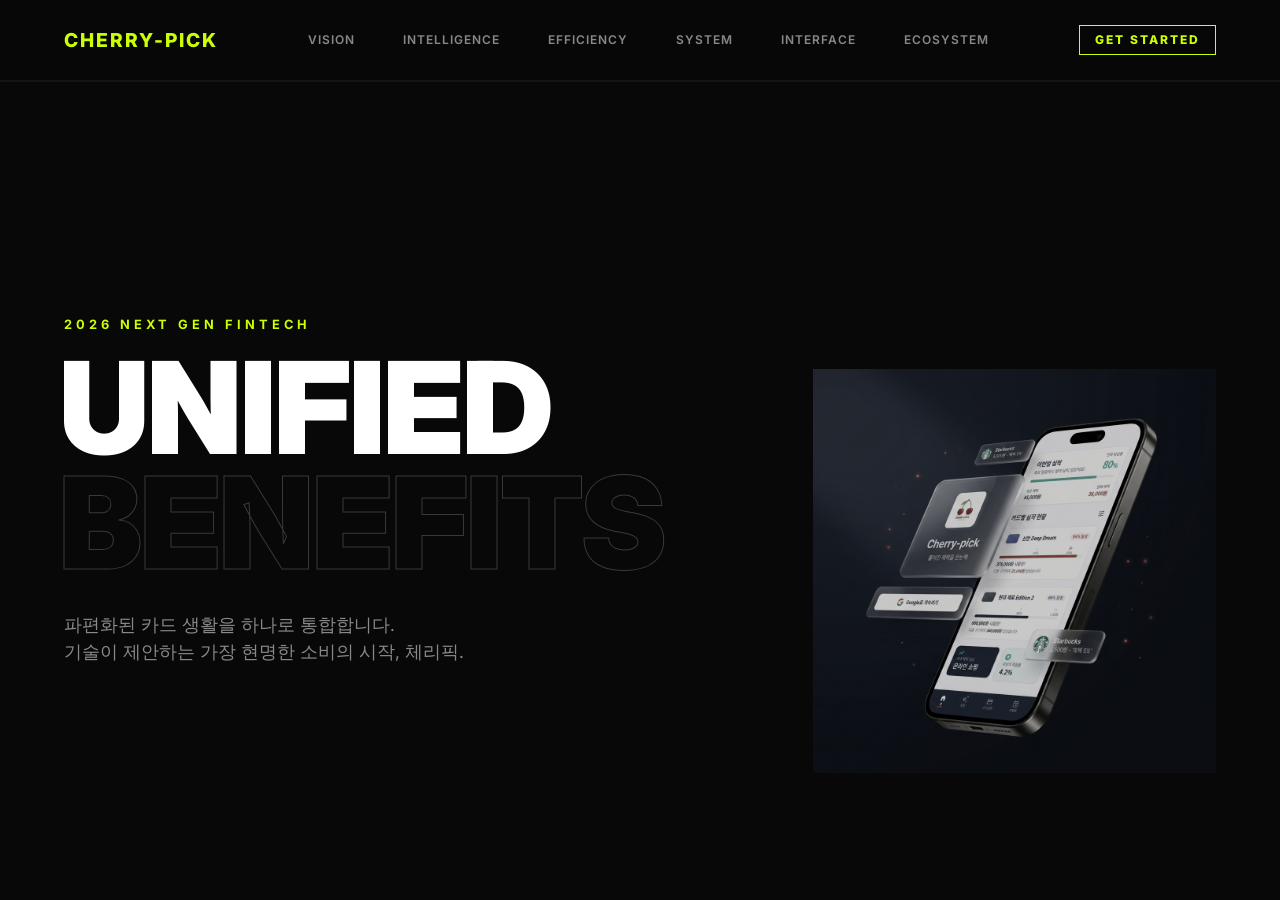
<file: cherry-pick/index.html>
<!DOCTYPE html>
<html lang="ko">

<head>
  <meta charset="UTF-8">
  <meta name="viewport" content="width=device-width, initial-scale=1.0">
  <title>CHERRY-PICK</title>
  <link rel="stylesheet" href="style.css">
  <link rel="preconnect" href="https://fonts.googleapis.com">
  <link rel="preconnect" href="https://fonts.gstatic.com" crossorigin>
  <link href="https://fonts.googleapis.com/css2?family=Inter:wght@400;700;900&display=swap" rel="stylesheet">
</head>

<body>
  <!-- PROGRESS -->
  <div class="progress-container">
    <div class="progress-bar" id="scroll-bar"></div>
  </div>

  <!-- NAVIGATION -->
  <nav class="main-nav">
    <div class="nav-logo">CHERRY-PICK</div>
    <div class="nav-links">
      <a href="#intro">Vision</a>
      <a href="#tech">Intelligence</a>
      <a href="#problem">Efficiency</a>
      <a href="#solution">System</a>
      <a href="#ai">Interface</a>
      <a href="#utilization">Ecosystem</a>
    </div>
    <a href="https://cherry-pick-ruby.vercel.app/" target="_blank" class="nav-logo"
      style="font-size: 0.75rem; text-decoration: none; border: 1px solid var(--primary); padding: 5px 15px;">GET
      STARTED</a>
  </nav>

  <!-- SCROLL CONTAINER -->
  <div class="scroll-container">

    <!-- 01: HERO -->
    <section id="intro" class="snap-section reveal">
      <div class="hero-inner">
        <div class="hero-text">
          <h4>2026 NEXT GEN FINTECH</h4>
          <h1>UNIFIED<span>BENEFITS</span></h1>
          <p class="section-desc" style="margin-top: 2rem;">파편화된 카드 생활을 하나로 통합합니다.<br>기술이 제안하는 가장 현명한 소비의 시작, 체리픽.</p>
        </div>
        <div class="hero-img-container">
          <div class="phone-stack">
            <!-- hero_left removed per request -->
            <div class="phone-wrapper p-right">
              <img src="hero_right.png" alt="App Interface Right">
            </div>
          </div>
        </div>
      </div>
    </section>

    <!-- 02: VISION (Technical Core) -->
    <section id="tech" class="snap-section reveal">
      <div class="side-left"
        style="background: transparent; color: white; display: flex; flex-direction: column; justify-content: center; padding: 0;">
        <div style="background: var(--primary); color: black; padding: 1.5rem 6rem; width: 100%; margin-bottom: 2rem;">
          <h2 class="section-title-large" style="font-size: 5rem; margin-bottom: 0.5rem;">SMART<br>ENGINE</h2> <br>
          <p style="font-weight: 800; letter-spacing: 2px;">ALGORITHMIC SPENDING GUIDE</p>
        </div>
        <div style="padding: 0 6rem;">
          <h2 class="section-title-large" style="font-size: 2.5rem; margin-bottom: 2rem; line-height: 1.2;">단순한 기록을
            넘어<br>지능적인 제안으로</h2>
          <p style="font-weight: 500; font-size: 1.1rem; line-height: 1.6; opacity: 0.8;">사용자의 소비 패턴을 실시간으로 분석하여 전월 실적과
            혜택 한도를 정밀하게 트래킹합니다. 당신의 지갑은 이제 데이터로 말합니다.</p>
        </div>
      </div>
      <div class="side-right">
        <div class="vision-img-box" style="margin-top: 3rem; display: flex; justify-content: center;">
          <img src="cherry.png" alt="Cherry Pick App"
            style="width: 70%; border-radius: 8px; filter: drop-shadow(0 20px 40px rgba(0,0,0,0.4));">
        </div>
      </div>
    </section>

    <!-- 03: EFFICIENCY (Automation) -->
    <section id="problem" class="snap-section reveal">
      <div class="side-left">
        <div class="bg-number">01</div>
        <div class="section-label">EFFICIENCY</div>
        <h2 class="section-title-large">ZERO<br>TOUCH</h2>
        <p class="section-desc">수동 입력의 시대는 끝났습니다. 자동화된 파싱 엔진이 모든 결제 내역을 즉각적으로 분류하고 반영합니다.</p>
      </div>
      <div class="side-right">
        <div class="card-stack">
          <div class="content-card">
            <span class="card-num">LOG</span>
            <div>
              <h3>실시간 파싱 엔진</h3>
              <p class="text-muted">SMS 및 앱 푸시 알림을 분석하여 즉시 데이터화</p>
            </div>
          </div>
          <div class="content-card">
            <span class="card-num">SYNC</span>
            <div>
              <h3>멀티 디바이스 동기화</h3>
              <p class="text-muted">클라우드 기반 실시간 지출 내역 업데이트</p>
            </div>
          </div>
          <div class="content-card">
            <span class="card-num">DATA</span>
            <div>
              <h3>카테고리 지능형 분류</h3>
              <p class="text-muted">소비 업종별 자동 통계 및 리포트 생성</p>
            </div>
          </div>
        </div>
      </div>
    </section>

    <!-- 04: SYSTEM (Features) -->
    <section id="solution" class="snap-section reveal">
      <div class="side-left" style="flex: 0.8;">
        <div class="bg-number">02</div>
        <div class="section-label">SYSTEM</div>
        <h2 class="section-title-large">CORE<br>FEATURES</h2>
        <p class="section-desc">사용자 경험을 최우선으로 설계된 체리픽의 핵심 기능을 확인해 보세요.</p>
      </div>
      <div class="side-right">
        <div class="feature-grid">
          <div class="feature-card-small" data-img="Main Dashboard.jpg">
            <div class="chat-role">VISUALIZE</div>
            <h3>실적 게이지</h3>
          </div>
          <div class="feature-card-small" data-img="Card Recommendation Tab.jpg">
            <div class="chat-role">REPLY</div>
            <h3>최적 카드 추천</h3>
          </div>
          <div class="feature-card-small" data-img="Spending Calendar View - Fixed Layout.jpg">
            <div class="chat-role">CALENDAR</div>
            <h3>소비 타임라인</h3>
          </div>
          <div class="feature-card-small" data-img="Transaction History Edit - Updated Layout.jpg">
            <div class="chat-role">EDIT</div>
            <h3>데이터 매니지먼트</h3>
          </div>
        </div>
      </div>
    </section>

    <!-- 05: INTERFACE (UI/UX) -->
    <section id="ai" class="snap-section reveal">
      <div class="side-left">
        <img src="ai_chat_new.png" alt="Interface" style="width: 100%; opacity: 0.8;">
      </div>
      <div class="side-right">
        <div class="bg-number" style="right: 2rem; left: auto;">03</div>
        <div class="section-label">INTERFACE</div>
        <h2 class="section-title-large">INTUITIVE<br>UX DESIGN</h2>
        <p class="section-desc">복잡한 금융 정보를 가장 직관적인 형태로 전달합니다. 한 번의 탭으로 모든 혜택을 제어하세요.</p>
        <div class="card-stack" style="margin-top: 2rem;">
          <div class="content-card" style="background: var(--primary); color: black;">
            <p style="font-weight: 800;">"가장 강력한 기술은 보이지 않아야 한다."</p>
          </div>
        </div>
      </div>
    </section>

    <!-- 06: ECOSYSTEM (Architecture) -->
    <section id="utilization" class="snap-section reveal">
      <div class="side-left">
        <div class="bg-number">04</div>
        <div class="section-label">ECOSYSTEM</div>
        <h2 class="section-title-large">ROBUST<br>ENGINE</h2>
        <div class="util-table">
          <div class="util-row">
            <div class="col-step">SECURITY</div>
            <div class="col-purpose">Firebase 기반의 안전한 데이터 아키텍처 및 권한 관리</div>
          </div>
          <div class="util-row">
            <div class="col-step">INTEGRATION</div>
            <div class="col-purpose">GAS와 Google Cloud 인프라를 통한 끊김 없는 시스템 연동</div>
          </div>
          <div class="util-row">
            <div class="col-step">ACCURACY</div>
            <div class="col-purpose">Vanillia JS SPA 구조를 통한 초고속 데이터 렌더링 및 무결성 보장</div>
          </div>
        </div>
      </div>
      <div class="side-right">
        <img src="flowchart.png" alt="System Architecture"
          style="width: 100%; border-radius: 12px; box-shadow: 0 30px 60px rgba(0,0,0,0.5);">
      </div>
    </section>

    <!-- FOOTER -->
    <footer class="snap-section reveal"
      style="background: #000; text-align: center; justify-content: center; flex-direction: column;">
      <h1 style="font-size: 6vw; font-weight: 900; line-height: 1; letter-spacing: -2px;">CHERRY-PICK</h1>
      <p style="color: var(--text-muted); margin-top: 2rem;">당신의 지갑에 마침표를 찍다. 지금 시작하세요.</p>
      <a href="https://cherry-pick-ruby.vercel.app/" target="_blank"
        style="margin-top: 3rem; color: var(--primary); text-decoration: none; font-weight: 900; font-size: 1.5rem; border-bottom: 2px solid var(--primary);">EXPLORE
        THE APP</a>
    </footer>

  </div>

  <!-- MODAL -->
  <div id="imageModal" class="modal">
    <img class="modal-content" id="modalImg">
  </div>

  <script>
    const observer = new IntersectionObserver((entries) => {
      entries.forEach(entry => {
        if (entry.isIntersecting) entry.target.classList.add('active');
      });
    }, { threshold: 0.1 });

    document.querySelectorAll('.reveal').forEach(el => observer.observe(el));

    const scrollContainer = document.querySelector('.scroll-container');
    scrollContainer.addEventListener('scroll', () => {
      const scrolled = scrollContainer.scrollTop;
      const total = scrollContainer.scrollHeight - scrollContainer.clientHeight;
      const bar = document.getElementById("scroll-bar");
      if (bar) bar.style.width = (scrolled / total * 100) + "%";
    });

    // SMOOTH SCROLL FOR NAV LINKS
    document.querySelectorAll('.nav-links a').forEach(link => {
      link.addEventListener('click', (e) => {
        e.preventDefault();
        const targetId = link.getAttribute('href');
        const targetSection = document.querySelector(targetId);
        if (targetSection) {
          scrollContainer.scrollTo({
            top: targetSection.offsetTop - 80,
            behavior: 'smooth'
          });
        }
      });
    });

    const modal = document.getElementById('imageModal');
    const modalImg = document.getElementById('modalImg');
    document.querySelectorAll('.feature-card-small').forEach(card => {
      card.addEventListener('click', () => {
        modalImg.src = card.getAttribute('data-img');
        modal.classList.add('active');
      });
    });
    modal.addEventListener('click', () => modal.classList.remove('active'));
  </script>
</body>

</html>
</file>
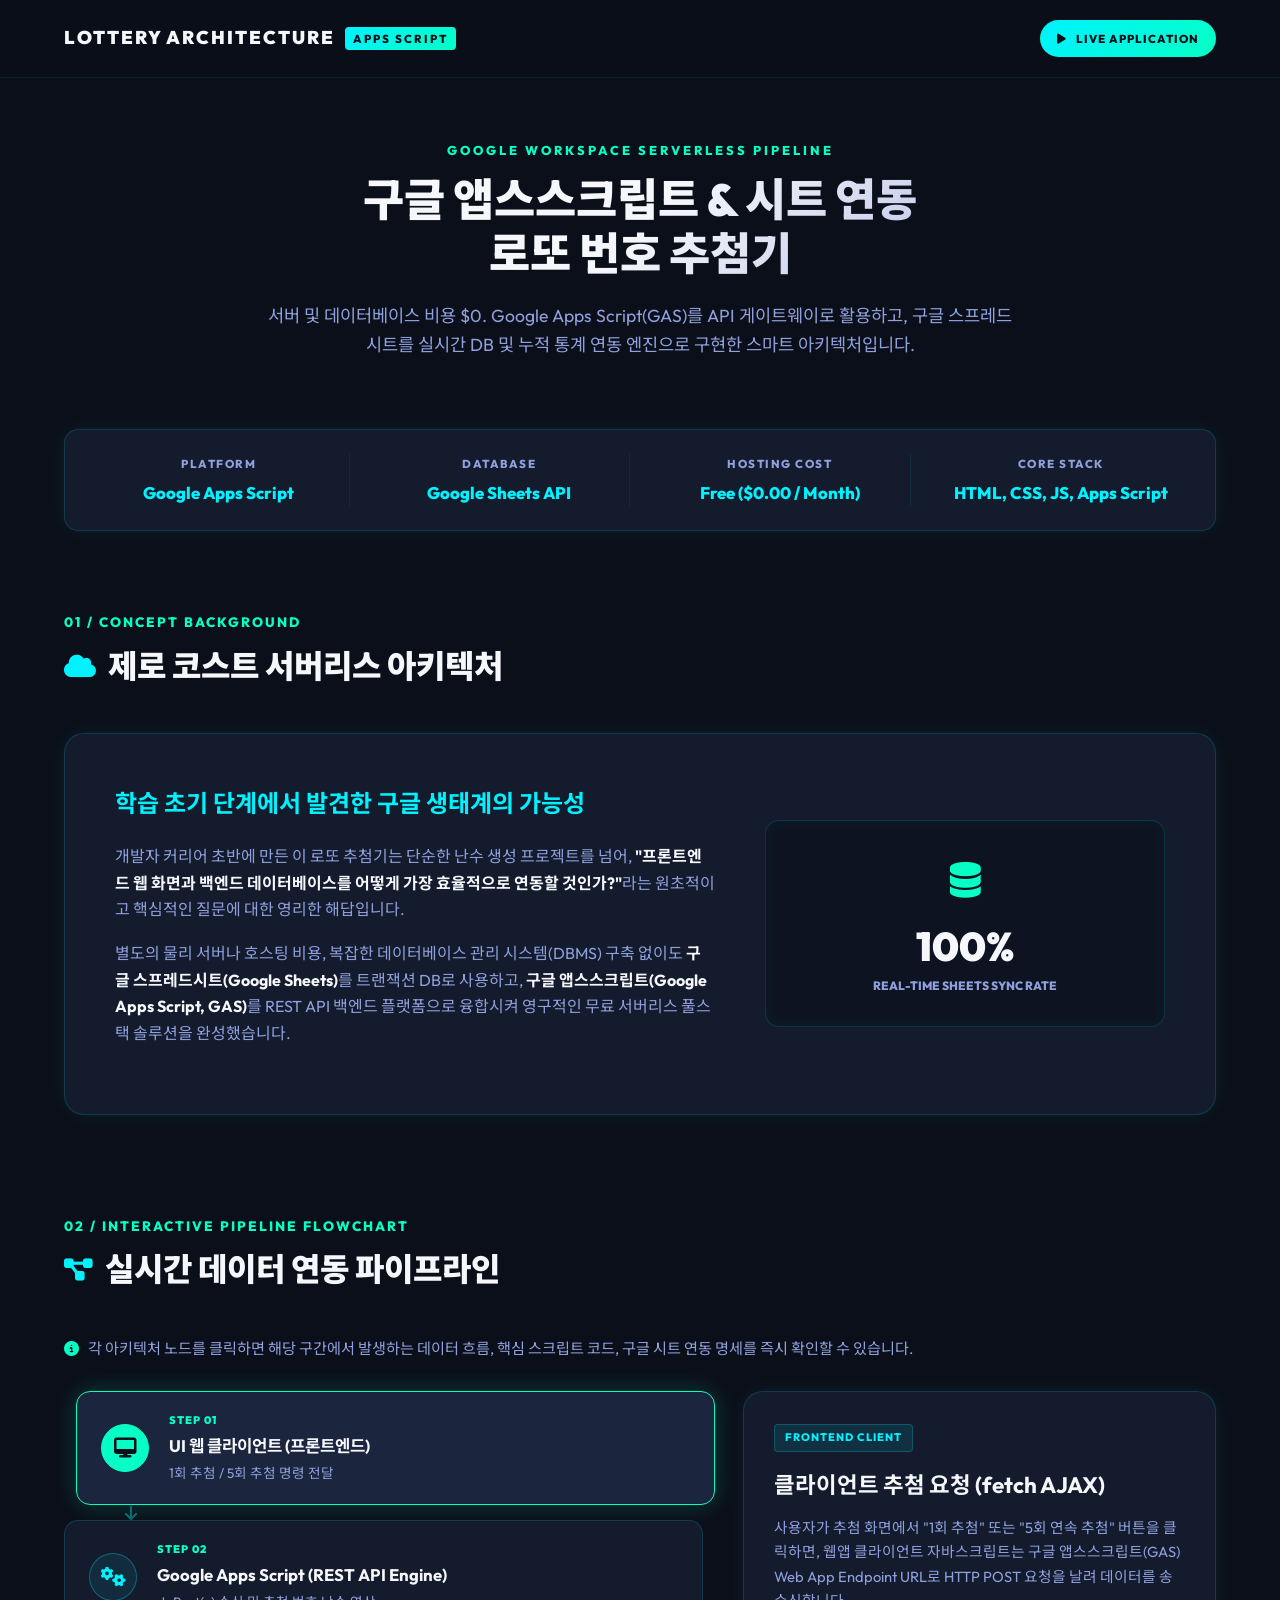
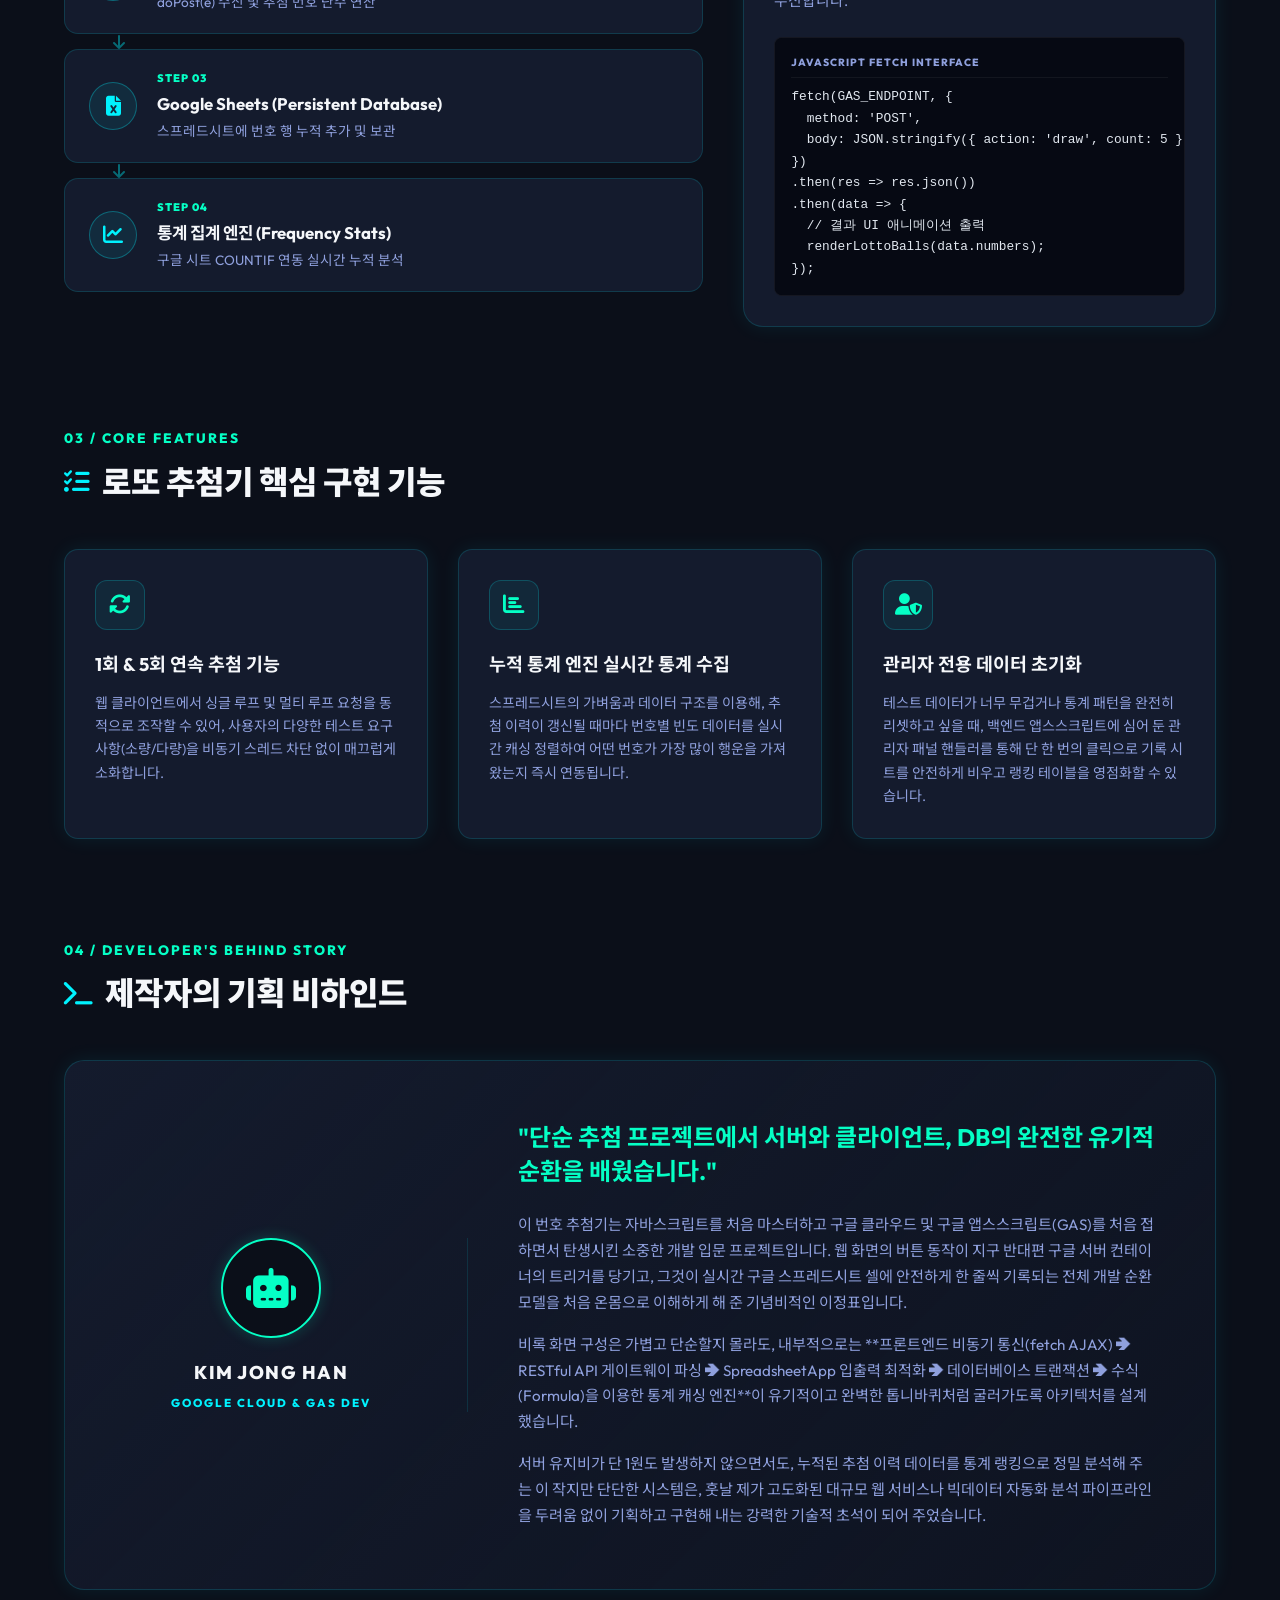
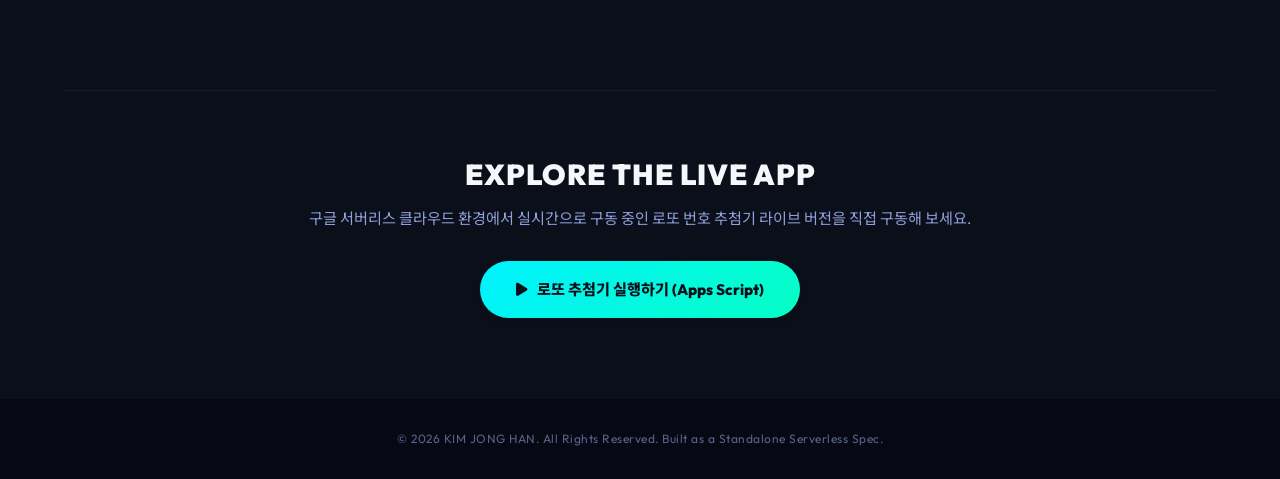
<file: lotto/index.html>
<!DOCTYPE html>
<html lang="ko">
<head>
    <meta charset="UTF-8">
    <meta name="viewport" content="width=device-width, initial-scale=1.0">
    <title>LOTTERY GENERATOR | Serverless Architecture Concept</title>
    <!-- Font Awesome for Icons -->
    <link rel="stylesheet" href="https://cdnjs.cloudflare.com/ajax/libs/font-awesome/6.4.0/css/all.min.css">
    <!-- Google Fonts: Outfit for Tech UI, Noto Sans KR for Korean -->
    <link href="https://fonts.googleapis.com/css2?family=Noto+Sans+KR:wght@300;400;500;700;900&family=Outfit:wght@300;400;500;700;900&display=swap" rel="stylesheet">
    
    <!-- Link to self-contained modular styling and script files -->
    <link rel="stylesheet" href="style.css">
    <script src="app.js" defer></script>
</head>
<body>

    <!-- --- Header --- -->
    <header>
        <div class="header-logo">
            LOTTERY ARCHITECTURE <span>APPS SCRIPT</span>
        </div>
        <div class="header-links">
            <a href="https://script.google.com/macros/s/AKfycbwIYuqZlQ1IR2JCyJi-JjCyit4s6SksnitHsQ32eutyaWWwFeSVYNaG0s9JSzFTWtA/exec" target="_blank" class="btn-header-link btn-header-accent">
                <i class="fa-solid fa-play" style="margin-right:6px;"></i> LIVE APPLICATION
            </a>
        </div>
    </header>

    <div class="wrapper">

        <!-- --- Project Hero --- -->
        <section class="project-hero">
            <div class="project-category">Google Workspace Serverless Pipeline</div>
            <h1 class="project-title">구글 앱스스크립트 & 시트 연동<br>로또 번호 추첨기</h1>
            <p class="project-subtitle">서버 및 데이터베이스 비용 $0. Google Apps Script(GAS)를 API 게이트웨이로 활용하고, 구글 스프레드시트를 실시간 DB 및 누적 통계 연동 엔진으로 구현한 스마트 아키텍처입니다.</p>
        </section>

        <!-- --- Metadata Cards --- -->
        <div class="meta-grid">
            <div class="meta-item">
                <div class="meta-lbl">Platform</div>
                <div class="meta-val">Google Apps Script</div>
            </div>
            <div class="meta-item">
                <div class="meta-lbl">Database</div>
                <div class="meta-val">Google Sheets API</div>
            </div>
            <div class="meta-item">
                <div class="meta-lbl">Hosting Cost</div>
                <div class="meta-val">Free ($0.00 / Month)</div>
            </div>
            <div class="meta-item">
                <div class="meta-lbl">Core Stack</div>
                <div class="meta-val">HTML, CSS, JS, Apps Script</div>
            </div>
        </div>

        <!-- --- Segment 1: Background & Vision --- -->
        <section>
            <div class="section-header">
                <span class="section-num">01 / CONCEPT BACKGROUND</span>
                <h2 class="section-title"><i class="fa-solid fa-cloud"></i> 제로 코스트 서버리스 아키텍처</h2>
            </div>
            <div class="tech-intro-box">
                <div class="intro-left">
                    <h3>학습 초기 단계에서 발견한 구글 생태계의 가능성</h3>
                    <p>개발자 커리어 초반에 만든 이 로또 추첨기는 단순한 난수 생성 프로젝트를 넘어, <strong>"프론트엔드 웹 화면과 백엔드 데이터베이스를 어떻게 가장 효율적으로 연동할 것인가?"</strong>라는 원초적이고 핵심적인 질문에 대한 영리한 해답입니다.</p>
                    <p>별도의 물리 서버나 호스팅 비용, 복잡한 데이터베이스 관리 시스템(DBMS) 구축 없이도 <strong>구글 스프레드시트(Google Sheets)</strong>를 트랜잭션 DB로 사용하고, <strong>구글 앱스스크립트(Google Apps Script, GAS)</strong>를 REST API 백엔드 플랫폼으로 융합시켜 영구적인 무료 서버리스 풀스택 솔루션을 완성했습니다.</p>
                </div>
                <div class="intro-right">
                    <div class="stats-card">
                        <div class="sc-icon"><i class="fa-solid fa-database"></i></div>
                        <div class="sc-number">100%</div>
                        <div class="sc-lbl">Real-time Sheets Sync Rate</div>
                    </div>
                </div>
            </div>
        </section>

        <!-- --- Segment 2: Interactive System Flowchart --- -->
        <section>
            <div class="section-header">
                <span class="section-num">02 / INTERACTIVE PIPELINE FLOWCHART</span>
                <h2 class="section-title"><i class="fa-solid fa-diagram-project"></i> 실시간 데이터 연동 파이프라인</h2>
            </div>
            <p style="color:var(--text-muted); margin-bottom:30px; font-size:0.95rem;">
                <i class="fa-solid fa-circle-info" style="color:var(--accent-cyan); margin-right:6px;"></i> 각 아키텍처 노드를 클릭하면 해당 구간에서 발생하는 데이터 흐름, 핵심 스크립트 코드, 구글 시트 연동 명세를 즉시 확인할 수 있습니다.
            </p>
            <div class="flowchart-grid">
                <!-- Left: Flowchart Nodes -->
                <div class="flowchart-nodes">
                    <!-- Node 1 -->
                    <div class="flow-node active" data-node="ui">
                        <div class="node-icon"><i class="fa-solid fa-desktop"></i></div>
                        <div class="node-details">
                            <span class="node-step">STEP 01</span>
                            <h4>UI 웹 클라이언트 (프론트엔드)</h4>
                            <p>1회 추첨 / 5회 추첨 명령 전달</p>
                        </div>
                        <div class="node-arrow"><i class="fa-solid fa-arrow-down"></i></div>
                    </div>

                    <!-- Node 2 -->
                    <div class="flow-node" data-node="gas">
                        <div class="node-icon"><i class="fa-solid fa-gears"></i></div>
                        <div class="node-details">
                            <span class="node-step">STEP 02</span>
                            <h4>Google Apps Script (REST API Engine)</h4>
                            <p>doPost(e) 수신 및 추첨 번호 난수 연산</p>
                        </div>
                        <div class="node-arrow"><i class="fa-solid fa-arrow-down"></i></div>
                    </div>

                    <!-- Node 3 -->
                    <div class="flow-node" data-node="sheet">
                        <div class="node-icon"><i class="fa-solid fa-file-excel"></i></div>
                        <div class="node-details">
                            <span class="node-step">STEP 03</span>
                            <h4>Google Sheets (Persistent Database)</h4>
                            <p>스프레드시트에 번호 행 누적 추가 및 보관</p>
                        </div>
                        <div class="node-arrow"><i class="fa-solid fa-arrow-down"></i></div>
                    </div>

                    <!-- Node 4 -->
                    <div class="flow-node" data-node="stats">
                        <div class="node-icon"><i class="fa-solid fa-chart-line"></i></div>
                        <div class="node-details">
                            <span class="node-step">STEP 04</span>
                            <h4>통계 집계 엔진 (Frequency Stats)</h4>
                            <p>구글 시트 COUNTIF 연동 실시간 누적 분석</p>
                        </div>
                    </div>
                </div>

                <!-- Right: Specifications Info Panel -->
                <div class="flowchart-info-panel">
                    <div class="panel-inner">
                        <!-- UI Detail Card -->
                        <div id="panel-ui" class="panel-card active">
                            <span class="panel-badge">FRONTEND CLIENT</span>
                            <h3>클라이언트 추첨 요청 (fetch AJAX)</h3>
                            <p class="panel-desc">사용자가 추첨 화면에서 "1회 추첨" 또는 "5회 연속 추첨" 버튼을 클릭하면, 웹앱 클라이언트 자바스크립트는 구글 앱스스크립트(GAS) Web App Endpoint URL로 HTTP POST 요청을 날려 데이터를 송수신합니다.</p>
                            <div class="code-box">
                                <span class="code-lbl">Javascript fetch Interface</span>
                                <pre><code>fetch(GAS_ENDPOINT, {
  method: 'POST',
  body: JSON.stringify({ action: 'draw', count: 5 })
})
.then(res => res.json())
.then(data => {
  // 결과 UI 애니메이션 출력
  renderLottoBalls(data.numbers);
});</code></pre>
                            </div>
                        </div>

                        <!-- GAS Detail Card -->
                        <div id="panel-gas" class="panel-card">
                            <span class="panel-badge badge-purple">APPS SCRIPT API</span>
                            <h3>구글 앱스스크립트 API 제어 컨트롤러</h3>
                            <p class="panel-desc">구글의 서버리스 컨테이너 환경에서 실행되는 Apps Script 코드는 `doPost(e)` 리스너로 들어오는 비동기 요청을 파싱하고, 서버 사이드 난수 로또 추첨 로직을 수행한 후 결과를 데이터베이스로 주입합니다.</p>
                            <div class="code-box">
                                <span class="code-lbl">doPost(e) Serverless Controller</span>
                                <pre><code>function doPost(e) {
  var request = JSON.parse(e.postData.contents);
  if (request.action === 'draw') {
    var drawnNumbers = generateLottoNumbers(request.count);
    saveToSheet(drawnNumbers);
    return ContentService.createTextOutput(
      JSON.stringify({ numbers: drawnNumbers })
    ).setMimeType(ContentService.MimeType.JSON);
  }
}</code></pre>
                            </div>
                        </div>

                        <!-- Sheet Detail Card -->
                        <div id="panel-sheet" class="panel-card class-sheet">
                            <span class="panel-badge badge-green">GOOGLE SHEETS DB</span>
                            <h3>구글 스프레드시트 트랜잭션 DB</h3>
                            <p class="panel-desc">앱스스크립트의 `SpreadsheetApp` 기본 패키지 API를 호출하여, 추첨된 난수 조합과 추첨 일시(Timestamp)를 구글 스프레드시트에 영구 레코드로 누적 저장합니다. 안정적이고 비용이 전혀 들지 않는 영구 보관소입니다.</p>
                            <div class="code-box">
                                <span class="code-lbl">Database Sheet Append Row</span>
                                <pre><code>function saveToSheet(numbersArray) {
  var ss = SpreadsheetApp.getActiveSpreadsheet();
  var sheet = ss.getSheetByName("DrawHistory");
  var timestamp = new Date();
  
  // 2차원 데이터 구조로 한번에 시트에 밀어넣어 I/O 속도 극대화
  numbersArray.forEach(function(row) {
    sheet.appendRow([timestamp, row[0], row[1], row[2], row[3], row[4], row[5]]);
  });
}</code></pre>
                            </div>
                        </div>

                        <!-- Stats Detail Card -->
                        <div id="panel-stats" class="panel-card class-stats">
                            <span class="panel-badge badge-gold">FREQUENCY ENGINE</span>
                            <h3>실시간 번호별 누적 통계 분석</h3>
                            <p class="panel-desc">구글 시트의 막강한 수식(Formula) 연산 기능인 `COUNTIF`를 별도의 통계 연산 테이블에 심어 둡니다. 데이터가 수집될 때마다 서버 부하가 전혀 없이 **1부터 45까지 각 번호의 전체 누적 출현 횟수와 백분율 빈도**가 실시간으로 수집됩니다.</p>
                            <div class="code-box">
                                <span class="code-lbl">Sheets Real-time Formula</span>
                                <pre><code>// 1번 번호의 누적 출현 빈도수 구하기
=COUNTIF(DrawHistory!B:G, 1)

// 45번 번호의 누적 출현 빈도수 구하기
=COUNTIF(DrawHistory!B:G, 45)

// 번호별 출현 빈도를 기준으로 정렬하여 가시적인 순위 랭킹 제공</code></pre>
                            </div>
                        </div>
                    </div>
                </div>
            </div>
        </section>

        <!-- --- Segment 3: Key Technical Features --- -->
        <section>
            <div class="section-header">
                <span class="section-num">03 / CORE FEATURES</span>
                <h2 class="section-title"><i class="fa-solid fa-list-check"></i> 로또 추첨기 핵심 구현 기능</h2>
            </div>
            <div class="tech-grid">
                <!-- Feature 1 -->
                <div class="tech-card">
                    <div class="tc-icon-wrap"><i class="fa-solid fa-rotate"></i></div>
                    <h3>1회 & 5회 연속 추첨 기능</h3>
                    <p>웹 클라이언트에서 싱글 루프 및 멀티 루프 요청을 동적으로 조작할 수 있어, 사용자의 다양한 테스트 요구사항(소량/다량)을 비동기 스레드 차단 없이 매끄럽게 소화합니다.</p>
                </div>

                <!-- Feature 2 -->
                <div class="tech-card">
                    <div class="tc-icon-wrap"><i class="fa-solid fa-chart-bar"></i></div>
                    <h3>누적 통계 엔진 실시간 통계 수집</h3>
                    <p>스프레드시트의 가벼움과 데이터 구조를 이용해, 추첨 이력이 갱신될 때마다 번호별 빈도 데이터를 실시간 캐싱 정렬하여 어떤 번호가 가장 많이 행운을 가져왔는지 즉시 연동됩니다.</p>
                </div>

                <!-- Feature 3 -->
                <div class="tech-card">
                    <div class="tc-icon-wrap"><i class="fa-solid fa-user-shield"></i></div>
                    <h3>관리자 전용 데이터 초기화</h3>
                    <p>테스트 데이터가 너무 무겁거나 통계 패턴을 완전히 리셋하고 싶을 때, 백엔드 앱스스크립트에 심어 둔 관리자 패널 핸들러를 통해 단 한 번의 클릭으로 기록 시트를 안전하게 비우고 랭킹 테이블을 영점화할 수 있습니다.</p>
                </div>
            </div>
        </section>

        <!-- --- Segment 4: Developer's Behind Story --- -->
        <section>
            <div class="section-header">
                <span class="section-num">04 / DEVELOPER'S BEHIND STORY</span>
                <h2 class="section-title"><i class="fa-solid fa-terminal"></i> 제작자의 기획 비하인드</h2>
            </div>
            <div class="story-container">
                <div class="story-left">
                    <div class="story-avatar-wrap">
                        <i class="fa-solid fa-robot"></i>
                    </div>
                    <h4>KIM JONG HAN</h4>
                    <p>Google Cloud & GAS Dev</p>
                </div>
                <div class="story-right">
                    <h3>"단순 추첨 프로젝트에서 서버와 클라이언트, DB의 완전한 유기적 순환을 배웠습니다."</h3>
                    <p>이 번호 추첨기는 자바스크립트를 처음 마스터하고 구글 클라우드 및 구글 앱스스크립트(GAS)를 처음 접하면서 탄생시킨 소중한 개발 입문 프로젝트입니다. 웹 화면의 버튼 동작이 지구 반대편 구글 서버 컨테이너의 트리거를 당기고, 그것이 실시간 구글 스프레드시트 셀에 안전하게 한 줄씩 기록되는 전체 개발 순환 모델을 처음 온몸으로 이해하게 해 준 기념비적인 이정표입니다.</p>
                    <p>비록 화면 구성은 가볍고 단순할지 몰라도, 내부적으로는 **프론트엔드 비동기 통신(fetch AJAX) ➔ RESTful API 게이트웨이 파싱 ➔ SpreadsheetApp 입출력 최적화 ➔ 데이터베이스 트랜잭션 ➔ 수식(Formula)을 이용한 통계 캐싱 엔진**이 유기적이고 완벽한 톱니바퀴처럼 굴러가도록 아키텍처를 설계했습니다.</p>
                    <p>서버 유지비가 단 1원도 발생하지 않으면서도, 누적된 추첨 이력 데이터를 통계 랭킹으로 정밀 분석해 주는 이 작지만 단단한 시스템은, 훗날 제가 고도화된 대규모 웹 서비스나 빅데이터 자동화 분석 파이프라인을 두려움 없이 기획하고 구현해 내는 강력한 기술적 초석이 되어 주었습니다.</p>
                </div>
            </div>
        </section>

        <!-- --- Bottom CTA --- -->
        <div class="bottom-cta">
            <h3 class="cta-title">EXPLORE THE LIVE APP</h3>
            <p class="cta-subtitle">구글 서버리스 클라우드 환경에서 실시간으로 구동 중인 로또 번호 추첨기 라이브 버전을 직접 구동해 보세요.</p>
            <div class="cta-btn-group">
                <a href="https://script.google.com/macros/s/AKfycbwIYuqZlQ1IR2JCyJi-JjCyit4s6SksnitHsQ32eutyaWWwFeSVYNaG0s9JSzFTWtA/exec" target="_blank" class="btn-cta-link btn-renewal">
                    <i class="fa-solid fa-play"></i> 로또 추첨기 실행하기 (Apps Script)
                </a>
            </div>
        </div>

    </div>

    <!-- --- Premium Cyber Footer Copyright --- -->
    <footer>
        <div class="footer-inner">
            <p>© 2026 KIM JONG HAN. All Rights Reserved. Built as a Standalone Serverless Spec.</p>
        </div>
    </footer>

</body>
</html>
</file>
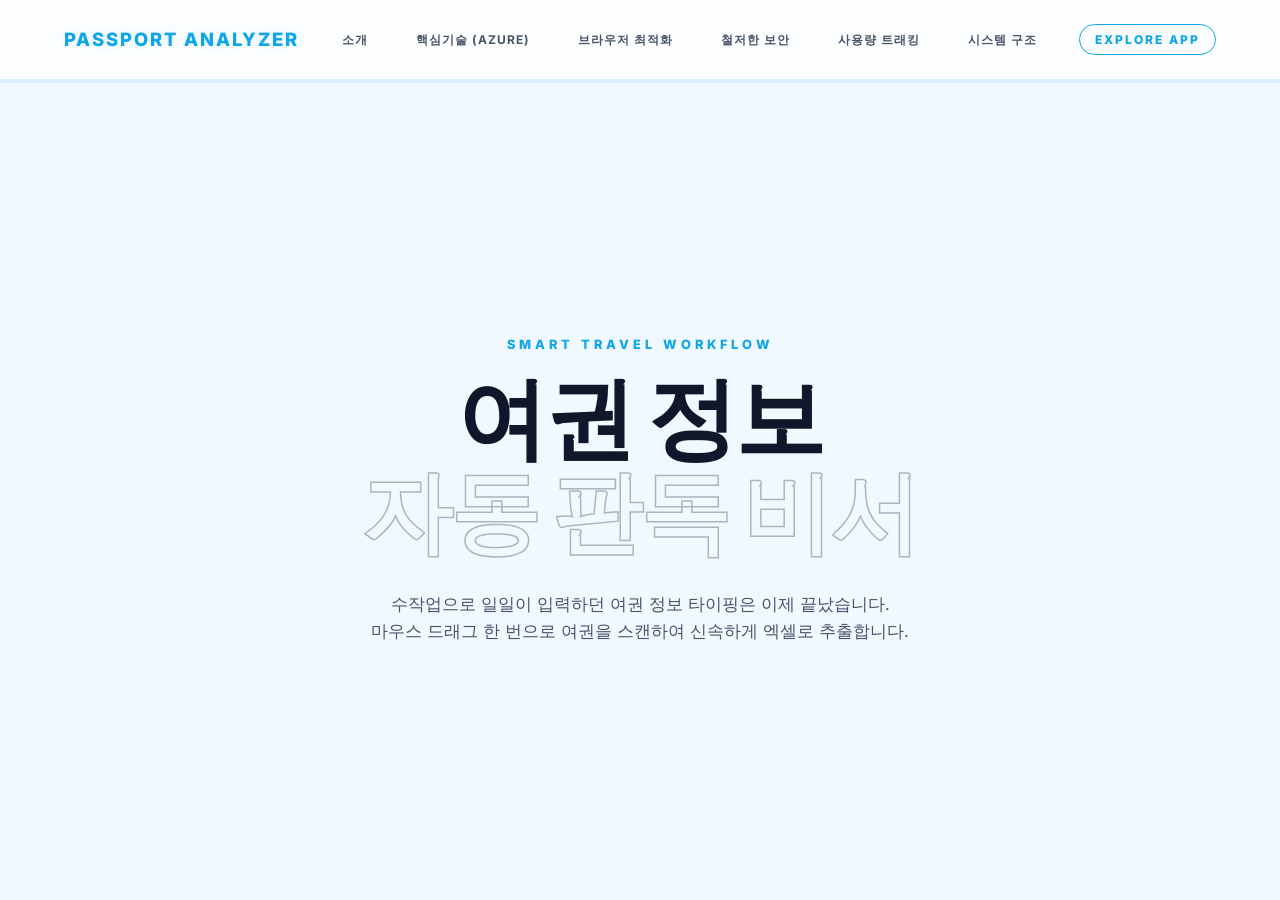
<file: passport/index.html>
<!DOCTYPE html>
<html lang="ko">

<head>
  <meta charset="UTF-8">
  <meta name="viewport" content="width=device-width, initial-scale=1.0">
  <title>PASSPORT ANALYZER CONCEPT</title>
  <link rel="stylesheet" href="style.css">
  <link rel="preconnect" href="https://fonts.googleapis.com">
  <link rel="preconnect" href="https://fonts.gstatic.com" crossorigin>
  <link href="https://fonts.googleapis.com/css2?family=Inter:wght@400;700;900&display=swap" rel="stylesheet">
</head>

<body>
  <!-- PROGRESS -->
  <div class="progress-container">
    <div class="progress-bar" id="scroll-bar"></div>
  </div>

  <!-- NAVIGATION -->
  <nav class="main-nav">
    <div class="nav-logo">PASSPORT ANALYZER</div>
    <div class="nav-links">
      <a href="#intro">소개</a>
      <a href="#tech">핵심기술 (Azure)</a>
      <a href="#optimization">브라우저 최적화</a>
      <a href="#security">철저한 보안</a>
      <a href="#stats">사용량 트래킹</a>
      <a href="#architecture">시스템 구조</a>
    </div>
    <a href="https://passport-analyzer.web.app/" target="_blank" class="nav-logo"
      style="font-size: 0.75rem; text-decoration: none; border: 1px solid var(--primary); padding: 5px 15px; border-radius: 20px;">EXPLORE APP</a>
  </nav>

  <!-- SCROLL CONTAINER -->
  <div class="scroll-container">

    <!-- 01: HERO -->
    <section id="intro" class="snap-section reveal">
      <div class="hero-inner" style="justify-content: center; text-align: center; width: 100%;">
        <div class="hero-text" style="max-width: 800px; margin: 0 auto; display: flex; flex-direction: column; align-items: center;">
          <h4>SMART TRAVEL WORKFLOW</h4>
          <h1>여권 정보<span>자동 판독 비서</span></h1>
          <p class="section-desc" style="margin-top: 2rem; max-width: 100%;">수작업으로 일일이 입력하던 여권 정보 타이핑은 이제 끝났습니다.<br>마우스 드래그 한 번으로 여권을 스캔하여 신속하게 엑셀로 추출합니다.</p>
        </div>
      </div>
    </section>

    <!-- 02: INTELLIGENT OCR (Azure Document Intelligence) -->
    <section id="tech" class="snap-section reveal">
      <div class="side-left"
        style="background: transparent; color: var(--text-main); display: flex; flex-direction: column; justify-content: center; padding: 0;">
        <div style="background: var(--primary); color: white; padding: 1.5rem 6rem; width: 100%; margin-bottom: 2rem;">
          <h2 class="section-title-large" style="font-size: 4rem; margin-bottom: 0.5rem; color: white;">Azure AI<br>OCR 기술이란?</h2> <br>
          <p style="font-weight: 800; letter-spacing: 2px;">MICROSOFT CLOUD COGNITIVE ENGINE</p>
        </div>
        <div style="padding: 0 6rem;">
          <h2 class="section-title-large" style="font-size: 2.2rem; margin-bottom: 2rem; line-height: 1.2;">눈으로 읽듯 정확한<br>텍스트 추출 및 판독</h2>
          <p style="font-weight: 500; font-size: 1.1rem; line-height: 1.6; opacity: 0.9;">
            <strong>Azure(애저)란?</strong> Microsoft가 제공하는 세계 최고 수준의 클라우드 플랫폼입니다.<br><br>
            이 시스템은 Azure의 최신 인공지능 엔진을 사용합니다. 업로드된 여권 이미지 속 영문 성명, 여권번호, 생년월일, 만료일 등 핵심 데이터를 인공지능이 눈으로 읽어내어 디지털 텍스트로 정확하게 변환합니다.
          </p>
        </div>
      </div>
      <div class="side-right">
        <div class="vision-img-box" style="margin-top: 3rem; display: flex; justify-content: center;">
          <img src="../img/azure_vision_ocr.png" alt="Azure Vision OCR Introduction"
            style="width: 90%; border-radius: 8px; filter: drop-shadow(0 20px 40px rgba(0,0,0,0.08)); border: 1px solid var(--glass-border);">
        </div>
      </div>
    </section>

    <!-- 03: OPTIMIZATION (Browser Compression & PDF Rendering) -->
    <section id="optimization" class="snap-section reveal">
      <div class="side-left">
        <div class="bg-number">01</div>
        <div class="section-label">OPTIMIZATION</div>
        <h2 class="section-title-large">브라우저 내<br>자동 전처리</h2>
        <p class="section-desc">무거운 원본 파일도 브라우저 내부에서 스스로 최적화하여 인공지능에 안전하고 빠르게 전송합니다.</p>
      </div>
      <div class="side-right">
        <div class="card-stack">
          <div class="content-card">
            <span class="card-num">압축</span>
            <div>
              <h3>5MB 초과 이미지 자동 압축</h3>
              <p class="text-muted">사용자 컴퓨터 리소스를 활용한 Canvas API를 통해 화질 저하 없이 원본 여권 사진을 분석에 최적화된 용량으로 자동 리사이징합니다.</p>
            </div>
          </div>
          <div class="content-card">
            <span class="card-num">PDF</span>
            <div>
              <h3>PDF 실시간 이미지 변환</h3>
              <p class="text-muted">별도의 서버 설치 없이 웹 브라우저 단에서 직접 PDF 문서 페이지를 JPG 이미지로 변환하여 분석 엔진에 다이렉트로 전달합니다.</p>
            </div>
          </div>
          <div class="content-card">
            <span class="card-num">포맷</span>
            <div>
              <h3>날짜 데이터 표준 정렬</h3>
              <p class="text-muted">해외 여권의 복잡하고 통일되지 않은 날짜 표기법을 `YYYY.MM.DD`의 한눈에 알기 쉬운 표준 형식으로 깔끔하게 포맷팅합니다.</p>
            </div>
          </div>
        </div>
      </div>
    </section>

    <!-- 04: SECURITY (Auth & Key Management) -->
    <section id="security" class="snap-section reveal">
      <div class="side-left" style="flex: 0.8;">
        <div class="bg-number">02</div>
        <div class="section-label">SECURITY & PRIVACY</div>
        <h2 class="section-title-large">완벽한 개인 정보<br>보안 설계</h2>
        <p class="section-desc">가장 민감한 개인 정보와 인증 정보를 최첨단 암호화 기술로 분리하여 철저히 지킵니다.</p>
      </div>
      <div class="side-right">
        <div class="feature-grid">
          <div class="feature-card-small">
            <div class="chat-role">구글 로그인</div>
            <h3>간편하고 안전한 권한 제어</h3>
            <p style="color: var(--text-muted); font-size: 0.85rem; margin-top: 0.5rem; line-height: 1.4;">인가된 사용자만 서비스를 이용할 수 있도록 친숙하고 강력한 구글 소셜 인증을 통해 안전한 접속 환경을 유지합니다.</p>
          </div>
          <div class="feature-card-small">
            <div class="chat-role">개인 API 키 보안</div>
            <h3>본인 외 열람 불가 암호화</h3>
            <p style="color: var(--text-muted); font-size: 0.85rem; margin-top: 0.5rem; line-height: 1.4;">각 사용자의 Azure API 접근키를 웹표준 최고 수준(AES-GCM)으로 브라우저 단에서 암호화한 뒤 보관하므로, 시스템 운영자나 데이터베이스가 유출되어도 절대 안전합니다.</p>
          </div>
          <div class="feature-card-small">
            <div class="chat-role">역할 기반 관리자 제어</div>
            <h3>비인가 계정 즉시 통제</h3>
            <p style="color: var(--text-muted); font-size: 0.85rem; margin-top: 0.5rem; line-height: 1.4;">관리자는 무분별한 접근을 실시간 모니터링하며, 비인가자 혹은 퇴사자의 권한을 대시보드에서 원클릭으로 활성화/차단할 수 있습니다.</p>
          </div>
          <div class="feature-card-small">
            <div class="chat-role">서버 미저장 방식</div>
            <h3>원천 차단된 정보 유출</h3>
            <p style="color: var(--text-muted); font-size: 0.85rem; margin-top: 0.5rem; line-height: 1.4;">사용자가 올리는 여권 원본 파일은 그 어떤 중간 서버에도 저장되지 않으며, 브라우저 메모리 안에서 즉각 처리되고 휘발됩니다.</p>
          </div>
        </div>
      </div>
    </section>

    <!-- 05: METRICS (Firestore Session Logging) -->
    <section id="stats" class="snap-section reveal">
      <div class="side-left">
        <div class="bg-number">03</div>
        <div class="section-label">METRICS</div>
        <h2 class="section-title-large">사용량 파악 및<br>비용 모니터링</h2>
        <p class="section-desc">사용자별 작업 통계를 실시간 수집하여, 서버 오남용을 줄이고 효율적인 비용 관리를 돕습니다.</p>
        <div class="card-stack" style="margin-top: 2rem;">
          <div class="content-card" style="background: var(--primary); color: white;">
            <p style="font-weight: 800; color: white;">"과도한 통신 요금이 부과되는 것을 사전에 예방하기 위해, 실사용 횟수와 작업 로그를 안전하게 로깅 및 대시보드화합니다."</p>
          </div>
        </div>
      </div>
      <div class="side-right">
        <div class="card-stack">
          <div class="content-card">
            <span class="card-num">직원용</span>
            <div>
              <h3>개인 스캔 통계</h3>
              <p class="text-muted">오늘 / 이번 달 / 누적 총계 분석 횟수를 자신의 대시보드에서 직관적으로 한눈에 확인 가능합니다.</p>
            </div>
          </div>
          <div class="content-card">
            <span class="card-num">관리자용</span>
            <div>
              <h3>통합 기간 검색 통계</h3>
              <p class="text-muted">전체 임직원의 스캔 요청 현황을 이번 달, 지난 달 또는 임의 날짜 지정을 통해 투명하게 조회하고 엑셀 분석용 리포트를 뽑아냅니다.</p>
            </div>
          </div>
        </div>
      </div>
    </section>

    <!-- 06: ARCHITECTURE (Serverless Architecture) -->
    <section id="architecture" class="snap-section reveal">
      <div class="side-left" style="flex: 1; padding: 0 8rem; max-width: 1000px; margin: 0 auto;">
        <div class="bg-number">04</div>
        <div class="section-label">SYSTEM ARCHITECTURE</div>
        <h2 class="section-title-large">구조의 경량성 및<br>서버리스 시스템</h2>
        <div class="util-table" style="margin-top: 2rem;">
          <div class="util-row">
            <div class="col-step">프론트엔드</div>
            <div class="col-purpose">서버 없이 웹 브라우저 단에서 직접 구동되어 로딩 속도가 빠르고 쾌적한 화면 구성</div>
          </div>
          <div class="util-row">
            <div class="col-step">인프라 및 DB</div>
            <div class="col-purpose">Firebase 인프라를 채택하여 별도의 데이터베이스 관리 서버 유지 비용이 일절 들지 않는 경제성</div>
          </div>
          <div class="util-row">
            <div class="col-step">AI 엔진</div>
            <div class="col-purpose">검증된 Microsoft Azure ID OCR 인공지능 엔진을 직결하여 신뢰성 있는 높은 판독 성공률 보장</div>
          </div>
          <div class="util-row">
            <div class="col-step">CI / CD 배포</div>
            <div class="col-purpose">GitHub Actions 클라우드 연동을 구축하여 코드를 올리는 즉시 실서버 배포 자동화</div>
          </div>
        </div>
      </div>
    </section>

    <!-- FOOTER -->
    <footer class="snap-section reveal"
      style="background: var(--primary-light); text-align: center; justify-content: center; flex-direction: column;">
      <h1 style="font-size: 6vw; font-weight: 900; line-height: 1; letter-spacing: -2px; color: var(--primary);">PASSPORT ANALYZER</h1>
      <p style="color: var(--text-muted); margin-top: 2rem; font-weight: 700;">비즈니스 효율을 극대화하는 스마트 여권 스캐닝 엔진</p>
      <a href="https://passport-analyzer.web.app/" target="_blank"
        style="margin-top: 3rem; color: var(--primary); text-decoration: none; font-weight: 900; font-size: 1.5rem; border-bottom: 2px solid var(--primary); text-shadow: var(--glow);">EXPLORE
        THE APP</a>
    </footer>

  </div>

  <script>
    const observer = new IntersectionObserver((entries) => {
      entries.forEach(entry => {
        if (entry.isIntersecting) entry.target.classList.add('active');
      });
    }, { threshold: 0.1 });

    document.querySelectorAll('.reveal').forEach(el => observer.observe(el));

    const scrollContainer = document.querySelector('.scroll-container');
    scrollContainer.addEventListener('scroll', () => {
      const scrolled = scrollContainer.scrollTop;
      const total = scrollContainer.scrollHeight - scrollContainer.clientHeight;
      const bar = document.getElementById("scroll-bar");
      if (bar) bar.style.width = (scrolled / total * 100) + "%";
    });

    // SMOOTH SCROLL FOR NAV LINKS
    document.querySelectorAll('.nav-links a').forEach(link => {
      link.addEventListener('click', (e) => {
        e.preventDefault();
        const targetId = link.getAttribute('href');
        const targetSection = document.querySelector(targetId);
        if (targetSection) {
          scrollContainer.scrollTo({
            top: targetSection.offsetTop - 80,
            behavior: 'smooth'
          });
        }
      });
    });
  </script>
</body>

</html>
</file>
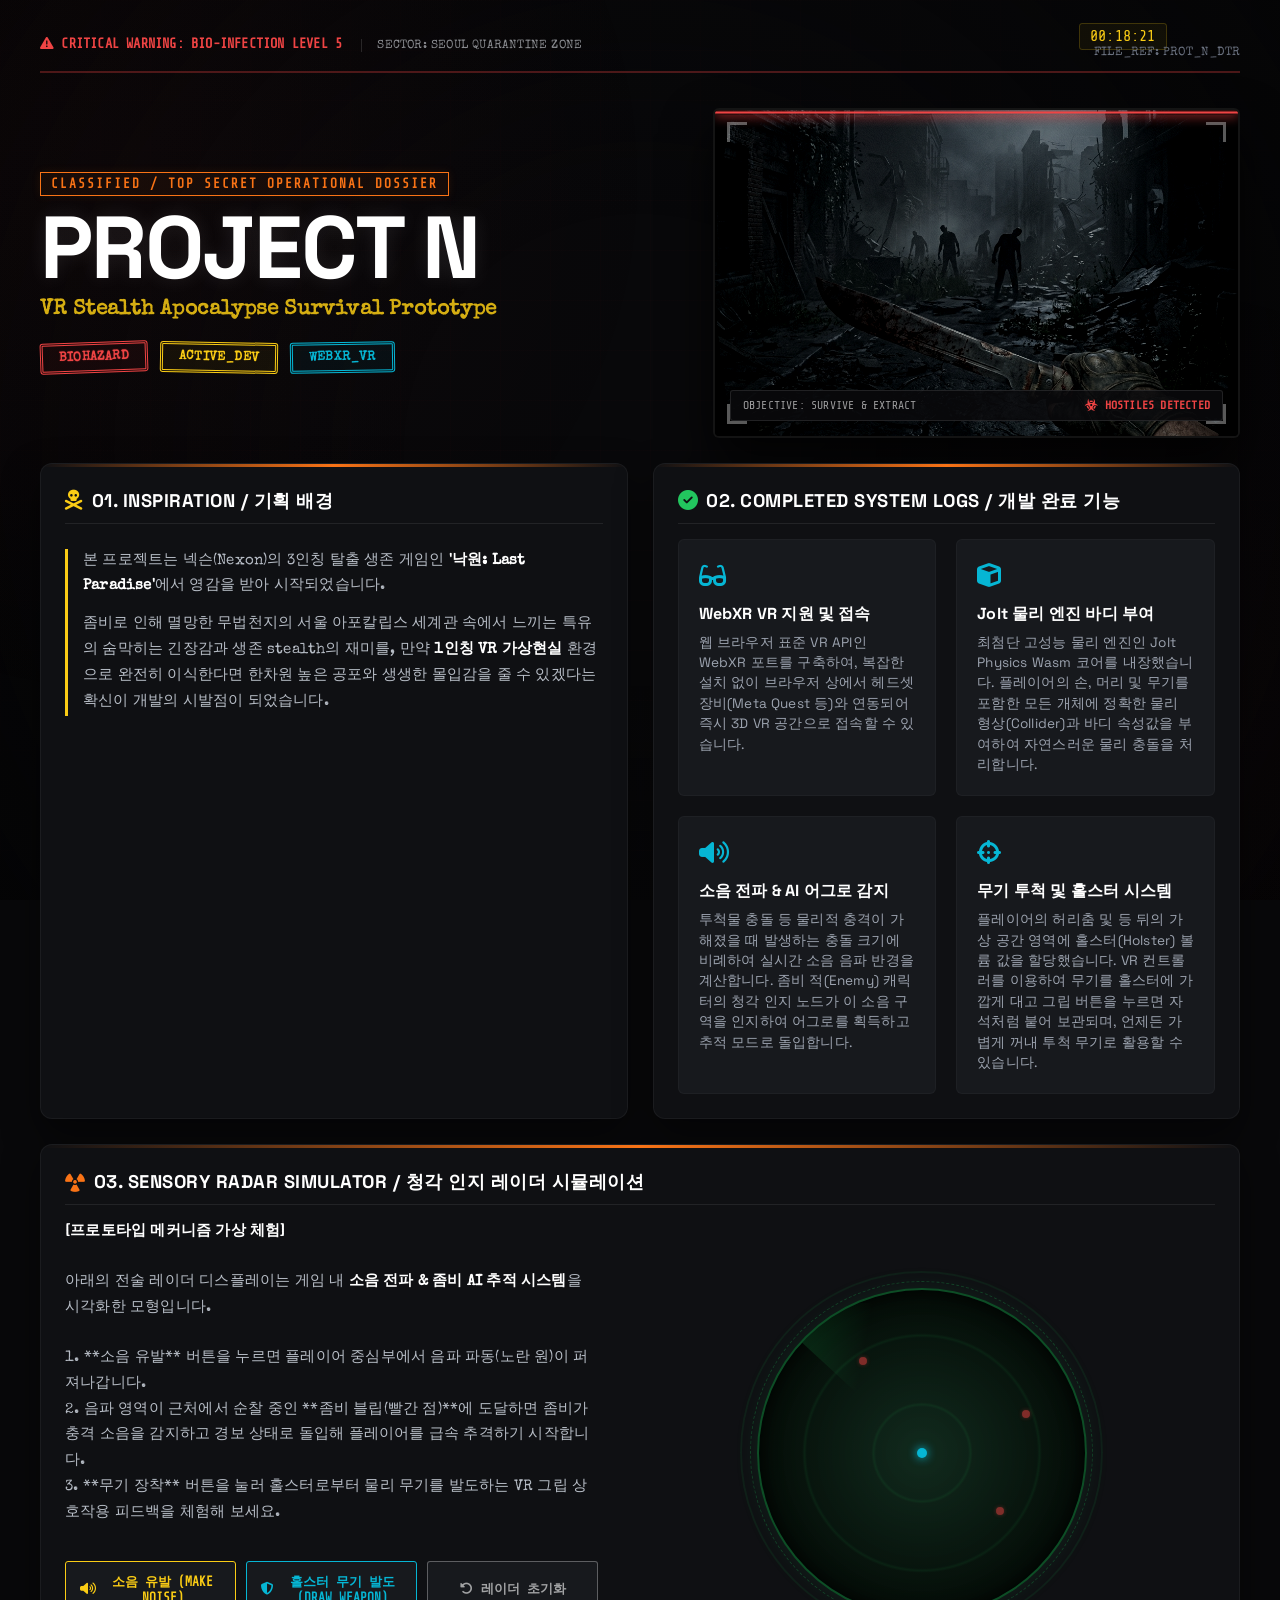
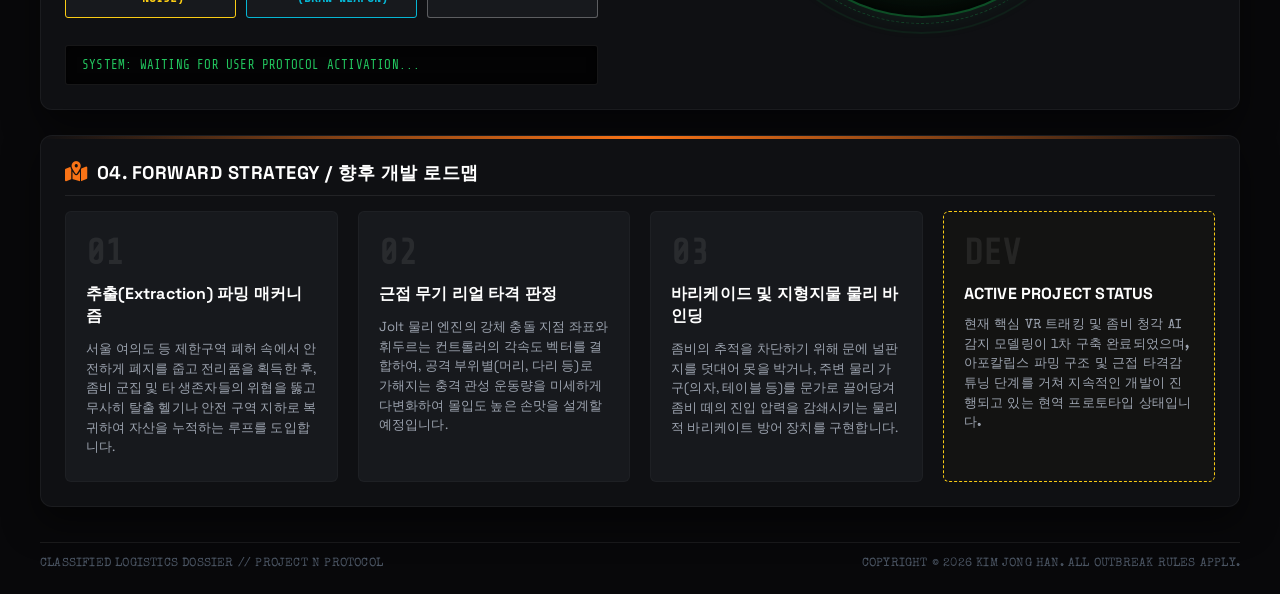
<file: projectN/index.html>
<!DOCTYPE html>
<html lang="ko">

<head>
    <meta charset="UTF-8">
    <meta name="viewport" content="width=device-width, initial-scale=1.0">
    <title>PROJECT N - VR Apocalypse Stealth Survival Protocol</title>
    <!-- Google Fonts: Space Grotesk for technical text, Special Elite for typewriter dossier feel, Share Tech Mono for the HUD -->
    <link rel="preconnect" href="https://fonts.googleapis.com">
    <link rel="preconnect" href="https://fonts.gstatic.com" crossorigin>
    <link href="https://fonts.googleapis.com/css2?family=Special+Elite&family=Space+Grotesk:wght@300;400;500;600;700&family=Share+Tech+Mono&family=Outfit:wght@300;400;600;800&display=swap" rel="stylesheet">
    <!-- FontAwesome for post-apocalyptic icons -->
    <link rel="stylesheet" href="https://cdnjs.cloudflare.com/ajax/libs/font-awesome/6.4.0/css/all.min.css">
    <link rel="stylesheet" href="style.css">
</head>

<body>
    <!-- Zombie Apocalypse Atmosphere Elements -->
    <div class="biohazard-grid"></div>
    <div class="blood-splatter-overlay"></div>
    <div class="vignette"></div>

    <div class="container">
        <!-- ==================== BIOHAZARD HAZARD HEADER ==================== -->
        <header class="tactical-header">
            <div class="header-left">
                <span class="warning-ticker"><i class="fa-solid fa-triangle-exclamation"></i> CRITICAL WARNING: BIO-INFECTION LEVEL 5</span>
                <span class="dossier-tag">SECTOR: SEOUL QUARANTINE ZONE</span>
            </div>
            
            <div class="header-right">
                <span class="clock-display" id="system-clock">00:00:00</span>
                <div class="dossier-ver">FILE_REF: PROT_N_DTR</div>
            </div>
        </header>

        <!-- ==================== HERO DOSSIER BRANDING ==================== -->
        <section class="hero-dossier">
            <div class="dossier-branding">
                <div class="dossier-badge">CLASSIFIED / TOP SECRET OPERATIONAL DOSSIER</div>
                <h1 class="stencil-title">PROJECT N</h1>
                <h2 class="dossier-subtitle">VR Stealth Apocalypse Survival Prototype</h2>
                <div class="stamps-row">
                    <span class="stamp stamp-red">BIOHAZARD</span>
                    <span class="stamp stamp-yellow">ACTIVE_DEV</span>
                    <span class="stamp stamp-cyan">WEBXR_VR</span>
                </div>
            </div>

            <!-- Gritty Tactical Scanner Frame -->
            <div class="scanner-frame">
                <div class="scan-line"></div>
                <img src="./project_n_preview.png" alt="Tactical Survival HUD Preview" class="scanner-visual">
                <div class="hud-marks">
                    <span class="bracket tl"></span>
                    <span class="bracket tr"></span>
                    <span class="bracket bl"></span>
                    <span class="bracket br"></span>
                </div>
                <div class="hud-overlay-text">
                    <div>OBJECTIVE: SURVIVE & EXTRACT</div>
                    <div class="warning-text"><i class="fa-solid fa-biohazard"></i> HOSTILES DETECTED</div>
                </div>
            </div>
        </section>

        <!-- ==================== DOSSIER CORE SECTIONS ==================== -->
        <main class="dossier-content">
            
            <!-- SECTION 1: INSPIRATION & BACKGROUND -->
            <section class="dossier-panel panel-dark">
                <div class="panel-header">
                    <h3><i class="fa-solid fa-skull-crossbones text-yellow"></i> 01. INSPIRATION / 기획 배경</h3>
                </div>
                <div class="panel-body">
                    <div class="inspiration-box">
                        <p class="typewriter-text">
                            본 프로젝트는 넥슨(Nexon)의 3인칭 탈출 생존 게임인 <strong>'낙원: Last Paradise'</strong>에서 영감을 받아 시작되었습니다. 
                        </p>
                        <p class="typewriter-text">
                            좀비로 인해 멸망한 무법천지의 서울 아포칼립스 세계관 속에서 느끼는 특유의 숨막히는 긴장감과 생존 stealth의 재미를, 
                            만약 <strong>1인칭 VR 가상현실</strong> 환경으로 완전히 이식한다면 한차원 높은 공포와 생생한 몰입감을 줄 수 있겠다는 확신이 개발의 시발점이 되었습니다.
                        </p>
                    </div>
                </div>
            </section>

            <!-- SECTION 2: OPERATIONAL LOGISTICS (WHAT WE BUILT - 개발 완료 기능) -->
            <section class="dossier-panel panel-dark">
                <div class="panel-header">
                    <h3><i class="fa-solid fa-circle-check text-green"></i> 02. COMPLETED SYSTEM LOGS / 개발 완료 기능</h3>
                </div>
                <div class="panel-body specs-deck">
                    <!-- Feature 1 -->
                    <div class="spec-card">
                        <div class="spec-icon text-cyan"><i class="fa-solid fa-glasses"></i></div>
                        <h4>WebXR VR 지원 및 접속</h4>
                        <p>웹 브라우저 표준 VR API인 WebXR 포트를 구축하여, 복잡한 설치 없이 브라우저 상에서 헤드셋 장비(Meta Quest 등)와 연동되어 즉시 3D VR 공간으로 접속할 수 있습니다.</p>
                    </div>

                    <!-- Feature 2 -->
                    <div class="spec-card">
                        <div class="spec-icon text-cyan"><i class="fa-solid fa-cube"></i></div>
                        <h4>Jolt 물리 엔진 바디 부여</h4>
                        <p>최첨단 고성능 물리 엔진인 Jolt Physics Wasm 코어를 내장했습니다. 플레이어의 손, 머리 및 무기를 포함한 모든 개체에 정확한 물리 형상(Collider)과 바디 속성값을 부여하여 자연스러운 물리 충돌을 처리합니다.</p>
                    </div>

                    <!-- Feature 3 -->
                    <div class="spec-card">
                        <div class="spec-icon text-cyan"><i class="fa-solid fa-volume-high"></i></div>
                        <h4>소음 전파 & AI 어그로 감지</h4>
                        <p>투척물 충돌 등 물리적 충격이 가해졌을 때 발생하는 충돌 크기에 비례하여 실시간 소음 음파 반경을 계산합니다. 좀비 적(Enemy) 캐릭터의 청각 인지 노드가 이 소음 구역을 인지하여 어그로를 획득하고 추적 모드로 돌입합니다.</p>
                    </div>

                    <!-- Feature 4 -->
                    <div class="spec-card">
                        <div class="spec-icon text-cyan"><i class="fa-solid fa-crosshairs"></i></div>
                        <h4>무기 투척 및 홀스터 시스템</h4>
                        <p>플레이어의 허리춤 및 등 뒤의 가상 공간 영역에 홀스터(Holster) 볼륨 값을 할당했습니다. VR 컨트롤러를 이용하여 무기를 홀스터에 가깝게 대고 그립 버튼을 누르면 자석처럼 붙어 보관되며, 언제든 가볍게 꺼내 투척 무기로 활용할 수 있습니다.</p>
                    </div>
                </div>
            </section>

            <!-- SECTION 3: SYSTEM RADAR SIMULATOR (INTERACTIVE BIOHAZARD HUD) -->
            <section class="dossier-panel panel-dark full-width">
                <div class="panel-header">
                    <h3><i class="fa-solid fa-radiation text-orange"></i> 03. SENSORY RADAR SIMULATOR / 청각 인지 레이더 시뮬레이션</h3>
                </div>
                <div class="panel-body radar-sandbox">
                    <div class="radar-explanation">
                        <p class="typewriter-text">
                            <strong>[프로토타입 메커니즘 가상 체험]</strong>
                        </p>
                        <p class="typewriter-text">
                            아래의 전술 레이더 디스플레이는 게임 내 <strong>소음 전파 & 좀비 AI 추적 시스템</strong>을 시각화한 모형입니다.
                        </p>
                        <p class="typewriter-text">
                            1. **소음 유발** 버튼을 누르면 플레이어 중심부에서 음파 파동(노란 원)이 퍼져나갑니다.<br>
                            2. 음파 영역이 근처에서 순찰 중인 **좀비 블립(빨간 점)**에 도달하면 좀비가 충격 소음을 감지하고 경보 상태로 돌입해 플레이어를 급속 추격하기 시작합니다.<br>
                            3. **무기 장착** 버튼을 눌러 홀스터로부터 물리 무기를 발도하는 VR 그립 상호작용 피드백을 체험해 보세요.
                        </p>
                        <div class="radar-controls">
                            <button class="btn-radar btn-noise" id="radar-btn-noise">
                                <i class="fa-solid fa-volume-high"></i> 소음 유발 (MAKE NOISE)
                            </button>
                            <button class="btn-radar btn-weapon" id="radar-btn-weapon">
                                <i class="fa-solid fa-shield-halved"></i> 홀스터 무기 발도 (DRAW WEAPON)
                            </button>
                            <button class="btn-radar btn-reset" id="radar-btn-reset">
                                <i class="fa-solid fa-rotate-left"></i> 레이더 초기화
                            </button>
                        </div>
                        <div class="console-sub-log" id="radar-log">
                            SYSTEM: WAITING FOR USER PROTOCOL ACTIVATION...
                        </div>
                    </div>

                    <!-- Gritty Circular Radar Display -->
                    <div class="radar-display">
                        <div class="radar-screen">
                            <div class="radar-sweep-bar"></div>
                            <!-- Player center blip -->
                            <div class="blip player-blip"></div>
                            <!-- Hostile blips -->
                            <div class="blip zombie-blip zb-1" id="zb-1"></div>
                            <div class="blip zombie-blip zb-2" id="zb-2"></div>
                            <div class="blip zombie-blip zb-3" id="zb-3"></div>
                            <!-- Sound Wave concentric ring -->
                            <div class="radar-soundwave-ring" id="radar-ring"></div>
                        </div>
                        <div class="radar-hud-ring-1"></div>
                        <div class="radar-hud-ring-2"></div>
                    </div>
                </div>
            </section>

            <!-- SECTION 4: DEVELOPMENT ROADMAP (WHAT WE WILL BUILD - 개발 예정 기능) -->
            <section class="dossier-panel panel-dark full-width">
                <div class="panel-header">
                    <h3><i class="fa-solid fa-map-location-dot text-orange"></i> 04. FORWARD STRATEGY / 향후 개발 로드맵</h3>
                </div>
                <div class="panel-body roadmap-deck">
                    <div class="roadmap-card">
                        <div class="num">01</div>
                        <h4>추출(Extraction) 파밍 매커니즘</h4>
                        <p>서울 여의도 등 제한구역 폐허 속에서 안전하게 폐지를 줍고 전리품을 획득한 후, 좀비 군집 및 타 생존자들의 위협을 뚫고 무사히 탈출 헬기나 안전 구역 지하로 복귀하여 자산을 누적하는 루프를 도입합니다.</p>
                    </div>

                    <div class="roadmap-card">
                        <div class="num">02</div>
                        <h4>근접 무기 리얼 타격 판정</h4>
                        <p>Jolt 물리 엔진의 강체 충돌 지점 좌표와 휘두르는 컨트롤러의 각속도 벡터를 결합하여, 공격 부위별(머리, 다리 등)로 가해지는 충격 관성 운동량을 미세하게 다변화하여 몰입도 높은 손맛을 설계할 예정입니다.</p>
                    </div>

                    <div class="roadmap-card">
                        <div class="num">03</div>
                        <h4>바리케이드 및 지형지물 물리 바인딩</h4>
                        <p>좀비의 추적을 차단하기 위해 문에 널판지를 덧대어 못을 박거나, 주변 물리 가구(의자, 테이블 등)를 문가로 끌어당겨 좀비 떼의 진입 압력을 감쇄시키는 물리적 바리케이트 방어 장치를 구현합니다.</p>
                    </div>

                    <div class="roadmap-card text-yellow-border">
                        <div class="num text-yellow">DEV</div>
                        <h4 class="text-yellow">ACTIVE PROJECT STATUS</h4>
                        <p class="typewriter-text text-yellow">
                            현재 핵심 VR 트래킹 및 좀비 청각 AI 감지 모델링이 1차 구축 완료되었으며, 아포칼립스 파밍 구조 및 근접 타격감 튜닝 단계를 거쳐 지속적인 개발이 진행되고 있는 현역 프로토타입 상태입니다.
                        </p>
                    </div>
                </div>
            </section>

        </main>

        <!-- ==================== TACTICAL HAZARD FOOTER ==================== -->
        <footer class="tactical-footer">
            <div class="footer-left">
                <span>CLASSIFIED LOGISTICS DOSSIER // PROJECT N PROTOCOL</span>
            </div>
            <div class="footer-right">
                <span>COPYRIGHT &copy; 2026 KIM JONG HAN. ALL OUTBREAK RULES APPLY.</span>
            </div>
        </footer>
    </div>

    <!-- JavaScript simulation logic -->
    <script src="app.js"></script>
</body>

</html>
</file>
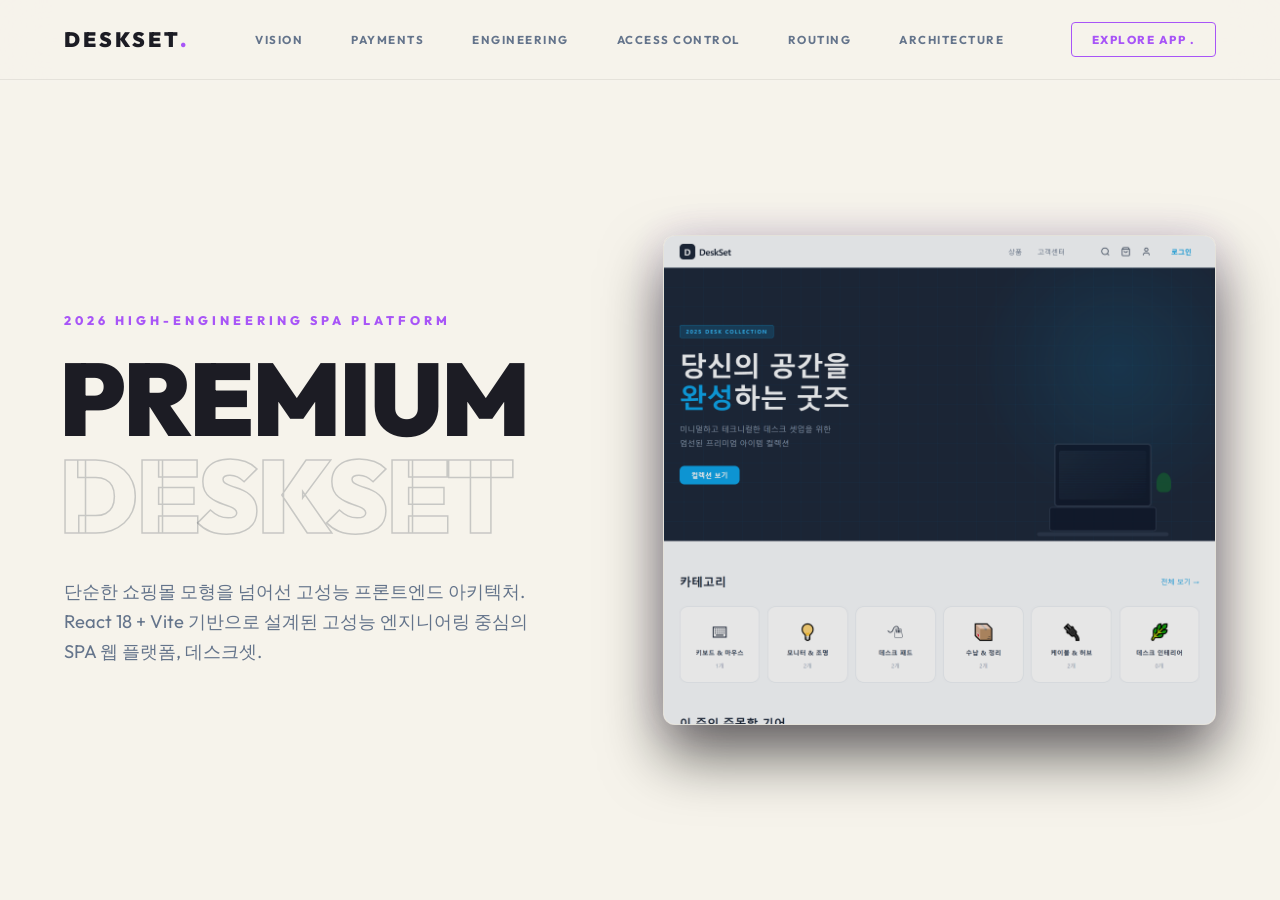
<file: shop/index.html>
<!DOCTYPE html>
<html lang="ko">

<head>
  <meta charset="UTF-8">
  <meta name="viewport" content="width=device-width, initial-scale=1.0">
  <title>DESKSET - Concept Design</title>
  <link rel="stylesheet" href="style.css">
  <link rel="preconnect" href="https://fonts.googleapis.com">
  <link rel="preconnect" href="https://fonts.gstatic.com" crossorigin>
  <link
    href="https://fonts.googleapis.com/css2?family=Inter:wght@300;400;500;700;800;900&family=Outfit:wght@300;400;600;800;900&display=swap"
    rel="stylesheet">
  <!-- FontAwesome for icons -->
  <link rel="stylesheet" href="https://cdnjs.cloudflare.com/ajax/libs/font-awesome/6.4.0/css/all.min.css">
</head>

<body>
  <!-- PROGRESS -->
  <div class="progress-container">
    <div class="progress-bar" id="scroll-bar"></div>
  </div>

  <!-- NAVIGATION -->
  <nav class="main-nav">
    <div class="nav-logo">DESKSET</div>
    <div class="nav-links">
      <a href="#intro">Vision</a>
      <a href="#payment">Payments</a>
      <a href="#sns-auth">Engineering</a>
      <a href="#rbac">Access Control</a>
      <a href="#security">Routing</a>
      <a href="#architecture">Architecture</a>
    </div>
    <a href="https://gaegi95.github.io/shop/" target="_blank" class="nav-logo btn-explore-top">
      EXPLORE APP
    </a>
  </nav>

  <!-- SCROLL CONTAINER -->
  <div class="scroll-container">

    <!-- 01: HERO -->
    <section id="intro" class="snap-section reveal">
      <div class="hero-inner">
        <div class="hero-text">
          <div class="tech-tag">2026 HIGH-ENGINEERING SPA PLATFORM</div>
          <h1>PREMIUM<span>DESKSET</span></h1>
          <p class="section-desc">
            단순한 쇼핑몰 모형을 넘어선 고성능 프론트엔드 아키텍처.<br>
            React 18 + Vite 기반으로 설계된 고성능 엔지니어링 중심의 SPA 웹 플랫폼, 데스크셋.
          </p>
        </div>
        <div class="hero-img-container">
          <div class="phone-stack">
            <div class="phone-wrapper p-right">
              <img src="shop.png" alt="DeskSet Storefront Mockup">
            </div>
          </div>
        </div>
      </div>
    </section>

    <!-- 02: AUTONOMIC PAYMENT (Toss Payments v2) -->
    <section id="payment" class="snap-section reveal">
      <div class="side-left">
        <div class="bg-number">01</div>
        <div class="section-label">PAYMENT SYSTEMS</div>
        <h2 class="section-title-large">REAL-TIME<br>CHECKOUT</h2>
        <p class="section-desc">
          토스페이먼츠 v2 공식 SDK 연동을 완료했습니다.<br>
          고도의 샌드박스 보안 설계로 개인 정보와 인증 정보를 격리하여 실제 카드 결제와 승인/실패 콜백을 정밀하게 트래킹합니다.
        </p>
      </div>
      <div class="side-right">
        <div class="card-stack">
          <div class="content-card">
            <span class="card-num"><i class="fa-solid fa-credit-card"></i></span>
            <div>
              <h3>Toss Payments SDK v2</h3>
              <p class="text-muted">카드/가상계좌 결제창 실시간 호출 및 처리 모듈 완벽 탑재</p>
            </div>
          </div>
          <div class="content-card">
            <span class="card-num"><i class="fa-solid fa-shield-halved"></i></span>
            <div>
              <h3>Public Sandbox Credentials</h3>
              <p class="text-muted">보안 인증 자격증명을 완전 가상화하여 안전하고 견고한 결제망 테스트 완료</p>
            </div>
          </div>
          <div class="content-card">
            <span class="card-num"><i class="fa-solid fa-arrows-spin"></i></span>
            <div>
              <h3>완성형 주문 상태 동기화</h3>
              <p class="text-muted">결제 승인 결과 및 콜백 데이터를 파싱하여 실시간으로 주문 성공 처리 흐름 검증</p>
            </div>
          </div>
        </div>
      </div>
    </section>

    <!-- 02: HIGH-END FRONTEND ENGINEERING (SNS Auth & SDK Hardening) -->
    <section id="sns-auth" class="snap-section reveal">
      <div class="side-left">
        <div class="bg-number">02</div>
        <div class="section-label">ENGINEERING CORE</div>
        <h2 class="section-title-large">HIGH-END<br>ENGINEERING</h2>
        <p class="section-desc">
          3대 간편 로그인(네이버, 카카오, 구글) 연동하고 데이터를 저장하지 않는 구조를 구현했습니다. <br>외부 SDK의 기능적 한계와 브라우저 렌더링 부작용을 극복하며 완성한 차세대 프론트엔드
          엔지니어링
          핵심 성과입니다.
        </p>
      </div>
      <div class="side-right">
        <div class="card-stack">
          <!-- 3대 간편 로그인 및 휘발성 세션 -->
          <div class="content-card">
            <span class="card-num"><i class="fa-solid fa-key"></i></span>
            <div>
              <h3>3대 간편 로그인 & 휘발성 세션</h3>
              <p class="text-muted">Google JWT 디코딩, Kakao 및 Naver SDK 완벽 통합 및 실시간 아바타 매핑. 특히 보안 극대화를 위해 의도적으로 백엔드 데이터베이스
                연동을 배제하고, 세션 종료 및 캐시 소멸 시 사용자 식별 정보의 흔적이 전혀 남지 않는 고보안성 휘발성(Ephemeral) 세션을 실현했습니다.</p>
            </div>
          </div>
          <!-- RouteSyncer 무한루프 해결 -->
          <div class="content-card">
            <span class="card-num"><i class="fa-solid fa-rotate"></i></span>
            <div>
              <h3>useRef 기반 RouteSyncer & Zero-Flicker 라우팅</h3>
              <p class="text-muted">React 상태 렌더링 업데이트와 브라우저 History API의 상호 트리거로 인한 무한 루프 경쟁 상태(Race Condition)를 useRef
                참조 동기화 설계로 완벽히 해결하여, 단 1프레임의 깜빡임이나 딜레이도 발생하지 않는 완전무결한 Zero-Flicker 주소 바인딩을 달성했습니다.</p>
            </div>
          </div>
          <!-- 글로벌 은닉형 컨테이너 아키텍처 -->
          <div class="content-card">
            <span class="card-num"><i class="fa-solid fa-shield-halved"></i></span>
            <div>
              <h3>Naver SDK 글로벌 은닉형 컨테이너</h3>
              <p class="text-muted">네이버 로그인 SDK 마운트 시점의 React 가상 DOM 불일치로 초래되는 런타임 Null 참조 크래시를 방어하기 위해, React 라이프사이클
                외부에 전역 은닉형 컨테이너(Hidden Global Container) 우회 프록시 아키텍처를 구축하여 100%의 가용성을 확보했습니다.</p>
            </div>
          </div>
        </div>
      </div>
    </section>

    <!-- 03: ACCESS CONTROL (3-Tier Dashboard) -->
    <section id="rbac" class="snap-section reveal">
      <div class="side-left" style="flex: 0.8;">
        <div class="bg-number">03</div>
        <div class="section-label">ACCESS SYSTEM</div>
        <h2 class="section-title-large">3-TIER<br>DASHBOARD</h2>
        <p class="section-desc">
          사용자의 역할(Consumer, Seller, Admin)에 맞춰 인터페이스와 권한 장벽을 완벽하게 제어합니다.
        </p>
      </div>
      <div class="side-right">
        <div class="feature-grid">
          <!-- Consumer Info -->
          <div class="feature-card-small">
            <div class="feature-icon-box"><i class="fa-solid fa-user-tag text-cyan"></i></div>
            <div class="chat-role text-cyan">CONSUMER</div>
            <h3>소비자 페이지</h3>
            <p class="text-muted">데스크 매트 등 상품 필터링, 장바구니 관리, Toss 실시간 결제, 1:1 고객 문의, 리뷰 작성</p>
          </div>
          <!-- Partner Info -->
          <div class="feature-card-small">
            <div class="feature-icon-box"><i class="fa-solid fa-chart-line text-green"></i></div>
            <div class="chat-role text-green">SELLER</div>
            <h3>입점 파트너 포털</h3>
            <p class="text-muted">네온 스타일 대시보드 매출 차트 분석, 상품 등록/관리, 입점 승인 추적</p>
          </div>
          <!-- System Admin -->
          <div class="feature-card-small" style="grid-column: span 2;">
            <div class="feature-icon-box"><i class="fa-solid fa-user-shield text-purple"></i></div>
            <div class="chat-role text-purple">SYSTEM ADMIN</div>
            <h3>최상위 관리자 포털</h3>
            <p class="text-muted">독립적인 로그인 장벽 우회 보호, 회원 상태 복구/차단, 입점 파트너 승인 심사 및 전체 통계 제어</p>
          </div>
        </div>
      </div>
    </section>

    <!-- 04: SECURITY ROUTING (Administrative Protection) -->
    <section id="security" class="snap-section reveal">
      <div class="side-left">
        <div class="bg-number">04</div>
        <div class="section-label">SECURITY & ROUTING</div>
        <h2 class="section-title-large">URL<br>CLEAN-UP</h2>
        <p class="section-desc">
          브라우저 History API를 전역 라우터와 연동하여 독립적인 주소 공간을 관리합니다.
        </p>
      </div>
      <div class="side-right">
        <div class="card-stack">
          <div class="content-card">
            <span class="card-num"><i class="fa-solid fa-lock"></i></span>
            <div>
              <h3>독립 로그인 차단 벽 (Security Interceptor)</h3>
              <p class="text-muted">주소창에 직접 `/admin`을 기입하여 접근 시 인증이 만료되었거나 비인증된 유저를 즉각 강제 퇴출</p>
            </div>
          </div>
          <div class="content-card">
            <span class="card-num"><i class="fa-solid fa-broom"></i></span>
            <div>
              <h3>실시간 URL 클린업 동기화</h3>
              <p class="text-muted">로그아웃 또는 복귀 시 불필요한 URL 잔여 파라미터나 상태값을 실시간으로 제거하여 깔끔한 주소 라우팅 보장</p>
            </div>
          </div>
        </div>
      </div>
    </section>

    <!-- 05: SPA ROUTING TRICK & ARCHITECTURE -->
    <section id="architecture" class="snap-section reveal">
      <div class="side-left">
        <div class="bg-number">05</div>
        <div class="section-label">SPA ECOSYSTEM</div>
        <h2 class="section-title-large">404 SPA<br>BYPASS</h2>
        <div class="util-table">
          <div class="util-row">
            <div class="col-step">REDIRECT TRICK</div>
            <div class="col-purpose">GitHub Pages 정적 호스팅의 한계를 극복하기 위해, 404 에러 주소를 쿼리 스트링으로 실시간 치환하여 index.html로 우회 중계
            </div>
          </div>
          <div class="util-row">
            <div class="col-step">HISTORY RESTORE</div>
            <div class="col-purpose">리액트 컴포넌트 마운팅 시 replaceState를 구동하여 지저분한 해시 기법(#) 없이 도메인 주소창을 깔끔하게 복원 로드</div>
          </div>
          <div class="util-row">
            <div class="col-step">PERFORMANCE</div>
            <div class="col-purpose">Vite와 React 18 HMR 인프라를 채택하여 즉각적인 데이터 파싱과 무결성이 확보된 렌더링 스피드 구현</div>
          </div>
        </div>
      </div>
      <div class="side-right">
        <div class="tech-stack-panel">
          <h3>CORE STACK INFO</h3>
          <div class="stack-list">
            <span>React 18</span>
            <span>Vite</span>
            <span>Context API</span>
            <span>Toss Payments v2</span>
            <span>Google GSI</span>
            <span>Kakao SDK</span>
            <span>Naver SDK</span>
            <span>Vanilla CSS</span>
            <span>History API</span>
            <span>GitHub Pages</span>
          </div>
        </div>
      </div>
    </section>

    <!-- FOOTER -->
    <footer class="snap-section reveal"
      style="background: #0f172a; text-align: center; justify-content: center; flex-direction: column;">
      <h1 style="font-size: 6vw; font-weight: 900; line-height: 1; letter-spacing: -2px; color: var(--primary);">DESKSET
      </h1>
      <p style="color: #94a3b8; margin-top: 2rem;">완벽한 오피스 라이프스타일을 구현합니다. 지금 경험하세요.</p>
      <a href="https://gaegi95.github.io/shop/" target="_blank"
        style="margin-top: 3rem; color: var(--primary); text-decoration: none; font-weight: 900; font-size: 1.5rem; border-bottom: 2px solid var(--primary); padding-bottom: 5px;">
        EXPLORE THE STOREFRONT
      </a>
    </footer>

  </div>

  <script>
    const observer = new IntersectionObserver((entries) => {
      entries.forEach(entry => {
        if (entry.isIntersecting) entry.target.classList.add('active');
      });
    }, { threshold: 0.1 });

    document.querySelectorAll('.reveal').forEach(el => observer.observe(el));

    const scrollContainer = document.querySelector('.scroll-container');
    scrollContainer.addEventListener('scroll', () => {
      const scrolled = scrollContainer.scrollTop;
      const total = scrollContainer.scrollHeight - scrollContainer.clientHeight;
      const bar = document.getElementById("scroll-bar");
      if (bar) bar.style.width = (scrolled / total * 100) + "%";
    });

    // SMOOTH SCROLL FOR NAV LINKS
    document.querySelectorAll('.nav-links a').forEach(link => {
      link.addEventListener('click', (e) => {
        e.preventDefault();
        const targetId = link.getAttribute('href');
        const targetSection = document.querySelector(targetId);
        if (targetSection) {
          scrollContainer.scrollTo({
            top: targetSection.offsetTop - 80,
            behavior: 'smooth'
          });
        }
      });
    });
  </script>
</body>

</html>
</file>
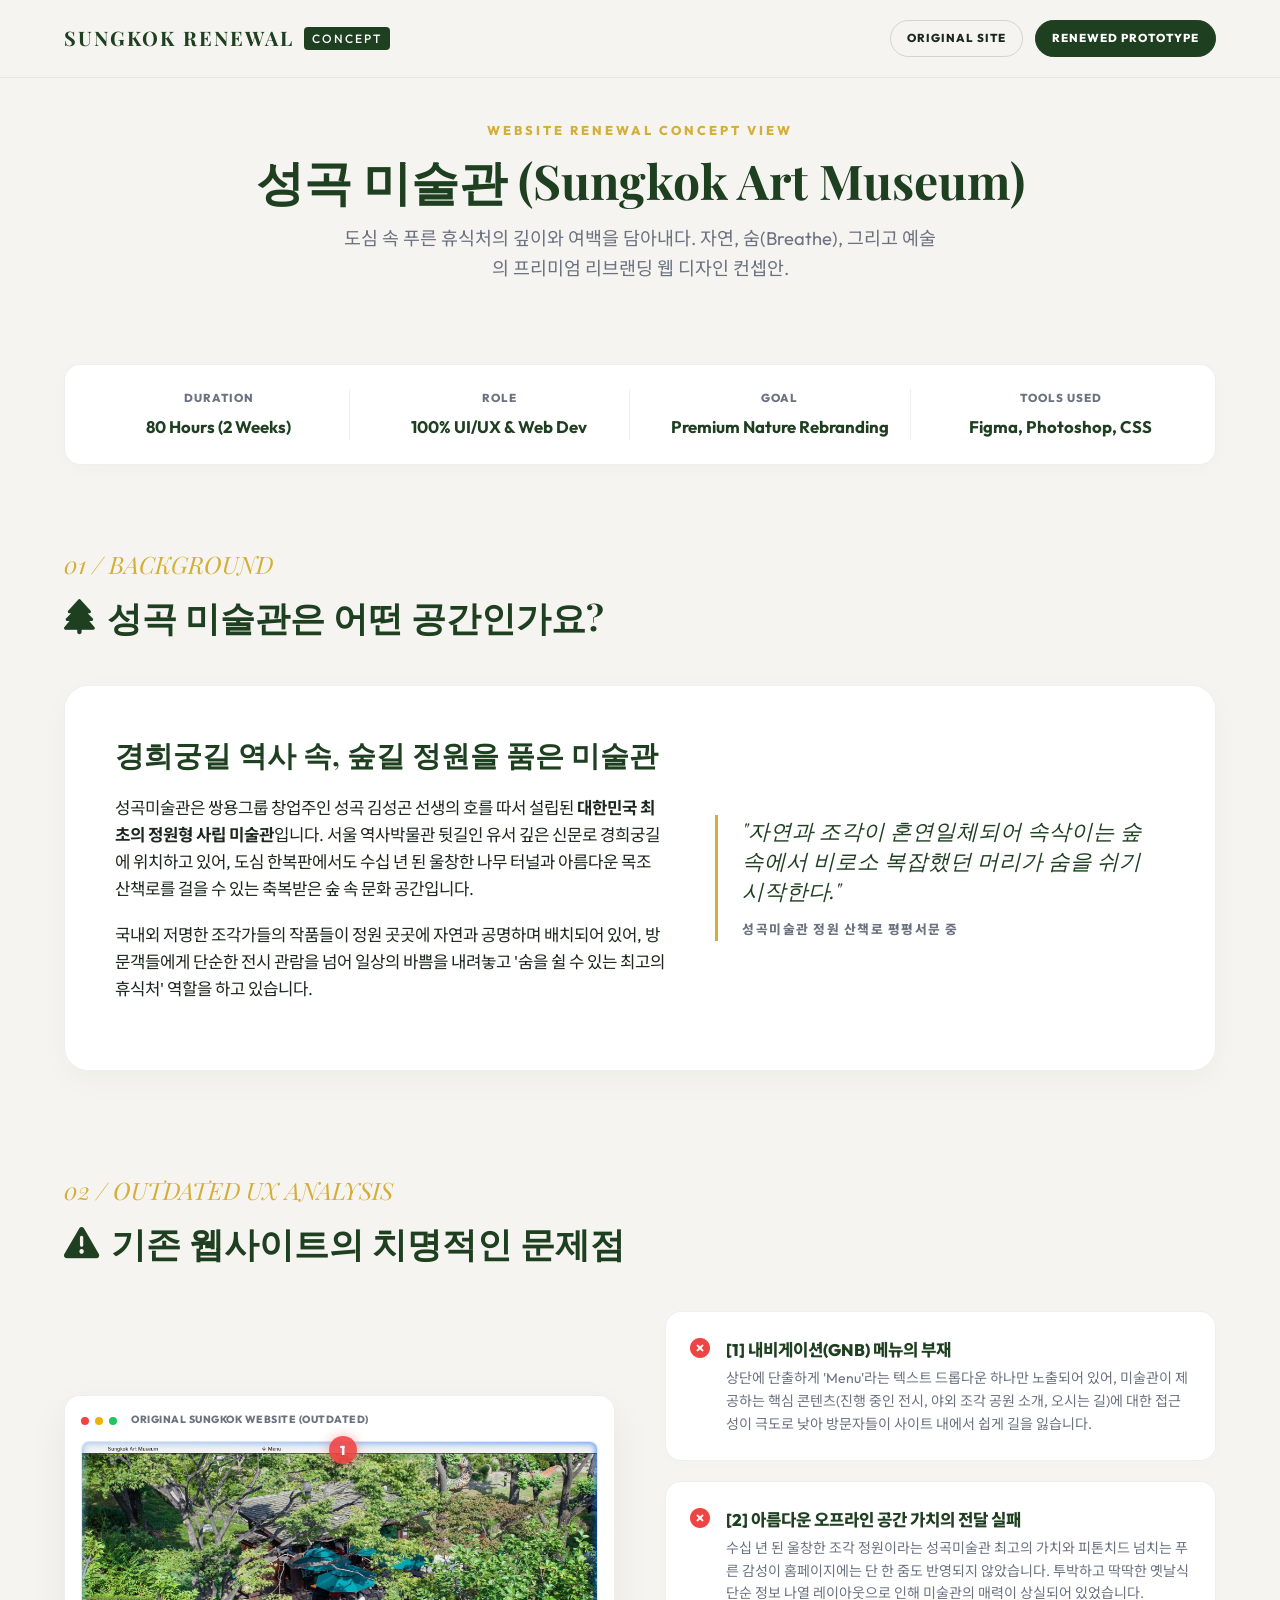
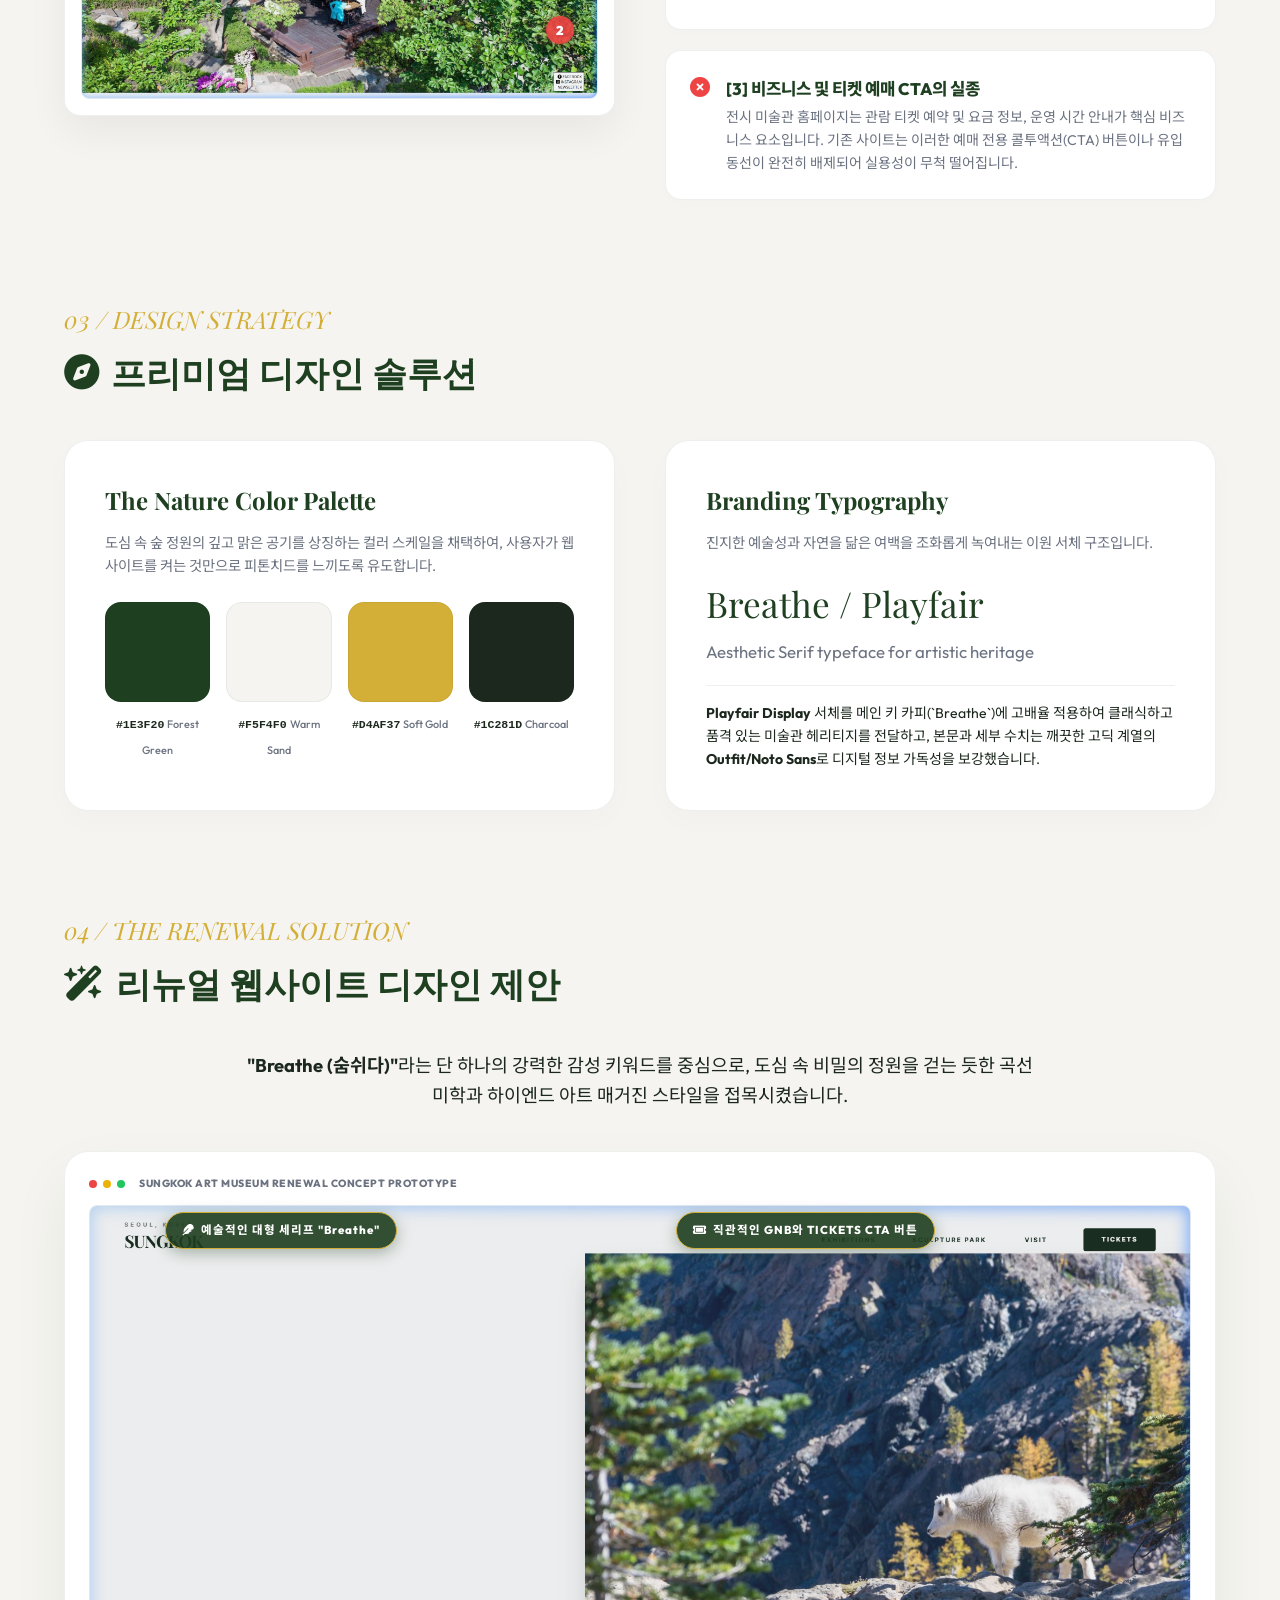
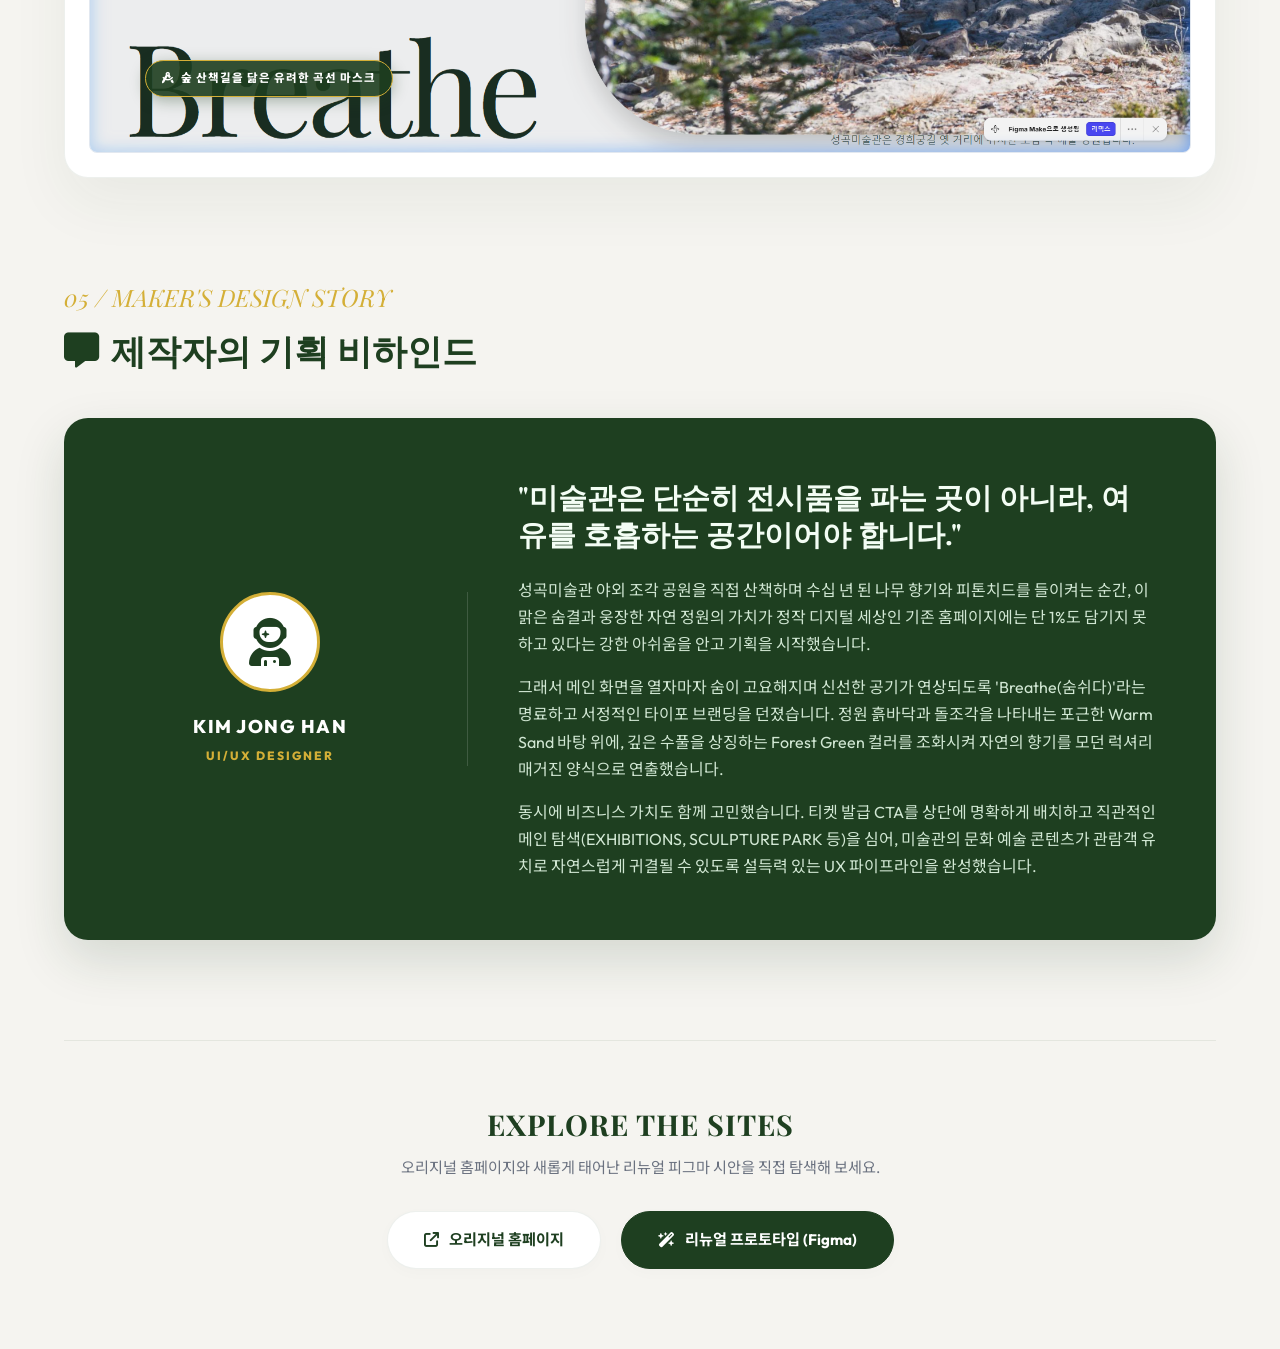
<file: sungkok/index.html>
<!DOCTYPE html>
<html lang="ko">

<head>
    <meta charset="UTF-8">
    <meta name="viewport" content="width=device-width, initial-scale=1.0">
    <title>SUNGKOK ART MUSEUM | Renewal Concept View</title>
    <!-- Font Awesome for Icons -->
    <link rel="stylesheet" href="https://cdnjs.cloudflare.com/ajax/libs/font-awesome/6.4.0/css/all.min.css">
    <!-- Google Fonts: Outfit for clean UI, Playfair Display for elegant serif headers, Noto Sans KR for Korean -->
    <link
        href="https://fonts.googleapis.com/css2?family=Noto+Sans+KR:wght@300;400;500;700;900&family=Outfit:wght@300;400;500;700;900&family=Playfair+Display:ital,wght@0,400;0,700;1,400;1,700&display=swap"
        rel="stylesheet">

    <!-- Link to self-contained modular styling and script files -->
    <link rel="stylesheet" href="style.css">
    <script src="app.js" defer></script>
</head>

<body>

    <!-- --- Header --- -->
    <header>
        <div class="header-logo">
            SUNGKOK RENEWAL <span>CONCEPT</span>
        </div>
        <div class="header-links">
            <a href="http://www.sungkokmuseum.org/main/" target="_blank" class="btn-header-link">ORIGINAL SITE</a>
            <a href="https://luxury-fried-90492921.figma.site/" target="_blank"
                class="btn-header-link btn-header-accent">RENEWED PROTOTYPE</a>
        </div>
    </header>

    <div class="wrapper">

        <!-- --- Project Hero --- -->
        <section class="project-hero">
            <div class="project-category">Website Renewal Concept View</div>
            <h1 class="project-title">성곡 미술관 (Sungkok Art Museum)</h1>
            <p class="project-subtitle">도심 속 푸른 휴식처의 깊이와 여백을 담아내다. 자연, 숨(Breathe), 그리고 예술의 프리미엄 리브랜딩 웹 디자인 컨셉안.</p>
        </section>

        <!-- --- Metadata Cards --- -->
        <div class="meta-grid">
            <div class="meta-item">
                <div class="meta-lbl">Duration</div>
                <div class="meta-val">80 Hours (2 Weeks)</div>
            </div>
            <div class="meta-item">
                <div class="meta-lbl">Role</div>
                <div class="meta-val">100% UI/UX & Web Dev</div>
            </div>
            <div class="meta-item">
                <div class="meta-lbl">Goal</div>
                <div class="meta-val">Premium Nature Rebranding</div>
            </div>
            <div class="meta-item">
                <div class="meta-lbl">Tools Used</div>
                <div class="meta-val">Figma, Photoshop, CSS</div>
            </div>
        </div>

        <!-- --- Segment 1: Museum Intro --- -->
        <section>
            <div class="section-header">
                <span class="section-num">01 / BACKGROUND</span>
                <h2 class="section-title"><i class="fa-solid fa-tree"></i> 성곡 미술관은 어떤 공간인가요?</h2>
            </div>
            <div class="museum-intro-box">
                <div class="intro-left">
                    <h3>경희궁길 역사 속, 숲길 정원을 품은 미술관</h3>
                    <p>성곡미술관은 쌍용그룹 창업주인 성곡 김성곤 선생의 호를 따서 설립된 <strong>대한민국 최초의 정원형 사립 미술관</strong>입니다. 서울 역사박물관 뒷길인 유서 깊은
                        신문로 경희궁길에 위치하고 있어, 도심 한복판에서도 수십 년 된 울창한 나무 터널과 아름다운 목조 산책로를 걸을 수 있는 축복받은 숲 속 문화 공간입니다.</p>
                    <p>국내외 저명한 조각가들의 작품들이 정원 곳곳에 자연과 공명하며 배치되어 있어, 방문객들에게 단순한 전시 관람을 넘어 일상의 바쁨을 내려놓고 '숨을 쉴 수 있는 최고의 휴식처'
                        역할을 하고 있습니다.</p>
                </div>
                <div class="intro-right">
                    <div class="intro-right-quote">
                        <blockquote>"자연과 조각이 혼연일체되어 속삭이는 숲 속에서 비로소 복잡했던 머리가 숨을 쉬기 시작한다."</blockquote>
                        <cite>성곡미술관 정원 산책로 평평서문 중</cite>
                    </div>
                </div>
            </div>
        </section>

        <!-- --- Segment 2: Outdated UX Analysis --- -->
        <section>
            <div class="section-header">
                <span class="section-num">02 / OUTDATED UX ANALYSIS</span>
                <h2 class="section-title"><i class="fa-solid fa-triangle-exclamation"></i> 기존 웹사이트의 치명적인 문제점</h2>
            </div>
            <div class="analysis-grid">
                <!-- Left: Original Screen Mockup -->
                <div class="image-mockup-wrapper">
                    <div class="mockup-header">
                        <div class="mockup-dot"></div>
                        <div class="mockup-dot"></div>
                        <div class="mockup-dot"></div>
                        <div class="mockup-title-text">ORIGINAL SUNGKOK WEBSITE (OUTDATED)</div>
                    </div>
                    <img src="images/sungkok_original.png" alt="성곡미술관 기존 홈페이지" class="mockup-img">
                    <div class="warning-marker marker-1" title="메뉴 탐색의 절대적 부재">1</div>
                    <div class="warning-marker marker-2" title="예약 및 비즈니스 CTA 부재">2</div>
                </div>

                <!-- Right: Issue Cards List -->
                <div class="analysis-list">
                    <!-- Issue 1 -->
                    <div class="analysis-card">
                        <i class="fa-solid fa-circle-xmark"></i>
                        <div class="analysis-card-body">
                            <h4>[1] 내비게이션(GNB) 메뉴의 부재</h4>
                            <p>상단에 단출하게 'Menu'라는 텍스트 드롭다운 하나만 노출되어 있어, 미술관이 제공하는 핵심 콘텐츠(진행 중인 전시, 야외 조각 공원 소개, 오시는 길)에
                                대한 접근성이 극도로 낮아 방문자들이 사이트 내에서 쉽게 길을 잃습니다.</p>
                        </div>
                    </div>

                    <!-- Issue 2 -->
                    <div class="analysis-card">
                        <i class="fa-solid fa-circle-xmark"></i>
                        <div class="analysis-card-body">
                            <h4>[2] 아름다운 오프라인 공간 가치의 전달 실패</h4>
                            <p>수십 년 된 울창한 조각 정원이라는 성곡미술관 최고의 가치와 피톤치드 넘치는 푸른 감성이 홈페이지에는 단 한 줌도 반영되지 않았습니다. 투박하고 딱딱한 옛날식
                                단순 정보 나열 레이아웃으로 인해 미술관의 매력이 상실되어 있었습니다.</p>
                        </div>
                    </div>

                    <!-- Issue 3 -->
                    <div class="analysis-card">
                        <i class="fa-solid fa-circle-xmark"></i>
                        <div class="analysis-card-body">
                            <h4>[3] 비즈니스 및 티켓 예매 CTA의 실종</h4>
                            <p>전시 미술관 홈페이지는 관람 티켓 예약 및 요금 정보, 운영 시간 안내가 핵심 비즈니스 요소입니다. 기존 사이트는 이러한 예매 전용 콜투액션(CTA) 버튼이나
                                유입 동선이 완전히 배제되어 실용성이 무척 떨어집니다.</p>
                        </div>
                    </div>
                </div>
            </div>
        </section>

        <!-- --- Segment 3: Design Value & Palette --- -->
        <section>
            <div class="section-header">
                <span class="section-num">03 / DESIGN STRATEGY</span>
                <h2 class="section-title"><i class="fa-solid fa-compass"></i> 프리미엄 디자인 솔루션</h2>
            </div>
            <div class="strategy-container">
                <!-- Left: Color Swatches -->
                <div class="color-palette-card">
                    <h3
                        style="font-family:'Playfair Display', serif; font-size:1.5rem; color:var(--forest-primary); margin-bottom:12px;">
                        The Nature Color Palette</h3>
                    <p style="font-size:0.9rem; color:var(--text-muted); margin-bottom:20px;">도심 속 숲 정원의 깊고 맑은 공기를 상징하는
                        컬러 스케일을 채택하여, 사용자가 웹사이트를 켜는 것만으로 피톤치드를 느끼도록 유도합니다.</p>
                    <div class="palette-row">
                        <div class="color-swatch-item">
                            <div class="color-block cb-primary"></div>
                            <span class="swatch-hex">#1E3F20</span>
                            <span class="swatch-lbl">Forest Green</span>
                        </div>
                        <div class="color-swatch-item">
                            <div class="color-block cb-sand"></div>
                            <span class="swatch-hex">#F5F4F0</span>
                            <span class="swatch-lbl">Warm Sand</span>
                        </div>
                        <div class="color-swatch-item">
                            <div class="color-block cb-gold"></div>
                            <span class="swatch-hex">#D4AF37</span>
                            <span class="swatch-lbl">Soft Gold</span>
                        </div>
                        <div class="color-swatch-item">
                            <div class="color-block cb-charcoal"></div>
                            <span class="swatch-hex">#1C281D</span>
                            <span class="swatch-lbl">Charcoal</span>
                        </div>
                    </div>
                </div>

                <!-- Right: Typography Card -->
                <div class="typo-card">
                    <div>
                        <h3
                            style="font-family:'Playfair Display', serif; font-size:1.5rem; color:var(--forest-primary); margin-bottom:12px;">
                            Branding Typography</h3>
                        <p style="font-size:0.9rem; color:var(--text-muted); margin-bottom:20px;">진지한 예술성과 자연을 닮은 여백을
                            조화롭게 녹여내는 이원 서체 구조입니다.</p>
                    </div>
                    <div class="typo-sample">
                        <h3>Breathe / Playfair</h3>
                        <p>Aesthetic Serif typeface for artistic heritage</p>
                    </div>
                    <div class="typo-desc">
                        <strong>Playfair Display</strong> 서체를 메인 키 카피(`Breathe`)에 고배율 적용하여 클래식하고 품격 있는 미술관 헤리티지를 전달하고,
                        본문과 세부 수치는 깨끗한 고딕 계열의 <strong>Outfit/Noto Sans</strong>로 디지털 정보 가독성을 보강했습니다.
                    </div>
                </div>
            </div>
        </section>

        <!-- --- Segment 4: Solution Show --- -->
        <section>
            <div class="section-header">
                <span class="section-num">04 / THE RENEWAL SOLUTION</span>
                <h2 class="section-title"><i class="fa-solid fa-wand-magic-sparkles"></i> 리뉴얼 웹사이트 디자인 제안</h2>
            </div>
            <div class="solution-showcase-box">
                <p class="solution-desc-highlight"><strong>"Breathe (숨쉬다)"</strong>라는 단 하나의 강력한 감성 키워드를 중심으로, 도심 속 비밀의
                    정원을 걷는 듯한 곡선 미학과 하이엔드 아트 매거진 스타일을 접목시켰습니다.</p>

                <div class="solution-img-wrapper">
                    <div class="mockup-header">
                        <div class="mockup-dot"></div>
                        <div class="mockup-dot"></div>
                        <div class="mockup-dot"></div>
                        <span class="mockup-title-text">SUNGKOK ART MUSEUM RENEWAL CONCEPT PROTOTYPE</span>
                    </div>
                    <img src="images/sungkok_renewal.png" alt="성곡미술관 리뉴얼 홈페이지 시각 시안" class="mockup-img">

                    <!-- Floating Design Highlights -->
                    <div class="solution-hotspot hotspot-1"><i class="fa-solid fa-feather"></i> 예술적인 대형 세리프 "Breathe"
                    </div>
                    <div class="solution-hotspot hotspot-2"><i class="fa-solid fa-compass-drafting"></i> 숲 산책길을 닮은 유려한
                        곡선 마스크</div>
                    <div class="solution-hotspot hotspot-3"><i class="fa-solid fa-ticket"></i> 직관적인 GNB와 TICKETS CTA 버튼
                    </div>
                </div>
            </div>
        </section>

        <!-- --- Segment 5: Maker's Story --- -->
        <section>
            <div class="section-header">
                <span class="section-num">05 / MAKER'S DESIGN STORY</span>
                <h2 class="section-title"><i class="fa-solid fa-message"></i> 제작자의 기획 비하인드</h2>
            </div>
            <div class="story-container">
                <div class="story-left">
                    <div class="story-avatar-wrap">
                        <i class="fa-solid fa-user-astronaut"></i>
                    </div>
                    <h4>KIM JONG HAN</h4>
                    <p>UI/UX Designer</p>
                </div>
                <div class="story-right">
                    <h3>"미술관은 단순히 전시품을 파는 곳이 아니라, 여유를 호흡하는 공간이어야 합니다."</h3>
                    <p>성곡미술관 야외 조각 공원을 직접 산책하며 수십 년 된 나무 향기와 피톤치드를 들이켜는 순간, 이 맑은 숨결과 웅장한 자연 정원의 가치가 정작 디지털 세상인 기존 홈페이지에는
                        단 1%도 담기지 못하고 있다는 강한 아쉬움을 안고 기획을 시작했습니다.</p>
                    <p>그래서 메인 화면을 열자마자 숨이 고요해지며 신선한 공기가 연상되도록 'Breathe(숨쉬다)'라는 명료하고 서정적인 타이포 브랜딩을 던졌습니다. 정원 흙바닥과 돌조각을
                        나타내는 포근한 Warm Sand 바탕 위에, 깊은 수풀을 상징하는 Forest Green 컬러를 조화시켜 자연의 향기를 모던 럭셔리 매거진 양식으로 연출했습니다.</p>
                    <p>동시에 비즈니스 가치도 함께 고민했습니다. 티켓 발급 CTA를 상단에 명확하게 배치하고 직관적인 메인 탐색(EXHIBITIONS, SCULPTURE PARK 등)을 심어,
                        미술관의 문화 예술 콘텐츠가 관람객 유치로 자연스럽게 귀결될 수 있도록 설득력 있는 UX 파이프라인을 완성했습니다.</p>
                </div>
            </div>
        </section>

        <!-- --- Bottom CTA Decoupled --- -->
        <div class="bottom-cta">
            <h3 class="cta-title">EXPLORE THE SITES</h3>
            <p class="cta-subtitle">오리지널 홈페이지와 새롭게 태어난 리뉴얼 피그마 시안을 직접 탐색해 보세요.</p>
            <div class="cta-btn-group">
                <a href="http://www.sungkokmuseum.org/main/" target="_blank" class="btn-cta-link btn-original">
                    <i class="fa-solid fa-arrow-up-right-from-square"></i> 오리지널 홈페이지
                </a>
                <a href="https://luxury-fried-90492921.figma.site/" target="_blank" class="btn-cta-link btn-renewal">
                    <i class="fa-solid fa-wand-magic-sparkles"></i> 리뉴얼 프로토타입 (Figma)
                </a>
            </div>
        </div>

    </div>

</body>

</html>
</file>
<file: cherry-pick/style.css>
:root {
  --primary: #CCFF00;
  /* Electric Lime */
  --primary-rgb: 204, 255, 0;
  --bg-dark: #080808;
  --bg-surface: #121212;
  --text-main: #FFFFFF;
  --text-muted: #888888;
  --nav-height: 80px;
  --font-display: 'Inter', sans-serif;
  --glass: rgba(255, 255, 255, 0.03);
  --glass-border: rgba(255, 255, 255, 0.08);
  --glow: 0 0 20px rgba(204, 255, 0, 0.3);
}

* {
  margin: 0;
  padding: 0;
  box-sizing: border-box;
  font-family: var(--font-display);
}

body {
  background-color: var(--bg-dark);
  color: var(--text-main);
  line-height: 1.5;
  overflow: hidden;
  -webkit-font-smoothing: antialiased;
}

/* ─── NOISE OVERLAY ─── */
body::before {
  content: "";
  position: fixed;
  top: 0;
  left: 0;
  width: 100%;
  height: 100%;
  background: url("https://grainy-gradients.vercel.app/noise.svg");
  opacity: 0.05;
  pointer-events: none;
  z-index: 9999;
}

/* ─── NAVIGATION ─── */
.main-nav {
  position: fixed;
  top: 0;
  width: 100%;
  height: var(--nav-height);
  padding: 0 4rem;
  display: flex;
  justify-content: space-between;
  align-items: center;
  z-index: 1000;
  background: rgba(8, 8, 8, 0.8);
  backdrop-filter: blur(20px);
}

.nav-logo {
  font-size: 1.2rem;
  font-weight: 800;
  letter-spacing: 2px;
  color: var(--primary);
}

.nav-links {
  display: flex;
  gap: 3rem;
}

.nav-links a {
  text-decoration: none;
  color: var(--text-muted);
  font-size: 0.75rem;
  font-weight: 600;
  text-transform: uppercase;
  letter-spacing: 1px;
  transition: 0.3s;
}

.nav-links a:hover {
  color: var(--primary);
}

/* ─── SCROLL CONTAINER ─── */
.scroll-container {
  position: fixed;
  top: 0;
  left: 0;
  width: 100%;
  height: 100vh;
  overflow-y: scroll;
  scroll-snap-type: y mandatory;
  scrollbar-width: none;
  /* Firefox */
}

.scroll-container::-webkit-scrollbar {
  display: none;
  /* Chrome, Safari, Edge */
}

.snap-section {
  scroll-snap-align: start;
  width: 100%;
  height: 100vh;
  padding-top: var(--nav-height);
  position: relative;
  overflow: hidden;
  display: flex;
  align-items: center;
}

/* ─── REVEAL ANIMATION ─── */
.reveal {
  opacity: 0;
  transform: translateY(40px);
  transition: 1s cubic-bezier(0.16, 1, 0.3, 1);
}

.reveal.active {
  opacity: 1;
  transform: translateY(0);
}

/* ─── HERO ─── */
.hero-inner {
  padding: 0 4rem;
  display: flex;
  align-items: flex-end;
  justify-content: space-between;
  width: 100%;
}

.hero-text {
  flex: 1;
  z-index: 2;
}

.hero-text h4 {
  font-size: 0.8rem;
  color: var(--primary);
  margin-bottom: 1rem;
  text-transform: uppercase;
  letter-spacing: 4px;
}

.hero-text h1 {
  font-size: clamp(4rem, 10vw, 8rem);
  font-weight: 900;
  line-height: 0.9;
  letter-spacing: -2px;
  margin-left: -5px;
}

.hero-text h1 span {
  display: block;
  color: transparent;
  -webkit-text-stroke: 1px rgba(255, 255, 255, 0.2);
  animation: pulseGlow 3s infinite ease-in-out;
}

@keyframes pulseGlow {
  0%, 100% {
    -webkit-text-stroke: 1px rgba(255, 255, 255, 0.2);
    text-shadow: none;
  }
  50% {
    -webkit-text-stroke: 1px var(--primary);
    text-shadow: var(--glow);
  }
}

.hero-img-container {
  position: absolute;
  right: 5%;
  bottom: 0%;
  width: 45%;
  height: 90%;
  z-index: 1;
  display: flex;
  align-items: flex-end;
  justify-content: flex-end;
}

.phone-stack {
  position: relative;
  width: 100%;
  height: 100%;
}

.phone-wrapper {
  position: absolute;
  width: 70%;
  transition: 0.8s cubic-bezier(0.16, 1, 0.3, 1);
}

.phone-wrapper img {
  width: 100%;
  filter: grayscale(0.5) brightness(0.8);
  transition: 0.5s;
}

.p-left {
  bottom: 5%;
  right: 20%;
  z-index: 1;
  animation: float 6s ease-in-out infinite;
}

.p-right {
  bottom: 15%;
  right: 0%;
  z-index: 2;
  animation: float 6s ease-in-out infinite 1s;
}

.phone-wrapper:hover img {
  filter: grayscale(0) brightness(1);
  transform: scale(1.02);
}

@keyframes float {

  0%,
  100% {
    transform: translateY(0);
  }

  50% {
    transform: translateY(-20px);
  }
}

/* ─── SPLIT SECTIONS (Editorial Style) ─── */
.split-inner {
  display: flex;
  width: 100%;
  height: 100%;
}

.side-left,
.side-right {
  flex: 1;
  display: flex;
  flex-direction: column;
  justify-content: center;
  padding: 0 6rem;
}

.bg-number {
  position: absolute;
  font-size: 15rem;
  font-weight: 900;
  color: rgba(255, 255, 255, 0.05);
  top: 0;
  left: 2rem;
  z-index: 0;
}

.section-label {
  color: var(--primary);
  font-size: 0.8rem;
  font-weight: 700;
  margin-bottom: 2rem;
  text-transform: uppercase;
}

.section-title-large {
  font-size: 4.5rem;
  font-weight: 900;
  line-height: 1;
  margin-bottom: 2.5rem;
}

.section-desc {
  color: var(--text-muted);
  font-size: 1.1rem;
  max-width: 450px;
}

/* ─── CARDS ─── */
.card-stack {
  display: flex;
  flex-direction: column;
  gap: 1rem;
}

.content-card {
  background: var(--glass);
  border: 1px solid var(--glass-border);
  padding: 2.5rem;
  border-radius: 4px;
  transition: 0.4s;
  display: flex;
  gap: 2rem;
}

.content-card:hover {
  background: rgba(204, 255, 0, 0.05);
  border-color: var(--primary);
}

.card-num {
  font-size: 1.2rem;
  font-weight: 800;
  color: var(--primary);
}

/* ─── FEATURE GRID ─── */
.feature-grid {
  display: grid;
  grid-template-columns: 1fr 1fr;
  gap: 1rem;
}

.feature-card-small {
  background: var(--glass);
  padding: 2rem;
  border: 1px solid var(--glass-border);
  cursor: pointer;
  transition: 0.4s;
}

.feature-card-small:hover {
  background: white;
}

.feature-card-small:hover * {
  color: black !important;
}

.feature-icon-box {
  margin-bottom: 1.5rem;
}

/* ─── AI SECTION ─── */
.ai-section .side-left {
  background: #111;
  clip-path: polygon(0 0, 90% 0, 100% 100%, 0% 100%);
}

.chat-excerpt {
  display: flex;
  flex-direction: column;
  gap: 1.5rem;
}

.excerpt-item {
  background: var(--glass);
  padding: 1.5rem;
  border: 1px solid var(--glass-border);
}

.chat-role {
  font-size: 0.65rem;
  color: var(--primary);
  margin-bottom: 0.5rem;
  display: block;
}

/* ─── UTILIZATION TABLE ─── */
.util-table {
  width: 100%;
}

.util-row {
  display: flex;
  padding: 1.5rem 0;
  border-bottom: 1px solid var(--glass-border);
}

.col-step {
  flex: 1;
  font-weight: 800;
  color: var(--primary);
}

.col-purpose {
  flex: 3;
  color: var(--text-main);
}

.col-tools {
  flex: 1.5;
  color: var(--text-muted);
  font-size: 0.8rem;
}

/* ─── MODAL ─── */
.modal {
  display: none;
  position: fixed;
  z-index: 10000;
  inset: 0;
  background: rgba(0, 0, 0, 0.9);
  backdrop-filter: blur(20px);
  align-items: center;
  justify-content: center;
}

.modal.active {
  display: flex;
}

.modal-content {
  max-width: 90%;
  max-height: 80vh;
  border: 1px solid var(--glass-border);
}

/* ─── PROGRESS BAR ─── */
.progress-container {
  position: fixed;
  top: var(--nav-height);
  left: 0;
  width: 100%;
  height: 2px;
  background: rgba(255, 255, 255, 0.05);
  z-index: 1001;
}

.progress-bar {
  height: 100%;
  background: var(--primary);
  width: 0%;
}

/* ─── MOBILE RESPONSIVE ─── */
@media (max-width: 768px) {
  :root {
    --nav-height: 60px;
  }

  .main-nav {
    padding: 0 1.5rem;
  }

  .nav-links {
    display: none;
  }

  .snap-section {
    flex-direction: column;
    height: auto;
    min-height: 100vh;
    padding-top: var(--nav-height);
    scroll-snap-align: none;
    display: block; /* Change from flex to block for normal flow */
  }

  .scroll-container {
    scroll-snap-type: none;
    overflow-y: auto;
  }

  .hero-inner {
    flex-direction: column;
    align-items: flex-start;
    padding: 2rem 1.5rem;
  }

  .hero-text h1 {
    font-size: 3rem !important;
  }

  .hero-img-container {
    position: relative;
    width: 100%;
    right: 0;
    bottom: 0;
    margin-top: 2rem;
    height: 350px;
    padding-bottom: 2rem;
  }

  .phone-stack {
    width: 100%;
    height: 100%;
    display: flex;
    justify-content: center;
  }

  .phone-wrapper {
    width: 80% !important;
    position: relative !important;
    right: auto !important;
    bottom: auto !important;
  }

  .side-left, .side-right {
    padding: 3rem 1.5rem !important;
    width: 100%;
    flex: none;
    min-height: auto;
  }

  .section-title-large {
    font-size: 2.5rem !important;
  }

  .bg-number {
    font-size: 8rem;
    left: 1rem;
  }

  .feature-grid {
    grid-template-columns: 1fr;
  }

  .util-row {
    flex-direction: column;
    gap: 0.5rem;
  }

  .col-step {
    font-size: 0.8rem;
  }

  .modal-content {
    width: 95%;
  }

  footer h1 {
    font-size: 12vw !important;
  }

  /* Handle specific inline style overrides for mobile */
  .side-left > div[style*="padding: 1.5rem 6rem"] {
    padding: 2rem 1.5rem !important;
  }
}
</file>
<file: lotto/style.css>
:root {
    --bg-dark: #0b0f19;
    --bg-card: #141b2d;
    --bg-card-hover: #1b253d;
    --accent-cyan: #05ffc5;
    --accent-blue: #00f2fe;
    --accent-purple: #bb86fc;
    --accent-gold: #ffd700;
    --text-light: #f5f7fa;
    --text-muted: #8fa0dd;
    --border-tech: rgba(0, 242, 254, 0.15);
    --border-tech-active: rgba(5, 255, 197, 0.6);
    --transition-smooth: all 0.4s cubic-bezier(0.16, 1, 0.3, 1);
    --radius-lg: 20px;
    --radius-md: 14px;
    --radius-sm: 8px;
    --shadow-glow: 0 0 20px rgba(0, 242, 254, 0.08);
    --shadow-glow-active: 0 0 25px rgba(5, 255, 197, 0.2);
}

* {
    margin: 0;
    padding: 0;
    box-sizing: border-box;
}

body {
    font-family: 'Outfit', 'Noto Sans KR', sans-serif;
    background-color: var(--bg-dark);
    color: var(--text-light);
    line-height: 1.65;
    overflow-x: hidden;
}

/* --- Header --- */
header {
    position: fixed;
    top: 0;
    left: 0;
    right: 0;
    padding: 20px 5%;
    background: rgba(11, 15, 25, 0.85);
    backdrop-filter: blur(12px);
    z-index: 100;
    border-bottom: 1px solid rgba(0, 242, 254, 0.08);
    display: flex;
    justify-content: space-between;
    align-items: center;
}

.header-logo {
    font-weight: 900;
    font-size: 1.15rem;
    letter-spacing: 2px;
    color: var(--text-light);
    display: flex;
    align-items: center;
    gap: 10px;
}

.header-logo span {
    font-size: 0.72rem;
    background: linear-gradient(135deg, var(--accent-blue), var(--accent-cyan));
    color: var(--bg-dark);
    padding: 2px 8px;
    border-radius: 4px;
    font-weight: 800;
}

.header-links {
    display: flex;
    gap: 12px;
}

.btn-header-link {
    font-size: 0.72rem;
    font-weight: 800;
    text-decoration: none;
    color: var(--text-light);
    padding: 8px 16px;
    border: 1px solid rgba(0, 242, 254, 0.25);
    border-radius: 30px;
    transition: var(--transition-smooth);
    letter-spacing: 1px;
}

.btn-header-link:hover {
    background: rgba(0, 242, 254, 0.05);
    border-color: var(--accent-blue);
    box-shadow: 0 0 10px rgba(0, 242, 254, 0.2);
}

.btn-header-accent {
    background: linear-gradient(135deg, var(--accent-blue), var(--accent-cyan));
    color: var(--bg-dark);
    border-color: transparent;
}

.btn-header-accent:hover {
    transform: translateY(-1px);
    box-shadow: 0 0 15px rgba(5, 255, 197, 0.4);
}

/* --- Container Layout --- */
.wrapper {
    max-width: 1200px;
    margin: 140px auto 80px auto;
    padding: 0 24px;
}

/* --- Project Overview Hero --- */
.project-hero {
    text-align: center;
    margin-bottom: 70px;
    opacity: 0;
    transform: translateY(20px);
    animation: fade-up-in 0.8s cubic-bezier(0.16, 1, 0.3, 1) forwards;
}

@keyframes fade-up-in {
    to {
        opacity: 1;
        transform: translateY(0);
    }
}

.project-category {
    font-size: 0.8rem;
    font-weight: 800;
    color: var(--accent-cyan);
    text-transform: uppercase;
    letter-spacing: 3px;
    margin-bottom: 12px;
}

.project-title {
    font-size: 2.8rem;
    font-weight: 900;
    line-height: 1.2;
    background: linear-gradient(135deg, var(--text-light) 50%, var(--text-muted));
    -webkit-background-clip: text;
    background-clip: text;
    -webkit-text-fill-color: transparent;
    margin-bottom: 20px;
}

.project-subtitle {
    font-size: 1.1rem;
    color: var(--text-muted);
    max-width: 750px;
    margin: 0 auto 30px auto;
    font-weight: 400;
}

/* --- Metadata Cards --- */
.meta-grid {
    display: grid;
    grid-template-columns: repeat(4, 1fr);
    gap: 20px;
    background: var(--bg-card);
    border: 1px solid var(--border-tech);
    border-radius: var(--radius-md);
    padding: 24px;
    box-shadow: var(--shadow-glow);
    margin-bottom: 80px;
}

.meta-item {
    text-align: center;
    border-right: 1px solid rgba(0, 242, 254, 0.08);
}

.meta-item:last-child {
    border-right: none;
}

.meta-lbl {
    font-size: 0.72rem;
    font-weight: 800;
    color: var(--text-muted);
    text-transform: uppercase;
    letter-spacing: 1.5px;
    margin-bottom: 6px;
}

.meta-val {
    font-size: 1.05rem;
    font-weight: 800;
    color: var(--accent-blue);
}

/* --- Section Styling --- */
section {
    margin-bottom: 100px;
}

.section-header {
    margin-bottom: 40px;
}

.section-num {
    font-size: 0.85rem;
    color: var(--accent-cyan);
    font-weight: 800;
    letter-spacing: 2px;
    margin-bottom: 6px;
    display: block;
}

.section-title {
    font-size: 2rem;
    font-weight: 900;
    color: var(--text-light);
    display: flex;
    align-items: center;
    gap: 12px;
}

.section-title i {
    color: var(--accent-blue);
    font-size: 1.6rem;
}

/* --- Segment 1: Tech Introduction --- */
.tech-intro-box {
    display: grid;
    grid-template-columns: 1.2fr 0.8fr;
    gap: 50px;
    align-items: center;
    background: var(--bg-card);
    border: 1px solid var(--border-tech);
    border-radius: var(--radius-lg);
    padding: 50px;
    box-shadow: var(--shadow-glow);
}

.intro-left h3 {
    font-size: 1.5rem;
    color: var(--accent-blue);
    margin-bottom: 20px;
}

.intro-left p {
    color: var(--text-muted);
    font-size: 1rem;
    margin-bottom: 18px;
}

.intro-left strong {
    color: var(--text-light);
}

.stats-card {
    background: rgba(11, 15, 25, 0.6);
    border: 1px solid var(--border-tech);
    border-radius: var(--radius-md);
    padding: 30px;
    text-align: center;
    box-shadow: inset 0 0 15px rgba(0, 242, 254, 0.05);
}

.sc-icon {
    font-size: 2.2rem;
    color: var(--accent-cyan);
    margin-bottom: 15px;
}

.sc-number {
    font-size: 2.5rem;
    font-weight: 900;
    color: var(--text-light);
    line-height: 1.1;
    margin-bottom: 8px;
}

.sc-lbl {
    font-size: 0.75rem;
    font-weight: 800;
    color: var(--text-muted);
    text-transform: uppercase;
}

/* --- Segment 2: Interactive Flowchart Layout --- */
.flowchart-grid {
    display: grid;
    grid-template-columns: 1.15fr 0.85fr;
    gap: 40px;
    align-items: start;
}

.flowchart-nodes {
    display: flex;
    flex-direction: column;
    gap: 15px;
}

.flow-node {
    background: var(--bg-card);
    border: 1px solid var(--border-tech);
    border-radius: var(--radius-md);
    padding: 20px 24px;
    display: flex;
    align-items: center;
    gap: 20px;
    cursor: pointer;
    position: relative;
    transition: var(--transition-smooth);
}

.flow-node:hover {
    background: var(--bg-card-hover);
    transform: translateX(6px);
    border-color: var(--accent-blue);
    box-shadow: var(--shadow-glow);
}

.flow-node.active {
    background: var(--bg-card-hover);
    border-color: var(--accent-cyan);
    box-shadow: var(--shadow-glow-active);
    transform: translateX(12px);
}

.node-icon {
    width: 48px;
    height: 48px;
    border-radius: 50%;
    background: rgba(0, 242, 254, 0.08);
    border: 1px solid rgba(0, 242, 254, 0.3);
    display: flex;
    justify-content: center;
    align-items: center;
    font-size: 1.25rem;
    color: var(--accent-blue);
    transition: var(--transition-smooth);
}

.flow-node.active .node-icon {
    background: var(--accent-cyan);
    color: var(--bg-dark);
    border-color: var(--accent-cyan);
}

.node-details {
    flex: 1;
}

.node-step {
    font-size: 0.68rem;
    font-weight: 900;
    color: var(--accent-cyan);
    letter-spacing: 1px;
    margin-bottom: 2px;
    display: block;
}

.node-details h4 {
    font-size: 1.05rem;
    color: var(--text-light);
    margin-bottom: 2px;
}

.node-details p {
    font-size: 0.85rem;
    color: var(--text-muted);
}

/* Glowing connector arrows */
.node-arrow {
    position: absolute;
    bottom: -22px;
    left: 48px;
    font-size: 1rem;
    color: rgba(0, 242, 254, 0.4);
    pointer-events: none;
    z-index: 2;
    animation: bounce-arrow 1.5s infinite;
}

@keyframes bounce-arrow {

    0%,
    100% {
        transform: translateY(0);
        opacity: 0.4;
    }

    50% {
        transform: translateY(4px);
        opacity: 1;
    }
}

/* Specs Details Panel */
.flowchart-info-panel {
    position: sticky;
    top: 100px;
    background: var(--bg-card);
    border: 1px solid var(--border-tech);
    border-radius: var(--radius-lg);
    padding: 30px;
    min-height: 480px;
    box-shadow: var(--shadow-glow);
    overflow: hidden;
}

.panel-inner {
    position: relative;
    height: 100%;
}

.panel-card {
    display: none;
    opacity: 0;
    transform: translateY(20px);
    transition: var(--transition-smooth);
}

.panel-card.active {
    display: block;
    opacity: 1;
    transform: translateY(0);
}

.panel-badge {
    display: inline-block;
    font-size: 0.68rem;
    font-weight: 800;
    background: rgba(0, 242, 254, 0.1);
    color: var(--accent-blue);
    padding: 4px 10px;
    border-radius: 4px;
    margin-bottom: 15px;
    letter-spacing: 1px;
    border: 1px solid rgba(0, 242, 254, 0.2);
}

.panel-badge.badge-purple {
    background: rgba(187, 134, 252, 0.1);
    color: var(--accent-purple);
    border-color: rgba(187, 134, 252, 0.2);
}

.panel-badge.badge-green {
    background: rgba(5, 255, 197, 0.1);
    color: var(--accent-cyan);
    border-color: rgba(5, 255, 197, 0.2);
}

.panel-badge.badge-gold {
    background: rgba(255, 215, 0, 0.1);
    color: var(--accent-gold);
    border-color: rgba(255, 215, 0, 0.2);
}

.panel-card h3 {
    font-size: 1.4rem;
    color: var(--text-light);
    margin-bottom: 12px;
}

.panel-desc {
    font-size: 0.92rem;
    color: var(--text-muted);
    margin-bottom: 24px;
}

.code-box {
    background: #060913;
    border: 1px solid rgba(255, 255, 255, 0.06);
    border-radius: var(--radius-sm);
    padding: 16px;
    overflow-x: auto;
}

.code-lbl {
    display: block;
    font-size: 0.65rem;
    font-weight: 800;
    color: var(--text-muted);
    text-transform: uppercase;
    letter-spacing: 1px;
    margin-bottom: 8px;
    border-bottom: 1px solid rgba(255, 255, 255, 0.05);
    padding-bottom: 6px;
}

.code-box pre {
    margin: 0;
}

.code-box code {
    font-family: monospace;
    font-size: 0.8rem;
    color: #e2e8f0;
}

/* --- Segment 3: Core Features Breakdown --- */
.tech-grid {
    display: grid;
    grid-template-columns: repeat(3, 1fr);
    gap: 30px;
}

.tech-card {
    background: var(--bg-card);
    border: 1px solid var(--border-tech);
    border-radius: var(--radius-md);
    padding: 30px;
    transition: var(--transition-smooth);
    box-shadow: var(--shadow-glow);
}

.tech-card:hover {
    transform: translateY(-5px);
    background: var(--bg-card-hover);
    border-color: var(--accent-cyan);
}

.tc-icon-wrap {
    width: 50px;
    height: 50px;
    border-radius: 12px;
    background: rgba(0, 242, 254, 0.06);
    border: 1px solid rgba(0, 242, 254, 0.2);
    display: flex;
    justify-content: center;
    align-items: center;
    font-size: 1.35rem;
    color: var(--accent-cyan);
    margin-bottom: 20px;
    transition: var(--transition-smooth);
}

.tech-card:hover .tc-icon-wrap {
    background: var(--accent-cyan);
    color: var(--bg-dark);
}

.tech-card h3 {
    font-size: 1.15rem;
    color: var(--text-light);
    margin-bottom: 12px;
}

.tech-card p {
    font-size: 0.88rem;
    color: var(--text-muted);
}

/* --- Segment 4: Developer's Story --- */
.story-container {
    background: linear-gradient(135deg, var(--bg-card), rgba(20, 27, 45, 0.4));
    border: 1px solid var(--border-tech);
    color: var(--text-light);
    border-radius: var(--radius-lg);
    padding: 60px;
    display: grid;
    grid-template-columns: 0.35fr 0.65fr;
    gap: 50px;
    align-items: center;
    box-shadow: var(--shadow-glow);
}

.story-left {
    text-align: center;
    border-right: 1px solid rgba(0, 242, 254, 0.12);
    padding-right: 50px;
}

.story-avatar-wrap {
    width: 100px;
    height: 100px;
    border-radius: 50%;
    background: var(--bg-dark);
    margin: 0 auto 20px auto;
    border: 2px solid var(--accent-cyan);
    display: flex;
    justify-content: center;
    align-items: center;
    font-size: 2.5rem;
    color: var(--accent-cyan);
    box-shadow: 0 0 15px rgba(5, 255, 197, 0.2);
}

.story-left h4 {
    font-size: 1.15rem;
    font-weight: 800;
    letter-spacing: 1.5px;
    margin-bottom: 4px;
}

.story-left p {
    font-size: 0.72rem;
    color: var(--accent-blue);
    font-weight: 800;
    text-transform: uppercase;
    letter-spacing: 2px;
}

.story-right h3 {
    font-size: 1.5rem;
    margin-bottom: 24px;
    line-height: 1.4;
    color: var(--accent-cyan);
}

.story-right p {
    font-size: 0.95rem;
    line-height: 1.7;
    color: var(--text-muted);
    margin-bottom: 16px;
}

.story-right p strong {
    color: var(--text-light);
}

.story-right p:last-child {
    margin-bottom: 0;
}

/* --- Footer CTA --- */
.bottom-cta {
    text-align: center;
    margin-top: 80px;
    border-top: 1px solid rgba(0, 242, 254, 0.08);
    padding-top: 60px;
}

.cta-title {
    font-size: 1.8rem;
    font-weight: 900;
    color: var(--text-light);
    margin-bottom: 8px;
    letter-spacing: 1px;
}

.cta-subtitle {
    font-size: 0.95rem;
    color: var(--text-muted);
    margin-bottom: 30px;
}

.cta-btn-group {
    display: flex;
    justify-content: center;
    gap: 20px;
}

.btn-cta-link {
    display: inline-flex;
    align-items: center;
    gap: 10px;
    text-decoration: none;
    font-weight: 800;
    font-size: 0.95rem;
    padding: 16px 36px;
    border-radius: 40px;
    box-shadow: 0 4px 15px rgba(0, 0, 0, 0.02);
    transition: var(--transition-smooth);
}

.btn-renewal {
    background: linear-gradient(135deg, var(--accent-blue), var(--accent-cyan));
    color: var(--bg-dark);
    border: none;
}

.btn-renewal:hover {
    transform: translateY(-3px);
    box-shadow: 0 8px 25px rgba(5, 255, 197, 0.4);
}

/* --- Mobile Responsiveness --- */
@media (max-width: 992px) {
    .wrapper {
        margin-top: 100px;
    }

    .project-title {
        font-size: 2.2rem;
    }

    .meta-grid {
        grid-template-columns: repeat(2, 1fr);
        gap: 15px;
    }

    .meta-item {
        border-right: none;
    }

    .meta-item:nth-child(odd) {
        border-right: 1px solid rgba(0, 242, 254, 0.08);
    }

    .tech-intro-box {
        grid-template-columns: 1fr;
        padding: 30px;
        gap: 30px;
    }

    .flowchart-grid {
        grid-template-columns: 1fr;
        gap: 30px;
    }

    .flowchart-info-panel {
        position: relative;
        top: 0;
        min-height: auto;
    }

    .tech-grid {
        grid-template-columns: 1fr;
        gap: 20px;
    }

    .story-container {
        grid-template-columns: 1fr;
        padding: 40px;
        gap: 30px;
    }

    .story-left {
        border-right: none;
        padding-right: 0;
        border-bottom: 1px solid rgba(0, 242, 254, 0.12);
        padding-bottom: 30px;
    }
}

/* --- Footer Copyright --- */
footer {
    border-top: 1px solid rgba(0, 242, 254, 0.05);
    background: #060913;
    padding: 30px 24px;
    text-align: center;
    margin-top: 80px;
}

.footer-inner p {
    font-size: 0.75rem;
    color: rgba(143, 160, 221, 0.6);
    letter-spacing: 0.5px;
}
</file>
<file: passport/style.css>
:root {
  --primary: #0ea5e9; /* Sky Blue */
  --primary-light: #f0f9ff;
  --primary-rgb: 14, 165, 233;
  --bg-dark: #f0f9ff;
  --bg-surface: #ffffff;
  --text-main: #0f172a; /* Slate 900 */
  --text-muted: #475569; /* Slate 600 */
  --nav-height: 80px;
  --font-display: 'Inter', sans-serif;
  --glass: rgba(255, 255, 255, 0.75);
  --glass-border: rgba(14, 165, 233, 0.15);
  --glow: 0 8px 30px rgba(14, 165, 233, 0.15);
}

* {
  margin: 0;
  padding: 0;
  box-sizing: border-box;
  font-family: var(--font-display);
}

body {
  background-color: var(--bg-dark);
  background-image: linear-gradient(135deg, #f0f9ff 0%, #e0f2fe 50%, #bae6fd 100%);
  color: var(--text-main);
  line-height: 1.6;
  overflow: hidden;
  -webkit-font-smoothing: antialiased;
}

/* ─── NOISE OVERLAY ─── */
body::before {
  content: "";
  position: fixed;
  top: 0;
  left: 0;
  width: 100%;
  height: 100%;
  background: url("https://grainy-gradients.vercel.app/noise.svg");
  opacity: 0.02;
  pointer-events: none;
  z-index: 9999;
}

/* ─── NAVIGATION ─── */
.main-nav {
  position: fixed;
  top: 0;
  width: 100%;
  height: var(--nav-height);
  padding: 0 4rem;
  display: flex;
  justify-content: space-between;
  align-items: center;
  z-index: 1000;
  background: rgba(255, 255, 255, 0.8);
  backdrop-filter: blur(20px);
  border-bottom: 1px solid var(--glass-border);
}

.nav-logo {
  font-size: 1.15rem;
  font-weight: 800;
  letter-spacing: 2px;
  color: var(--primary);
  text-shadow: 0 0 10px rgba(14, 165, 233, 0.1);
  text-decoration: none;
}

.nav-links {
  display: flex;
  gap: 3rem;
}

.nav-links a {
  text-decoration: none;
  color: var(--text-muted);
  font-size: 0.75rem;
  font-weight: 700;
  text-transform: uppercase;
  letter-spacing: 1px;
  transition: 0.3s;
}

.nav-links a:hover {
  color: var(--primary);
}

/* ─── SCROLL CONTAINER ─── */
.scroll-container {
  position: fixed;
  top: 0;
  left: 0;
  width: 100%;
  height: 100vh;
  overflow-y: scroll;
  scroll-snap-type: y mandatory;
  scrollbar-width: none; /* Firefox */
}

.scroll-container::-webkit-scrollbar {
  display: none; /* Chrome, Safari, Edge */
}

.snap-section {
  scroll-snap-align: start;
  width: 100%;
  height: 100vh;
  padding-top: var(--nav-height);
  position: relative;
  overflow: hidden;
  display: flex;
  align-items: center;
}

/* ─── REVEAL ANIMATION ─── */
.reveal {
  opacity: 0;
  transform: translateY(40px);
  transition: 1s cubic-bezier(0.16, 1, 0.3, 1);
}

.reveal.active {
  opacity: 1;
  transform: translateY(0);
}

/* ─── HERO ─── */
.hero-inner {
  padding: 0 4rem;
  display: flex;
  align-items: center;
  justify-content: space-between;
  width: 100%;
}

.hero-text {
  flex: 1;
  z-index: 2;
}

.hero-text h4 {
  font-size: 0.8rem;
  color: var(--primary);
  margin-bottom: 1rem;
  text-transform: uppercase;
  letter-spacing: 4px;
  font-weight: 800;
}

.hero-text h1 {
  font-size: clamp(3.2rem, 7vw, 6rem);
  font-weight: 900;
  line-height: 1.05;
  letter-spacing: -2px;
  color: #0f172a;
}

.hero-text h1 span {
  display: block;
  color: transparent;
  -webkit-text-stroke: 1.5px rgba(15, 23, 42, 0.3);
  animation: pulseGlow 3s infinite ease-in-out;
}

@keyframes pulseGlow {
  0%, 100% {
    -webkit-text-stroke: 1.5px rgba(15, 23, 42, 0.3);
    text-shadow: none;
  }
  50% {
    -webkit-text-stroke: 1.5px var(--primary);
    color: var(--primary);
    text-shadow: 0 0 20px rgba(14, 165, 233, 0.2);
  }
}

.hero-img-container {
  position: absolute;
  right: 5%;
  bottom: 0%;
  width: 46%;
  height: 90%;
  z-index: 1;
  display: flex;
  align-items: flex-end;
  justify-content: flex-end;
}

.phone-stack {
  position: relative;
  width: 100%;
  height: 100%;
}

.phone-wrapper {
  position: absolute;
  width: 85%;
  transition: 0.8s cubic-bezier(0.16, 1, 0.3, 1);
}

.phone-wrapper img {
  width: 100%;
  border-radius: 16px 16px 0 0;
  border: 1px solid var(--glass-border);
  box-shadow: 0 -10px 40px rgba(15, 23, 42, 0.05);
  filter: brightness(0.98);
  transition: 0.5s;
}

.p-right {
  bottom: 0%;
  right: 0%;
  z-index: 2;
  animation: float 6s ease-in-out infinite 1s;
}

.phone-wrapper:hover img {
  border-color: var(--primary);
  box-shadow: 0 -10px 40px rgba(14, 165, 233, 0.15);
  transform: scale(1.01);
}

@keyframes float {
  0%, 100% {
    transform: translateY(0);
  }
  50% {
    transform: translateY(-12px);
  }
}

/* ─── SPLIT SECTIONS ─── */
.split-inner {
  display: flex;
  width: 100%;
  height: 100%;
}

.side-left,
.side-right {
  flex: 1;
  display: flex;
  flex-direction: column;
  justify-content: center;
  padding: 0 6rem;
}

.bg-number {
  position: absolute;
  font-size: 15rem;
  font-weight: 900;
  color: rgba(14, 165, 233, 0.04);
  top: 0;
  left: 2rem;
  z-index: 0;
}

.section-label {
  color: var(--primary);
  font-size: 0.8rem;
  font-weight: 800;
  margin-bottom: 1.5rem;
  text-transform: uppercase;
  letter-spacing: 2px;
}

.section-title-large {
  font-size: 3.5rem;
  font-weight: 900;
  line-height: 1.1;
  margin-bottom: 2rem;
  color: #0f172a;
}

.section-desc {
  color: var(--text-muted);
  font-size: 1.05rem;
  max-width: 480px;
}

/* ─── CARDS ─── */
.card-stack {
  display: flex;
  flex-direction: column;
  gap: 1.25rem;
  z-index: 2;
}

.content-card {
  background: var(--glass);
  border: 1px solid var(--glass-border);
  padding: 1.75rem 2rem;
  border-radius: 12px;
  transition: 0.4s cubic-bezier(0.16, 1, 0.3, 1);
  display: flex;
  gap: 1.5rem;
  box-shadow: 0 10px 30px rgba(15, 23, 42, 0.02);
}

.content-card:hover {
  background: #ffffff;
  border-color: var(--primary);
  box-shadow: 0 15px 35px rgba(14, 165, 233, 0.1);
  transform: translateY(-2px);
}

.card-num {
  font-size: 0.9rem;
  font-weight: 900;
  color: var(--primary);
  text-transform: uppercase;
  letter-spacing: 1px;
}

.content-card h3 {
  font-size: 1.1rem;
  font-weight: 800;
  color: #0f172a;
}

.text-muted {
  color: var(--text-muted);
  font-size: 0.9rem;
  margin-top: 0.35rem;
  line-height: 1.5;
}

/* ─── FEATURE GRID ─── */
.feature-grid {
  display: grid;
  grid-template-columns: 1fr 1fr;
  gap: 1.25rem;
  z-index: 2;
}

.feature-card-small {
  background: var(--glass);
  padding: 1.75rem;
  border: 1px solid var(--glass-border);
  border-radius: 12px;
  transition: 0.4s cubic-bezier(0.16, 1, 0.3, 1);
  box-shadow: 0 10px 30px rgba(15, 23, 42, 0.02);
}

.feature-card-small h3 {
  font-size: 1.1rem;
  font-weight: 800;
  margin-top: 0.5rem;
  color: #0f172a;
}

.feature-card-small:hover {
  background: var(--primary);
  border-color: var(--primary);
  box-shadow: 0 15px 35px rgba(14, 165, 233, 0.25);
  transform: translateY(-4px);
}

.feature-card-small:hover * {
  color: #ffffff !important;
}

.chat-role {
  font-size: 0.68rem;
  color: var(--primary);
  font-weight: 800;
  text-transform: uppercase;
  letter-spacing: 1px;
  margin-bottom: 0.25rem;
  display: block;
}

/* ─── UTILIZATION TABLE ─── */
.util-table {
  width: 100%;
  z-index: 2;
}

.util-row {
  display: flex;
  padding: 1.25rem 0;
  border-bottom: 1px solid var(--glass-border);
  align-items: center;
}

.col-step {
  flex: 1.2;
  font-weight: 900;
  color: var(--primary);
  font-size: 0.95rem;
}

.col-purpose {
  flex: 3.8;
  color: var(--text-main);
  font-size: 0.95rem;
  font-weight: 500;
}

/* ─── MODAL ─── */
.modal {
  display: none;
  position: fixed;
  z-index: 10000;
  inset: 0;
  background: rgba(15, 23, 42, 0.6);
  backdrop-filter: blur(15px);
  align-items: center;
  justify-content: center;
}

.modal.active {
  display: flex;
}

.modal-content {
  max-width: 85%;
  max-height: 80vh;
  border: 1px solid var(--glass-border);
  border-radius: 12px;
  box-shadow: 0 20px 50px rgba(15, 23, 42, 0.1);
}

/* ─── PROGRESS BAR ─── */
.progress-container {
  position: fixed;
  top: var(--nav-height);
  left: 0;
  width: 100%;
  height: 3px;
  background: rgba(14, 165, 233, 0.1);
  z-index: 1001;
}

.progress-bar {
  height: 100%;
  background: var(--primary);
  width: 0%;
  box-shadow: 0 0 8px var(--primary);
}

/* ─── MOBILE RESPONSIVE ─── */
@media (max-width: 768px) {
  :root {
    --nav-height: 60px;
  }

  .main-nav {
    padding: 0 1.5rem;
  }

  .nav-links {
    display: none;
  }

  .snap-section {
    flex-direction: column;
    height: auto;
    min-height: 100vh;
    padding-top: var(--nav-height);
    scroll-snap-align: none;
    display: block;
  }

  .scroll-container {
    scroll-snap-type: none;
    overflow-y: auto;
  }

  .hero-inner {
    flex-direction: column;
    align-items: flex-start;
    padding: 2rem 1.5rem;
  }

  .hero-text h1 {
    font-size: 2.8rem !important;
  }

  .hero-img-container {
    position: relative;
    width: 100%;
    right: 0;
    bottom: 0;
    margin-top: 2rem;
    height: 250px;
    padding-bottom: 2rem;
  }

  .phone-stack {
    width: 100%;
    height: 100%;
    display: flex;
    justify-content: center;
  }

  .phone-wrapper {
    width: 90% !important;
    position: relative !important;
    right: auto !important;
    bottom: auto !important;
  }

  .side-left, .side-right {
    padding: 2.5rem 1.5rem !important;
    width: 100%;
    flex: none;
    min-height: auto;
  }

  .section-title-large {
    font-size: 2rem !important;
  }

  .bg-number {
    font-size: 6rem;
    left: 1rem;
  }

  .feature-grid {
    grid-template-columns: 1fr;
  }

  .util-row {
    flex-direction: column;
    gap: 0.35rem;
    align-items: flex-start;
  }

  .col-step {
    font-size: 0.85rem;
  }

  .modal-content {
    width: 95%;
  }

  footer h1 {
    font-size: 10vw !important;
  }
  
  .side-left > div[style*="padding: 1.5rem 6rem"] {
    padding: 1.5rem !important;
  }
}
</file>
<file: projectN/style.css>
/* ==================== APOCALYPSE DESIGN TOKENS ==================== */
:root {
    --apoc-black: #08080a;
    --apoc-dark: #0f1013;
    --apoc-charcoal: #17191d;
    --apoc-light: #d1d5db;
    
    /* Post-apocalyptic Warning Colors */
    --hazard-yellow: #facc15;
    --hazard-yellow-glow: rgba(250, 204, 21, 0.2);
    --hazard-orange: #f97316;
    --hazard-orange-glow: rgba(249, 115, 22, 0.25);
    --hazard-red: #ef4444;
    --hazard-red-glow: rgba(239, 68, 68, 0.35);
    
    --cyber-cyan: #06b6d4;
    --cyber-cyan-glow: rgba(6, 182, 212, 0.2);
    --zombie-green: #22c55e;
    --zombie-green-glow: rgba(34, 197, 94, 0.2);
    
    /* Fonts */
    --font-heading: 'Space Grotesk', 'Outfit', sans-serif;
    --font-typewriter: 'Special Elite', 'Share Tech Mono', monospace;
    --font-radar: 'Share Tech Mono', monospace;
    
    --transition-gritty: all 0.35s cubic-bezier(0.16, 1, 0.3, 1);
    --radius-sm: 3px;
    --radius-md: 6px;
    --radius-lg: 12px;
}

/* ==================== GLOBAL BASE & ENVIRONMENT ==================== */
* {
    margin: 0;
    padding: 0;
    box-sizing: border-box;
}

body {
    background-color: var(--apoc-black);
    color: var(--apoc-light);
    font-family: var(--font-heading);
    overflow-x: hidden;
    min-height: 100vh;
    position: relative;
    letter-spacing: 0.2px;
}

/* Biohazard Background Scanline & Atmosphere */
.biohazard-grid {
    position: fixed;
    top: 0;
    left: 0;
    width: 100%;
    height: 100%;
    background-image: 
        linear-gradient(rgba(240, 68, 68, 0.015) 1px, transparent 1px),
        linear-gradient(90deg, rgba(240, 68, 68, 0.015) 1px, transparent 1px);
    background-size: 50px 50px;
    pointer-events: none;
    z-index: 0;
}

.vignette {
    position: fixed;
    top: 0;
    left: 0;
    width: 100%;
    height: 100%;
    background: radial-gradient(circle, transparent 30%, rgba(5, 5, 6, 0.95) 100%);
    pointer-events: none;
    z-index: 1;
}

/* Blood & Distressed Overlay Filter */
.blood-splatter-overlay {
    position: fixed;
    top: 0;
    left: 0;
    width: 100%;
    height: 100%;
    background: radial-gradient(circle at 10% 20%, rgba(239, 68, 68, 0.03) 0%, transparent 40%),
                radial-gradient(circle at 90% 80%, rgba(239, 68, 68, 0.02) 0%, transparent 35%);
    pointer-events: none;
    z-index: 2;
}

/* Container */
.container {
    position: relative;
    max-width: 1240px;
    margin: 0 auto;
    padding: 25px 20px;
    display: flex;
    flex-direction: column;
    gap: 25px;
    z-index: 10;
}

/* ==================== CUSTOM AIRPLANE CURSOR ==================== */
/* Replaced with emergency red-amber tactical crosshair cursor! */
html, body {
    cursor: url("data:image/svg+xml;utf8,%3Csvg xmlns='http://www.w3.org/2000/svg' width='32' height='32' viewBox='0 0 24 24'%3E%3Cpath fill='%23ef4444' d='M12 2a10 10 0 1 0 10 10A10 10 0 0 0 12 2zm0 18a8 8 0 1 1 8-8 8 8 0 0 1-8 8zm1-13h-2v4H7v2h4v4h2v-4h4v-2h-4z'/%3E%3C/svg%3E") 12 12, auto;
}

/* Standard Hand cursor on all buttons for visual responsiveness */
a, button, .btn-radar {
    cursor: pointer !important;
}

/* ==================== TACTICAL HAZARD HEADER ==================== */
.tactical-header {
    display: flex;
    justify-content: space-between;
    align-items: center;
    border-bottom: 2px solid rgba(239, 68, 68, 0.3);
    padding-bottom: 12px;
}

.warning-ticker {
    font-family: var(--font-radar);
    color: var(--hazard-red);
    font-weight: 900;
    font-size: 0.85rem;
    animation: blink-warning 0.8s infinite alternate;
}

.dossier-tag {
    font-family: var(--font-typewriter);
    color: var(--apoc-light);
    opacity: 0.65;
    font-size: 0.78rem;
    margin-left: 15px;
    border-left: 1px solid rgba(255, 255, 255, 0.2);
    padding-left: 15px;
}

.clock-display {
    font-family: var(--font-radar);
    color: var(--hazard-yellow);
    font-size: 0.95rem;
    background: rgba(250, 204, 21, 0.05);
    border: 1px solid rgba(250, 204, 21, 0.2);
    padding: 4px 10px;
    border-radius: var(--radius-sm);
}

.dossier-ver {
    font-family: var(--font-typewriter);
    color: #6b7280;
    font-size: 0.78rem;
    margin-left: 15px;
}

/* ==================== HERO DOSSIER BRANDING ==================== */
.hero-dossier {
    display: grid;
    grid-template-columns: 1.2fr 1fr;
    gap: 40px;
    align-items: center;
    margin-top: 10px;
}

.dossier-branding {
    display: flex;
    flex-direction: column;
    gap: 12px;
}

.dossier-badge {
    font-family: var(--font-radar);
    color: var(--hazard-orange);
    font-size: 0.8rem;
    font-weight: 800;
    letter-spacing: 2px;
    border: 1px solid var(--hazard-orange);
    padding: 4px 10px;
    align-self: flex-start;
    background: rgba(249, 115, 22, 0.05);
    box-shadow: 0 0 10px rgba(249, 115, 22, 0.1);
}

.stencil-title {
    font-family: var(--font-heading);
    font-size: 5.5rem;
    font-weight: 900;
    line-height: 0.9;
    color: #ffffff;
    text-shadow: 0 0 20px rgba(255,255,255,0.1);
    letter-spacing: -2px;
    position: relative;
}

.dossier-subtitle {
    font-family: var(--font-typewriter);
    font-size: 1.3rem;
    color: var(--hazard-yellow);
    opacity: 0.85;
}

.stamps-row {
    display: flex;
    gap: 12px;
    margin-top: 10px;
}

/* Tactical Ink Stamps */
.stamp {
    font-family: var(--font-typewriter);
    font-size: 0.8rem;
    font-weight: 900;
    border: 3px double;
    padding: 6px 16px;
    border-radius: var(--radius-sm);
    transform: rotate(-2deg);
    display: inline-block;
    text-transform: uppercase;
}

.stamp-red {
    color: var(--hazard-red);
    border-color: var(--hazard-red);
    background: rgba(239, 68, 68, 0.05);
    text-shadow: 0 0 2px rgba(239, 68, 68, 0.3);
}

.stamp-yellow {
    color: var(--hazard-yellow);
    border-color: var(--hazard-yellow);
    background: rgba(250, 204, 21, 0.05);
    transform: rotate(1deg);
}

.stamp-cyan {
    color: var(--cyber-cyan);
    border-color: var(--cyber-cyan);
    background: rgba(6, 182, 212, 0.05);
    transform: rotate(-1deg);
}

/* ==================== GRITTY SCANNER FRAME ==================== */
.scanner-frame {
    position: relative;
    border: 2px solid rgba(255, 255, 255, 0.08);
    border-radius: var(--radius-md);
    background: #000000;
    overflow: hidden;
    aspect-ratio: 16/10;
    box-shadow: 0 25px 50px rgba(0, 0, 0, 0.8);
}

.scanner-visual {
    width: 100%;
    height: 100%;
    object-fit: cover;
    opacity: 0.75;
    filter: sepia(0.2) contrast(1.1) brightness(0.9);
    transition: var(--transition-gritty);
}

.scanner-frame:hover .scanner-visual {
    opacity: 0.9;
    filter: sepia(0) contrast(1.1) brightness(0.95);
    transform: scale(1.02);
}

.scan-line {
    position: absolute;
    width: 100%;
    height: 5px;
    background: linear-gradient(to bottom, transparent, var(--hazard-red), transparent);
    box-shadow: 0 0 12px var(--hazard-red);
    z-index: 5;
    animation: scan-loop 6s infinite linear;
    pointer-events: none;
}

/* Bracket Trims */
.bracket {
    position: absolute;
    width: 20px;
    height: 20px;
    border: 3px solid rgba(255, 255, 255, 0.35);
    z-index: 6;
    pointer-events: none;
}
.bracket.tl { top: 12px; left: 12px; border-right: none; border-bottom: none; }
.bracket.tr { top: 12px; right: 12px; border-left: none; border-bottom: none; }
.bracket.bl { bottom: 12px; left: 12px; border-right: none; border-top: none; }
.bracket.br { bottom: 12px; right: 12px; border-left: none; border-top: none; }

.hud-overlay-text {
    position: absolute;
    bottom: 15px;
    left: 15px;
    right: 15px;
    display: flex;
    justify-content: space-between;
    font-family: var(--font-radar);
    font-size: 0.72rem;
    color: rgba(255, 255, 255, 0.6);
    background: rgba(10, 10, 12, 0.85);
    padding: 8px 12px;
    border-radius: var(--radius-sm);
    border: 1px solid rgba(255, 255, 255, 0.1);
    z-index: 5;
}

.hud-overlay-text .warning-text {
    color: var(--hazard-red);
    font-weight: 900;
    animation: blink-warning 0.6s infinite alternate;
}

/* ==================== GRITTY DOSSIER PANELS ==================== */
.dossier-content {
    display: grid;
    grid-template-columns: 1fr 1fr;
    gap: 25px;
}

.full-width {
    grid-column: 1 / -1;
}

.dossier-panel {
    background: var(--apoc-dark);
    border: 1px solid rgba(255, 255, 255, 0.05);
    border-radius: var(--radius-lg);
    box-shadow: 0 15px 35px rgba(0, 0, 0, 0.5);
    padding: 24px;
    display: flex;
    flex-direction: column;
    gap: 15px;
    position: relative;
    overflow: hidden;
}

.dossier-panel::before {
    content: '';
    position: absolute;
    top: 0;
    left: 0;
    width: 100%;
    height: 3px;
    background: linear-gradient(90deg, transparent, var(--hazard-orange), transparent);
}

.panel-header {
    border-bottom: 1px solid rgba(255, 255, 255, 0.08);
    padding-bottom: 10px;
}

.panel-header h3 {
    font-family: var(--font-heading);
    font-size: 1.15rem;
    font-weight: 800;
    color: white;
    letter-spacing: 0.5px;
    display: flex;
    align-items: center;
    gap: 8px;
}

.panel-header h3 i {
    font-size: 1.25rem;
}

.typewriter-text {
    font-family: var(--font-typewriter);
    font-size: 0.95rem;
    line-height: 1.7;
    color: #b7bdc6;
    margin-bottom: 12px;
}

.typewriter-text strong {
    color: white;
    font-weight: bold;
}

.inspiration-box {
    border-left: 3px solid var(--hazard-yellow);
    padding-left: 15px;
    margin: 10px 0;
}

/* ==================== OPERATIONAL SYSTEM FEATURES ==================== */
.specs-deck {
    display: grid;
    grid-template-columns: 1fr 1fr;
    gap: 20px;
}

.spec-card {
    background: var(--apoc-charcoal);
    border: 1px solid rgba(255, 255, 255, 0.03);
    border-radius: var(--radius-md);
    padding: 20px;
    display: flex;
    flex-direction: column;
    gap: 8px;
    transition: var(--transition-gritty);
}

.spec-card:hover {
    border-color: rgba(249, 115, 22, 0.3);
    transform: translateY(-2px);
    box-shadow: 0 10px 20px rgba(0, 0, 0, 0.3);
}

.spec-icon {
    font-size: 1.5rem;
    margin-bottom: 4px;
}

.spec-card h4 {
    font-size: 1rem;
    font-weight: 800;
    color: #ffffff;
}

.spec-card p {
    font-size: 0.85rem;
    color: #9ca3af;
    line-height: 1.5;
}

.text-cyan { color: var(--cyber-cyan); }
.text-green { color: var(--zombie-green); }
.text-yellow { color: var(--hazard-yellow); }
.text-orange { color: var(--hazard-orange); }

/* ==================== INTERACTIVE SENSORY RADAR SIMULATOR ==================== */
.radar-sandbox {
    display: grid;
    grid-template-columns: 1fr 1.1fr;
    gap: 30px;
    align-items: center;
}

.radar-explanation {
    display: flex;
    flex-direction: column;
    gap: 12px;
}

.radar-controls {
    display: flex;
    flex-wrap: wrap;
    gap: 10px;
    margin-top: 10px;
}

.btn-radar {
    flex: 1;
    min-width: 140px;
    background: var(--apoc-charcoal);
    border: 1px solid rgba(255, 255, 255, 0.15);
    color: var(--apoc-light);
    font-family: var(--font-radar);
    font-size: 0.8rem;
    font-weight: 800;
    padding: 12px 14px;
    border-radius: var(--radius-sm);
    display: flex;
    justify-content: center;
    align-items: center;
    gap: 8px;
    transition: var(--transition-gritty);
}

.btn-radar:hover {
    color: white;
    border-color: white;
    background: rgba(255, 255, 255, 0.05);
}

.btn-radar.btn-noise {
    border-color: var(--hazard-yellow);
    color: var(--hazard-yellow);
}

.btn-radar.btn-noise:hover {
    background: var(--hazard-yellow);
    color: var(--apoc-black);
    box-shadow: 0 0 15px var(--hazard-yellow-glow);
}

.btn-radar.btn-weapon {
    border-color: var(--cyber-cyan);
    color: var(--cyber-cyan);
}

.btn-radar.btn-weapon:hover {
    background: var(--cyber-cyan);
    color: var(--apoc-black);
    box-shadow: 0 0 15px var(--cyber-cyan-glow);
}

.btn-radar.btn-reset {
    border-color: rgba(255, 255, 255, 0.3);
    color: rgba(255, 255, 255, 0.6);
}

.console-sub-log {
    margin-top: 15px;
    background: #030304;
    border: 1px solid rgba(255, 255, 255, 0.08);
    border-radius: var(--radius-sm);
    padding: 12px 16px;
    font-family: var(--font-radar);
    font-size: 0.78rem;
    color: var(--zombie-green);
    min-height: 40px;
    box-shadow: inset 0 0 10px rgba(0, 0, 0, 0.8);
}

.console-sub-log.log-alert {
    color: var(--hazard-red);
    animation: blink-warning 1s infinite alternate;
}

/* Radar Visual Display Container */
.radar-display {
    width: 330px;
    height: 330px;
    margin: 0 auto;
    position: relative;
    border-radius: 50%;
    display: flex;
    justify-content: center;
    align-items: center;
}

.radar-hud-ring-1 {
    position: absolute;
    width: 104%;
    height: 104%;
    border: 1px dashed rgba(34, 197, 94, 0.25);
    border-radius: 50%;
    pointer-events: none;
}

.radar-hud-ring-2 {
    position: absolute;
    width: 110%;
    height: 110%;
    border: 2px solid rgba(34, 197, 94, 0.08);
    border-radius: 50%;
    pointer-events: none;
}

.radar-screen {
    width: 100%;
    height: 100%;
    background: radial-gradient(circle, rgba(34, 197, 94, 0.15) 0%, rgba(3, 10, 5, 0.95) 75%);
    border: 2px solid rgba(34, 197, 94, 0.35);
    border-radius: 50%;
    position: relative;
    overflow: hidden;
    box-shadow: 0 0 25px rgba(34, 197, 94, 0.1), inset 0 0 20px rgba(0, 0, 0, 0.9);
}

.radar-screen::before {
    content: '';
    position: absolute;
    top: 0;
    left: 0;
    width: 100%;
    height: 100%;
    background-image: 
        radial-gradient(circle, transparent 20%, rgba(34, 197, 94, 0.08) 21%, transparent 22%),
        radial-gradient(circle, transparent 50%, rgba(34, 197, 94, 0.08) 51%, transparent 52%),
        radial-gradient(circle, transparent 80%, rgba(34, 197, 94, 0.08) 81%, transparent 82%);
    pointer-events: none;
}

.radar-sweep-bar {
    position: absolute;
    top: 50%;
    left: 50%;
    width: 50%;
    height: 150px;
    background: linear-gradient(100deg, rgba(34, 197, 94, 0.3) 0%, transparent 60%);
    transform-origin: top left;
    transform: translate(-100%, -100%);
    z-index: 2;
    animation: radar-rotate-sweep 5s linear infinite;
    pointer-events: none;
    clip-path: polygon(0 0, 100% 0, 100% 100%, 0 0);
}

/* Radar Dots (Blips) */
.blip {
    position: absolute;
    border-radius: 50%;
    z-index: 3;
    transition: var(--transition-gritty);
}

.blip.player-blip {
    top: 50%;
    left: 50%;
    width: 10px;
    height: 10px;
    background: var(--cyber-cyan);
    box-shadow: 0 0 10px var(--cyber-cyan);
    transform: translate(-50%, -50%);
}

.blip.zombie-blip {
    width: 8px;
    height: 8px;
    background: rgba(239, 68, 68, 0.3);
    box-shadow: 0 0 4px rgba(239, 68, 68, 0.3);
    transform: translate(-50%, -50%);
}

/* Pulse animation when inactive */
.blip.zombie-blip::after {
    content: '';
    position: absolute;
    width: 100%;
    height: 100%;
    border-radius: 50%;
    background: inherit;
    animation: blip-pulse-slow 2.5s infinite;
}

/* Hard positions */
.zombie-blip.zb-1 { top: 22%; left: 32%; }
.zombie-blip.zb-2 { top: 68%; left: 74%; }
.zombie-blip.zb-3 { top: 38%; left: 82%; }

/* Alerted Hostiles class */
.blip.zombie-blip.hostile-aggro {
    background: var(--hazard-red) !important;
    box-shadow: 0 0 15px var(--hazard-red) !important;
    width: 10px;
    height: 10px;
}
.blip.zombie-blip.hostile-aggro::after {
    animation: blip-pulse-fast 0.6s infinite !important;
}

/* Sound Wave expanding ring graphic */
.radar-soundwave-ring {
    position: absolute;
    top: 50%;
    left: 50%;
    width: 0px;
    height: 0px;
    border: 2px solid var(--hazard-yellow);
    border-radius: 50%;
    transform: translate(-50%, -50%);
    pointer-events: none;
    opacity: 0;
    z-index: 1;
}

.radar-soundwave-ring.expanding {
    animation: wave-expand 1.4s cubic-bezier(0.1, 0.8, 0.3, 1);
}

/* ==================== STRATEGY ROADMAP SECTIONS ==================== */
.roadmap-deck {
    display: grid;
    grid-template-columns: repeat(4, 1fr);
    gap: 20px;
}

.roadmap-card {
    background: var(--apoc-charcoal);
    border: 1px solid rgba(255, 255, 255, 0.03);
    border-radius: var(--radius-md);
    padding: 24px 20px;
    display: flex;
    flex-direction: column;
    gap: 12px;
    position: relative;
}

.roadmap-card .num {
    font-family: var(--font-radar);
    font-size: 2.2rem;
    font-weight: 900;
    color: rgba(255, 255, 255, 0.08);
    line-height: 1;
}

.roadmap-card h4 {
    font-size: 1rem;
    font-weight: 800;
    color: #ffffff;
}

.roadmap-card p {
    font-size: 0.82rem;
    color: #9ca3af;
    line-height: 1.5;
}

.text-yellow-border {
    border: 1px dashed var(--hazard-yellow) !important;
    background: rgba(250, 204, 21, 0.02) !important;
}

/* ==================== TACTICAL HAZARD FOOTER ==================== */
.tactical-footer {
    display: flex;
    justify-content: space-between;
    border-top: 1px solid rgba(255, 255, 255, 0.08);
    padding-top: 15px;
    margin-top: 10px;
    font-family: var(--font-typewriter);
    font-size: 0.72rem;
    color: #4b5563;
}

/* ==================== KEYFRAME ANIMATIONS ==================== */
@keyframes blink-warning {
    0% { opacity: 0.4; }
    100% { opacity: 1; }
}

@keyframes scan-loop {
    0% { top: 0%; }
    50% { top: 100%; }
    100% { top: 0%; }
}

@keyframes radar-rotate-sweep {
    0% { transform: translate(-100%, -100%) rotate(0deg); }
    100% { transform: translate(-100%, -100%) rotate(360deg); }
}

@keyframes blip-pulse-slow {
    0% { transform: scale(1); opacity: 1; }
    100% { transform: scale(3.2); opacity: 0; }
}

@keyframes blip-pulse-fast {
    0% { transform: scale(1); opacity: 1; }
    100% { transform: scale(2.8); opacity: 0; }
}

@keyframes wave-expand {
    0% { width: 0px; height: 0px; opacity: 0.9; border-width: 3px; }
    90% { opacity: 0.45; }
    100% { width: 330px; height: 330px; opacity: 0; border-width: 1px; }
}

/* Responsive Parameters */
@media (max-width: 1024px) {
    .hero-dossier {
        grid-template-columns: 1fr;
        gap: 30px;
    }
    .dossier-content {
        grid-template-columns: 1fr;
    }
    .specs-deck {
        grid-template-columns: 1fr;
    }
    .radar-sandbox {
        grid-template-columns: 1fr;
        gap: 40px;
    }
    .roadmap-deck {
        grid-template-columns: repeat(2, 1fr);
    }
    .stencil-title {
        font-size: 4rem;
    }
}

@media (max-width: 600px) {
    .tactical-header {
        flex-direction: column;
        align-items: flex-start;
        gap: 12px;
    }
    .header-right {
        display: flex;
        flex-wrap: wrap;
        gap: 8px;
    }
    .roadmap-deck {
        grid-template-columns: 1fr;
    }
}
</file>
<file: shop/style.css>
:root {
  --primary: #a855f7;
  /* Premium Electric Purple */
  --primary-rgb: 168, 85, 247;
  --bg-dark: #f6f3eb;
  --bg-surface: #ffffff;
  --text-main: #1c1c24;
  --text-muted: #64748b;
  --nav-height: 80px;
  --font-display: 'Outfit', 'Inter', sans-serif;
  --glass: rgba(28, 28, 36, 0.02);
  --glass-border: rgba(28, 28, 36, 0.08);
  --glow: 0 0 25px rgba(168, 85, 247, 0.15);
}

* {
  margin: 0;
  padding: 0;
  box-sizing: border-box;
  font-family: var(--font-display);
}

body {
  background-color: var(--bg-dark);
  color: var(--text-main);
  line-height: 1.5;
  overflow: hidden;
  -webkit-font-smoothing: antialiased;
}

/* ─── NOISE OVERLAY ─── */
body::before {
  content: "";
  position: fixed;
  top: 0;
  left: 0;
  width: 100%;
  height: 100%;
  background: url("https://grainy-gradients.vercel.app/noise.svg");
  opacity: 0.02;
  pointer-events: none;
  z-index: 9999;
}

/* ─── NAVIGATION ─── */
.main-nav {
  position: fixed;
  top: 0;
  width: 100%;
  height: var(--nav-height);
  padding: 0 4rem;
  display: flex;
  justify-content: space-between;
  align-items: center;
  z-index: 1000;
  background: rgba(246, 243, 235, 0.85);
  backdrop-filter: blur(24px);
  border-bottom: 1px solid var(--glass-border);
}

.nav-logo {
  font-size: 1.3rem;
  font-weight: 900;
  letter-spacing: 3px;
  color: var(--text-main);
}

.nav-logo::after {
  content: ".";
  color: var(--primary);
}

.btn-explore-top {
  font-size: 0.72rem;
  text-decoration: none;
  border: 1.5px solid var(--primary);
  color: var(--primary) !important;
  padding: 8px 20px;
  border-radius: 4px;
  font-weight: 800;
  letter-spacing: 1.5px;
  background: transparent;
  transition: all 0.3s ease;
}

.btn-explore-top:hover {
  background: var(--primary);
  color: white !important;
  box-shadow: var(--glow);
}

.nav-links {
  display: flex;
  gap: 3rem;
}

.nav-links a {
  text-decoration: none;
  color: var(--text-muted);
  font-size: 0.72rem;
  font-weight: 700;
  text-transform: uppercase;
  letter-spacing: 1.5px;
  transition: 0.3s;
}

.nav-links a:hover {
  color: var(--primary);
  text-shadow: 0 0 10px rgba(168, 85, 247, 0.4);
}

/* ─── SCROLL CONTAINER ─── */
.scroll-container {
  position: fixed;
  top: 0;
  left: 0;
  width: 100%;
  height: 100vh;
  overflow-y: scroll;
  scroll-snap-type: y mandatory;
  scrollbar-width: none; /* Firefox */
}

.scroll-container::-webkit-scrollbar {
  display: none; /* Chrome, Safari, Edge */
}

.snap-section {
  scroll-snap-align: start;
  width: 100%;
  height: 100vh;
  padding-top: var(--nav-height);
  position: relative;
  overflow: hidden;
  display: flex;
  align-items: center;
}

/* ─── REVEAL ANIMATION ─── */
.reveal {
  opacity: 0;
  transform: translateY(40px);
  transition: 1.2s cubic-bezier(0.16, 1, 0.3, 1);
}

.reveal.active {
  opacity: 1;
  transform: translateY(0);
}

/* ─── HERO ─── */
.hero-inner {
  padding: 0 4rem;
  display: flex;
  align-items: center;
  justify-content: space-between;
  width: 100%;
  height: calc(100vh - var(--nav-height));
}

.hero-text {
  flex: 1;
  z-index: 2;
  max-width: 550px;
}

.tech-tag {
  font-size: 0.78rem;
  color: var(--primary);
  font-weight: 800;
  margin-bottom: 1.2rem;
  text-transform: uppercase;
  letter-spacing: 4px;
}

.hero-text h1 {
  font-size: clamp(3.5rem, 8vw, 6.5rem);
  font-weight: 900;
  line-height: 0.95;
  letter-spacing: -2px;
  margin-left: -5px;
  color: var(--text-main);
  margin-bottom: 2rem;
}

.hero-text h1 span {
  display: block;
  color: transparent;
  -webkit-text-stroke: 1.5px rgba(15, 23, 42, 0.2);
  animation: pulseGlow 3s infinite ease-in-out;
}

@keyframes pulseGlow {
  0%, 100% {
    -webkit-text-stroke: 1.5px rgba(15, 23, 42, 0.15);
    text-shadow: none;
  }
  50% {
    -webkit-text-stroke: 1.5px var(--primary);
    text-shadow: var(--glow);
  }
}

.hero-img-container {
  position: absolute;
  right: 5%;
  top: calc(var(--nav-height) + 20px);
  bottom: 40px;
  width: 48%;
  z-index: 1;
  display: flex;
  align-items: center;
  justify-content: flex-end;
}

.phone-stack {
  position: relative;
  width: 100%;
  height: 100%;
  display: flex;
  align-items: center;
  justify-content: flex-end;
}

.phone-wrapper {
  position: relative;
  width: 90%;
  max-height: 100%;
  display: flex;
  align-items: center;
  justify-content: center;
  transition: 0.8s cubic-bezier(0.16, 1, 0.3, 1);
}

.phone-wrapper img {
  width: 100%;
  max-height: calc(100vh - var(--nav-height) - 100px);
  object-fit: contain;
  border-radius: 12px;
  box-shadow: 0 30px 60px rgba(0,0,0,0.6), 0 0 40px rgba(168,85,247,0.15);
  border: 1px solid var(--glass-border);
  filter: brightness(0.9);
  transition: 0.6s;
}

.p-right {
  z-index: 2;
  animation: float 6s ease-in-out infinite;
}

.phone-wrapper:hover img {
  filter: brightness(1.05);
  transform: scale(1.015);
  border-color: var(--primary);
  box-shadow: 0 30px 70px rgba(0,0,0,0.7), 0 0 50px rgba(168,85,247,0.3);
}

@keyframes float {
  0%, 100% {
    transform: translateY(0);
  }
  50% {
    transform: translateY(-16px);
  }
}

/* ─── SPLIT SECTIONS (Editorial Style) ─── */
.side-left,
.side-right {
  flex: 1;
  display: flex;
  flex-direction: column;
  justify-content: center;
  padding: 0 6rem;
  height: 100%;
  position: relative;
  z-index: 2;
}

.bg-number {
  position: absolute;
  font-size: 18rem;
  font-weight: 900;
  color: rgba(168, 85, 247, 0.045);
  top: -5%;
  left: 2rem;
  z-index: -1;
  user-select: none;
}

.section-label {
  color: var(--primary);
  font-size: 0.78rem;
  font-weight: 800;
  margin-bottom: 2rem;
  text-transform: uppercase;
  letter-spacing: 3px;
}

.section-title-large {
  font-size: 4.2rem;
  font-weight: 900;
  line-height: 1;
  margin-bottom: 2rem;
  letter-spacing: -1px;
}

.section-desc {
  color: var(--text-muted);
  font-size: 1.15rem;
  max-width: 480px;
  line-height: 1.65;
}

/* ─── CARDS ─── */
.card-stack {
  display: flex;
  flex-direction: column;
  gap: 1.2rem;
  width: 100%;
}

.content-card {
  background: var(--glass);
  border: 1px solid var(--glass-border);
  padding: 2.2rem;
  border-radius: 8px;
  transition: all 0.4s ease;
  display: flex;
  gap: 1.8rem;
  align-items: center;
}

.content-card:hover {
  background: rgba(168, 85, 247, 0.03);
  border-color: rgba(168, 85, 247, 0.5);
  box-shadow: 0 15px 30px rgba(0,0,0,0.3);
  transform: translateX(6px);
}

.card-num {
  font-size: 1.8rem;
  color: var(--primary);
  display: flex;
  align-items: center;
  justify-content: center;
  width: 50px;
  height: 50px;
  background: rgba(168, 85, 247, 0.1);
  border-radius: 50%;
}

.content-card h3 {
  font-size: 1.1rem;
  font-weight: 800;
  margin-bottom: 0.4rem;
}

/* ─── FEATURE GRID ─── */
.feature-grid {
  display: grid;
  grid-template-columns: 1fr 1fr;
  gap: 1.2rem;
  width: 100%;
}

.feature-card-small {
  background: var(--glass);
  padding: 2.2rem;
  border: 1px solid var(--glass-border);
  border-radius: 8px;
  transition: all 0.4s ease;
}

.feature-card-small:hover {
  background: #0f172a;
  border-color: #0f172a;
  box-shadow: 0 30px 60px rgba(15, 23, 42, 0.25);
  transform: translateY(-6px);
}

.feature-card-small:hover * {
  color: #ffffff !important;
}

.feature-icon-box {
  margin-bottom: 1.5rem;
  font-size: 2.2rem;
}

.feature-icon-box i {
  transition: 0.3s;
}

.feature-card-small h3 {
  font-size: 1.15rem;
  font-weight: 800;
  margin-bottom: 0.6rem;
}

.feature-card-small p {
  font-size: 0.85rem;
  line-height: 1.5;
}

.chat-role {
  font-size: 0.68rem;
  font-weight: 900;
  margin-bottom: 0.8rem;
  display: block;
  letter-spacing: 2px;
}

.text-cyan { color: #06b6d4; }
.text-green { color: #10b981; }
.text-purple { color: #a855f7; }

/* ─── TECHNICAL STACK PANEL ─── */
.tech-stack-panel {
  background: var(--glass);
  border: 1px solid var(--glass-border);
  padding: 3rem;
  border-radius: 12px;
  width: 100%;
  box-shadow: 0 20px 45px rgba(0, 0, 0, 0.2);
}

.tech-stack-panel h3 {
  font-size: 1.3rem;
  font-weight: 900;
  margin-bottom: 2rem;
  letter-spacing: 2px;
  color: var(--primary);
  border-bottom: 2px solid rgba(168, 85, 247, 0.2);
  padding-bottom: 10px;
}

.stack-list {
  display: flex;
  flex-wrap: wrap;
  gap: 0.8rem;
}

.stack-list span {
  background: rgba(168, 85, 247, 0.1);
  border: 1px solid rgba(168, 85, 247, 0.2);
  padding: 10px 18px;
  border-radius: 30px;
  font-size: 0.82rem;
  font-weight: 700;
  color: #c084fc;
  transition: all 0.3s ease;
}

.stack-list span:hover {
  background: var(--primary);
  color: white;
  border-color: var(--primary);
  box-shadow: var(--glow);
  transform: translateY(-2px);
}

/* ─── UTILIZATION TABLE ─── */
.util-table {
  width: 100%;
  margin-top: 2rem;
}

.util-row {
  display: flex;
  padding: 1.8rem 0;
  border-bottom: 1px solid var(--glass-border);
  gap: 1.5rem;
}

.col-step {
  flex: 1;
  font-weight: 900;
  color: var(--primary);
  font-size: 0.85rem;
  letter-spacing: 1px;
}

.col-purpose {
  flex: 3;
  color: var(--text-main);
  font-size: 0.92rem;
  line-height: 1.6;
}

/* ─── PROGRESS BAR ─── */
.progress-container {
  position: fixed;
  top: var(--nav-height);
  left: 0;
  width: 100%;
  height: 3px;
  background: rgba(255, 255, 255, 0.05);
  z-index: 1001;
}

.progress-bar {
  height: 100%;
  background: linear-gradient(90deg, var(--primary) 0%, #d8b4fe 100%);
  width: 0%;
}

/* ─── MOBILE RESPONSIVE ─── */
@media (max-width: 768px) {
  :root {
    --nav-height: 65px;
  }

  .main-nav {
    padding: 0 1.5rem;
  }

  .nav-links {
    display: none;
  }

  .snap-section {
    flex-direction: column;
    height: auto;
    min-height: 100vh;
    padding-top: var(--nav-height);
    scroll-snap-align: none;
    display: block;
  }

  .scroll-container {
    scroll-snap-type: none;
    overflow-y: auto;
  }

  .hero-inner {
    flex-direction: column;
    align-items: flex-start;
    padding: 3rem 1.5rem;
    height: auto;
  }

  .hero-text h1 {
    font-size: 3.2rem !important;
  }

  .hero-img-container {
    position: relative;
    width: 100%;
    right: 0;
    bottom: 0;
    margin-top: 2.5rem;
    height: 320px;
    padding-bottom: 2rem;
  }

  .phone-stack {
    width: 100%;
    height: 100%;
    display: flex;
    justify-content: center;
  }

  .phone-wrapper {
    width: 90% !important;
    position: relative !important;
    right: auto !important;
    bottom: auto !important;
  }

  .side-left, .side-right {
    padding: 4rem 1.5rem !important;
    width: 100%;
    flex: none;
    height: auto;
  }

  .section-title-large {
    font-size: 2.6rem !important;
  }

  .bg-number {
    font-size: 9rem;
    left: 1rem;
    top: 1rem;
  }

  .feature-grid {
    grid-template-columns: 1fr;
  }
  
  .feature-card-small {
    grid-column: span 1 !important;
  }

  .util-row {
    flex-direction: column;
    gap: 0.5rem;
    padding: 1.2rem 0;
  }

  .col-step {
    font-size: 0.78rem;
  }

  footer h1 {
    font-size: 13vw !important;
  }
}
</file>
<file: sungkok/style.css>
:root {
    --bg-sand: #f5f4f0;
    --forest-primary: #1e3f20;
    --forest-dark: #122613;
    --forest-light: #345c36;
    --accent-gold: #d4af37;
    --text-dark: #1c281d;
    --text-muted: #6b7280;
    --glass-card: rgba(255, 255, 255, 0.7);
    --glass-border: rgba(30, 63, 32, 0.08);
    --transition-smooth: all 0.5s cubic-bezier(0.16, 1, 0.3, 1);
    --radius-lg: 24px;
    --radius-md: 16px;
    --radius-sm: 8px;
}

* {
    margin: 0;
    padding: 0;
    box-sizing: border-box;
}

body {
    font-family: 'Outfit', 'Noto Sans KR', sans-serif;
    background-color: var(--bg-sand);
    color: var(--text-dark);
    line-height: 1.62;
    overflow-x: hidden;
}

/* --- Header --- */
header {
    position: fixed;
    top: 0;
    left: 0;
    right: 0;
    padding: 20px 5%;
    background: rgba(245, 244, 240, 0.85);
    backdrop-filter: blur(12px);
    z-index: 100;
    border-bottom: 1px solid var(--glass-border);
    display: flex;
    justify-content: space-between;
    align-items: center;
}

.header-logo {
    font-family: 'Playfair Display', serif;
    font-weight: 700;
    font-size: 1.25rem;
    letter-spacing: 2px;
    color: var(--forest-primary);
    display: flex;
    align-items: center;
    gap: 10px;
}

.header-logo span {
    font-size: 0.75rem;
    background: var(--forest-primary);
    color: white;
    padding: 2px 8px;
    border-radius: 4px;
    font-family: 'Outfit', sans-serif;
    font-weight: 500;
}

.btn-back-portfolio {
    display: flex;
    align-items: center;
    gap: 8px;
    text-decoration: none;
    color: var(--text-dark);
    font-weight: 700;
    font-size: 0.88rem;
    text-transform: uppercase;
    letter-spacing: 1px;
    padding: 10px 20px;
    border: 1px solid rgba(28, 40, 29, 0.15);
    border-radius: 30px;
    transition: var(--transition-smooth);
}

.btn-back-portfolio:hover {
    background: var(--forest-primary);
    color: white;
    border-color: var(--forest-primary);
    transform: translateX(-4px);
}

/* --- Container Layout --- */
.wrapper {
    max-width: 1200px;
    margin: 120px auto 80px auto;
    padding: 0 24px;
}

/* --- Project Overview Hero --- */
.project-hero {
    text-align: center;
    margin-bottom: 80px;
    opacity: 0;
    transform: translateY(20px);
    animation: fade-up-in 0.8s cubic-bezier(0.16, 1, 0.3, 1) forwards;
}

@keyframes fade-up-in {
    to {
        opacity: 1;
        transform: translateY(0);
    }
}

.project-category {
    font-size: 0.8rem;
    font-weight: 800;
    color: var(--accent-gold);
    text-transform: uppercase;
    letter-spacing: 3px;
    margin-bottom: 12px;
}

.project-title {
    font-family: 'Playfair Display', serif;
    font-size: 3rem;
    font-weight: 700;
    color: var(--forest-primary);
    line-height: 1.15;
    margin-bottom: 16px;
}

.project-subtitle {
    font-size: 1.15rem;
    color: var(--text-muted);
    max-width: 600px;
    margin: 0 auto 30px auto;
    font-weight: 400;
}

/* --- Work Metadata Cards --- */
.meta-grid {
    display: grid;
    grid-template-columns: repeat(4, 1fr);
    gap: 20px;
    background: white;
    border: 1px solid var(--glass-border);
    border-radius: var(--radius-md);
    padding: 24px;
    box-shadow: 0 4px 20px rgba(30, 63, 32, 0.02);
    margin-bottom: 80px;
}

.meta-item {
    text-align: center;
    border-right: 1px solid rgba(30, 63, 32, 0.08);
}

.meta-item:last-child {
    border-right: none;
}

.meta-lbl {
    font-size: 0.72rem;
    font-weight: 800;
    color: var(--text-muted);
    text-transform: uppercase;
    letter-spacing: 1px;
    margin-bottom: 6px;
}

.meta-val {
    font-size: 1.05rem;
    font-weight: 700;
    color: var(--forest-primary);
}

/* --- Section Styling --- */
section {
    margin-bottom: 100px;
}

.section-header {
    margin-bottom: 40px;
}

.section-num {
    font-family: 'Playfair Display', serif;
    font-size: 1.5rem;
    color: var(--accent-gold);
    font-style: italic;
    margin-bottom: 4px;
    display: block;
}

.section-title {
    font-family: 'Playfair Display', serif;
    font-size: 2.2rem;
    font-weight: 700;
    color: var(--forest-primary);
    display: flex;
    align-items: center;
    gap: 12px;
}

/* --- Segment 1: Museum Intro --- */
.museum-intro-box {
    display: grid;
    grid-template-columns: 1.1fr 0.9fr;
    gap: 50px;
    align-items: center;
    background: white;
    border: 1px solid var(--glass-border);
    border-radius: var(--radius-lg);
    padding: 50px;
    box-shadow: 0 10px 30px rgba(30, 63, 32, 0.03);
}

.intro-left h3 {
    font-family: 'Playfair Display', serif;
    font-size: 1.8rem;
    color: var(--forest-primary);
    margin-bottom: 20px;
    line-height: 1.3;
}

.intro-left p {
    color: var(--text-dark);
    font-size: 1.05rem;
    margin-bottom: 18px;
    font-weight: 400;
}

.intro-right-quote {
    border-left: 3px solid var(--accent-gold);
    padding-left: 24px;
}

.intro-right-quote blockquote {
    font-family: 'Playfair Display', serif;
    font-size: 1.35rem;
    color: var(--forest-primary);
    font-style: italic;
    line-height: 1.4;
    margin-bottom: 10px;
}

.intro-right-quote cite {
    font-size: 0.8rem;
    font-weight: 800;
    color: var(--text-muted);
    text-transform: uppercase;
    letter-spacing: 1.5px;
    font-style: normal;
}

/* --- Segment 2: Outdated UX Analysis --- */
.analysis-grid {
    display: grid;
    grid-template-columns: 1fr 1fr;
    gap: 50px;
    align-items: center;
}

.image-mockup-wrapper {
    position: relative;
    background: white;
    border: 1px solid var(--glass-border);
    border-radius: var(--radius-md);
    padding: 16px;
    box-shadow: 0 15px 40px rgba(0,0,0,0.06);
    overflow: hidden;
    transition: var(--transition-smooth);
}

.image-mockup-wrapper:hover {
    transform: scale(1.02);
    box-shadow: 0 20px 50px rgba(30, 63, 32, 0.08);
}

.mockup-header {
    display: flex;
    align-items: center;
    gap: 6px;
    margin-bottom: 12px;
}

.mockup-dot {
    width: 8px;
    height: 8px;
    border-radius: 50%;
    background: #ef4444;
}

.mockup-dot:nth-child(2) { background: #eab308; }
.mockup-dot:nth-child(3) { background: #22c55e; }

.mockup-title-text {
    margin-left: 8px;
    font-size: 0.65rem;
    font-weight: 800;
    color: var(--text-muted);
    letter-spacing: 0.5px;
}

.mockup-img {
    width: 100%;
    height: auto;
    border-radius: 8px;
    border: 1px solid #e2e8f0;
    display: block;
}

/* Red Warning Markers on Mockup */
.warning-marker {
    position: absolute;
    background: rgba(239, 68, 68, 0.9);
    color: white;
    width: 28px;
    height: 28px;
    border-radius: 50%;
    display: flex;
    justify-content: center;
    align-items: center;
    font-weight: 900;
    font-size: 0.8rem;
    box-shadow: 0 0 12px rgba(239, 68, 68, 0.4);
    cursor: pointer;
    animation: pulse-red 2s infinite;
}

@keyframes pulse-red {
    0% { transform: scale(1); box-shadow: 0 0 0 0 rgba(239, 68, 68, 0.4); }
    70% { transform: scale(1.1); box-shadow: 0 0 0 8px rgba(239, 68, 68, 0); }
    100% { transform: scale(1); box-shadow: 0 0 0 0 rgba(239, 68, 68, 0); }
}

.marker-1 { top: 40px; left: 48%; }
.marker-2 { top: 220px; right: 40px; }

.analysis-list {
    display: flex;
    flex-direction: column;
    gap: 20px;
}

.analysis-card {
    background: white;
    border: 1px solid var(--glass-border);
    border-radius: var(--radius-md);
    padding: 24px;
    display: flex;
    gap: 16px;
    align-items: flex-start;
    box-shadow: 0 4px 15px rgba(30, 63, 32, 0.01);
    transition: var(--transition-smooth);
}

.analysis-card:hover {
    border-color: rgba(239, 68, 68, 0.25);
    transform: translateX(4px);
}

.analysis-card i {
    color: #ef4444;
    font-size: 1.25rem;
    margin-top: 2px;
}

.analysis-card-body h4 {
    font-size: 1.05rem;
    font-weight: 800;
    color: var(--forest-primary);
    margin-bottom: 4px;
}

.analysis-card-body p {
    font-size: 0.88rem;
    color: var(--text-muted);
}

/* --- Segment 3: Design Value & Palette --- */
.strategy-container {
    display: grid;
    grid-template-columns: 1fr 1fr;
    gap: 50px;
}

.color-palette-card {
    background: white;
    border: 1px solid var(--glass-border);
    border-radius: var(--radius-lg);
    padding: 40px;
    box-shadow: 0 10px 30px rgba(30, 63, 32, 0.02);
}

.palette-row {
    display: flex;
    gap: 16px;
    margin-top: 24px;
}

.color-swatch-item {
    flex: 1;
    text-align: center;
}

.color-block {
    height: 100px;
    border-radius: var(--radius-md);
    margin-bottom: 8px;
    box-shadow: inset 0 0 0 1px rgba(0,0,0,0.05);
    transition: var(--transition-smooth);
}

.color-block:hover {
    transform: scale(1.05);
}

.cb-primary { background: #1e3f20; }
.cb-sand { background: #f5f4f0; }
.cb-gold { background: #d4af37; }
.cb-charcoal { background: #1c281d; }

.swatch-hex {
    font-size: 0.72rem;
    font-weight: 800;
    color: var(--text-dark);
    font-family: monospace;
}

.swatch-lbl {
    font-size: 0.68rem;
    color: var(--text-muted);
    font-weight: 500;
}

.typo-card {
    background: white;
    border: 1px solid var(--glass-border);
    border-radius: var(--radius-lg);
    padding: 40px;
    box-shadow: 0 10px 30px rgba(30, 63, 32, 0.02);
    display: flex;
    flex-direction: column;
    justify-content: space-between;
}

.typo-sample h3 {
    font-family: 'Playfair Display', serif;
    font-size: 2.2rem;
    color: var(--forest-primary);
    margin-bottom: 6px;
    font-weight: 400;
}

.typo-sample p {
    font-family: 'Outfit', sans-serif;
    font-size: 1.05rem;
    color: var(--text-muted);
    margin-bottom: 20px;
}

.typo-desc {
    font-size: 0.88rem;
    color: var(--text-dark);
    border-top: 1px solid rgba(30, 63, 32, 0.08);
    padding-top: 16px;
}

/* --- Segment 4: Solution Show --- */
.solution-showcase-box {
    text-align: center;
}

.solution-desc-highlight {
    font-size: 1.15rem;
    color: var(--text-dark);
    max-width: 800px;
    margin: 0 auto 40px auto;
}

.solution-img-wrapper {
    background: white;
    border: 1px solid var(--glass-border);
    border-radius: var(--radius-lg);
    padding: 24px;
    box-shadow: 0 25px 60px rgba(30,63,32,0.06);
    transition: var(--transition-smooth);
    position: relative;
}

.solution-img-wrapper:hover {
    transform: translateY(-5px);
    box-shadow: 0 35px 80px rgba(30, 63, 32, 0.12);
}

.solution-hotspot {
    position: absolute;
    background: rgba(30, 63, 32, 0.9);
    color: white;
    border: 1.5px solid var(--accent-gold);
    padding: 8px 16px;
    border-radius: 30px;
    font-size: 0.72rem;
    font-weight: 800;
    letter-spacing: 1px;
    box-shadow: 0 4px 15px rgba(30, 63, 32, 0.35);
    display: flex;
    align-items: center;
    gap: 6px;
    cursor: pointer;
    transition: var(--transition-smooth);
}

.solution-hotspot:hover {
    background: var(--accent-gold);
    color: var(--forest-dark);
    transform: scale(1.05);
}

.hotspot-1 { top: 60px; left: 100px; }
.hotspot-2 { bottom: 80px; left: 80px; }
.hotspot-3 { top: 60px; right: 280px; }

/* --- Segment 5: Maker's Story --- */
.story-container {
    background: var(--forest-primary);
    color: white;
    border-radius: var(--radius-lg);
    padding: 60px;
    display: grid;
    grid-template-columns: 0.35fr 0.65fr;
    gap: 50px;
    align-items: center;
    box-shadow: 0 20px 50px rgba(30, 63, 32, 0.15);
}

.story-left {
    text-align: center;
    border-right: 1px solid rgba(255,255,255,0.15);
    padding-right: 50px;
}

.story-avatar-wrap {
    width: 100px;
    height: 100px;
    border-radius: 50%;
    background: white;
    margin: 0 auto 20px auto;
    border: 3px solid var(--accent-gold);
    display: flex;
    justify-content: center;
    align-items: center;
    font-size: 3rem;
    color: var(--forest-primary);
}

.story-left h4 {
    font-size: 1.15rem;
    font-weight: 800;
    letter-spacing: 1.5px;
    margin-bottom: 4px;
}

.story-left p {
    font-size: 0.75rem;
    color: var(--accent-gold);
    font-weight: 800;
    text-transform: uppercase;
    letter-spacing: 2px;
}

.story-right h3 {
    font-family: 'Playfair Display', serif;
    font-size: 1.8rem;
    margin-bottom: 24px;
    line-height: 1.3;
    color: #f3fdf4;
}

.story-right p {
    font-size: 1rem;
    line-height: 1.7;
    color: #d1e7d3;
    margin-bottom: 16px;
}

.story-right p:last-child {
    margin-bottom: 0;
}

/* --- Header Link Buttons --- */
.header-links {
    display: flex;
    gap: 12px;
}

.btn-header-link {
    font-size: 0.72rem;
    font-weight: 800;
    text-decoration: none;
    color: var(--text-dark);
    padding: 8px 16px;
    border: 1px solid rgba(28, 40, 29, 0.15);
    border-radius: 30px;
    transition: var(--transition-smooth);
    letter-spacing: 1px;
}

.btn-header-link:hover {
    background: rgba(30, 63, 32, 0.05);
    border-color: var(--forest-primary);
}

.btn-header-accent {
    background: var(--forest-primary);
    color: white;
    border-color: var(--forest-primary);
}

.btn-header-accent:hover {
    background: var(--accent-gold);
    color: var(--forest-dark);
    border-color: var(--accent-gold);
}

/* --- Footer CTA Card Group --- */
.bottom-cta {
    text-align: center;
    margin-top: 80px;
    border-top: 1px solid var(--glass-border);
    padding-top: 60px;
}

.cta-title {
    font-family: 'Playfair Display', serif;
    font-size: 1.8rem;
    font-weight: 700;
    color: var(--forest-primary);
    margin-bottom: 8px;
    letter-spacing: 1px;
}

.cta-subtitle {
    font-size: 0.95rem;
    color: var(--text-muted);
    margin-bottom: 30px;
}

.cta-btn-group {
    display: flex;
    justify-content: center;
    gap: 20px;
}

.btn-cta-link {
    display: inline-flex;
    align-items: center;
    gap: 10px;
    text-decoration: none;
    font-weight: 700;
    font-size: 0.95rem;
    padding: 16px 36px;
    border-radius: 40px;
    box-shadow: 0 4px 15px rgba(0,0,0,0.02);
    transition: var(--transition-smooth);
}

.btn-original {
    background: white;
    color: var(--forest-primary);
    border: 1px solid var(--glass-border);
}

.btn-original:hover {
    border-color: var(--forest-primary);
    transform: translateY(-2px);
    box-shadow: 0 8px 25px rgba(30, 63, 32, 0.05);
}

.btn-renewal {
    background: var(--forest-primary);
    color: white;
    border: 1px solid var(--forest-primary);
}

.btn-renewal:hover {
    background: var(--accent-gold);
    color: var(--forest-dark);
    border-color: var(--accent-gold);
    transform: translateY(-2px);
    box-shadow: 0 8px 25px rgba(212, 175, 55, 0.2);
}

/* --- Mobile Responsiveness --- */
@media (max-width: 992px) {
    .wrapper { margin-top: 100px; }
    .project-title { font-size: 2.2rem; }
    .meta-grid { grid-template-columns: repeat(2, 1fr); gap: 15px; }
    .meta-item { border-right: none; }
    .meta-item:nth-child(odd) { border-right: 1px solid rgba(30, 63, 32, 0.08); }
    
    .museum-intro-box { grid-template-columns: 1fr; padding: 30px; gap: 30px; }
    .analysis-grid { grid-template-columns: 1fr; gap: 40px; }
    .strategy-container { grid-template-columns: 1fr; gap: 30px; }
    .story-container { grid-template-columns: 1fr; padding: 40px; gap: 30px; }
    .story-left { border-right: none; padding-right: 0; border-bottom: 1px solid rgba(255,255,255,0.15); padding-bottom: 30px; }
    
    .solution-hotspot { display: none; }
}
</file>
